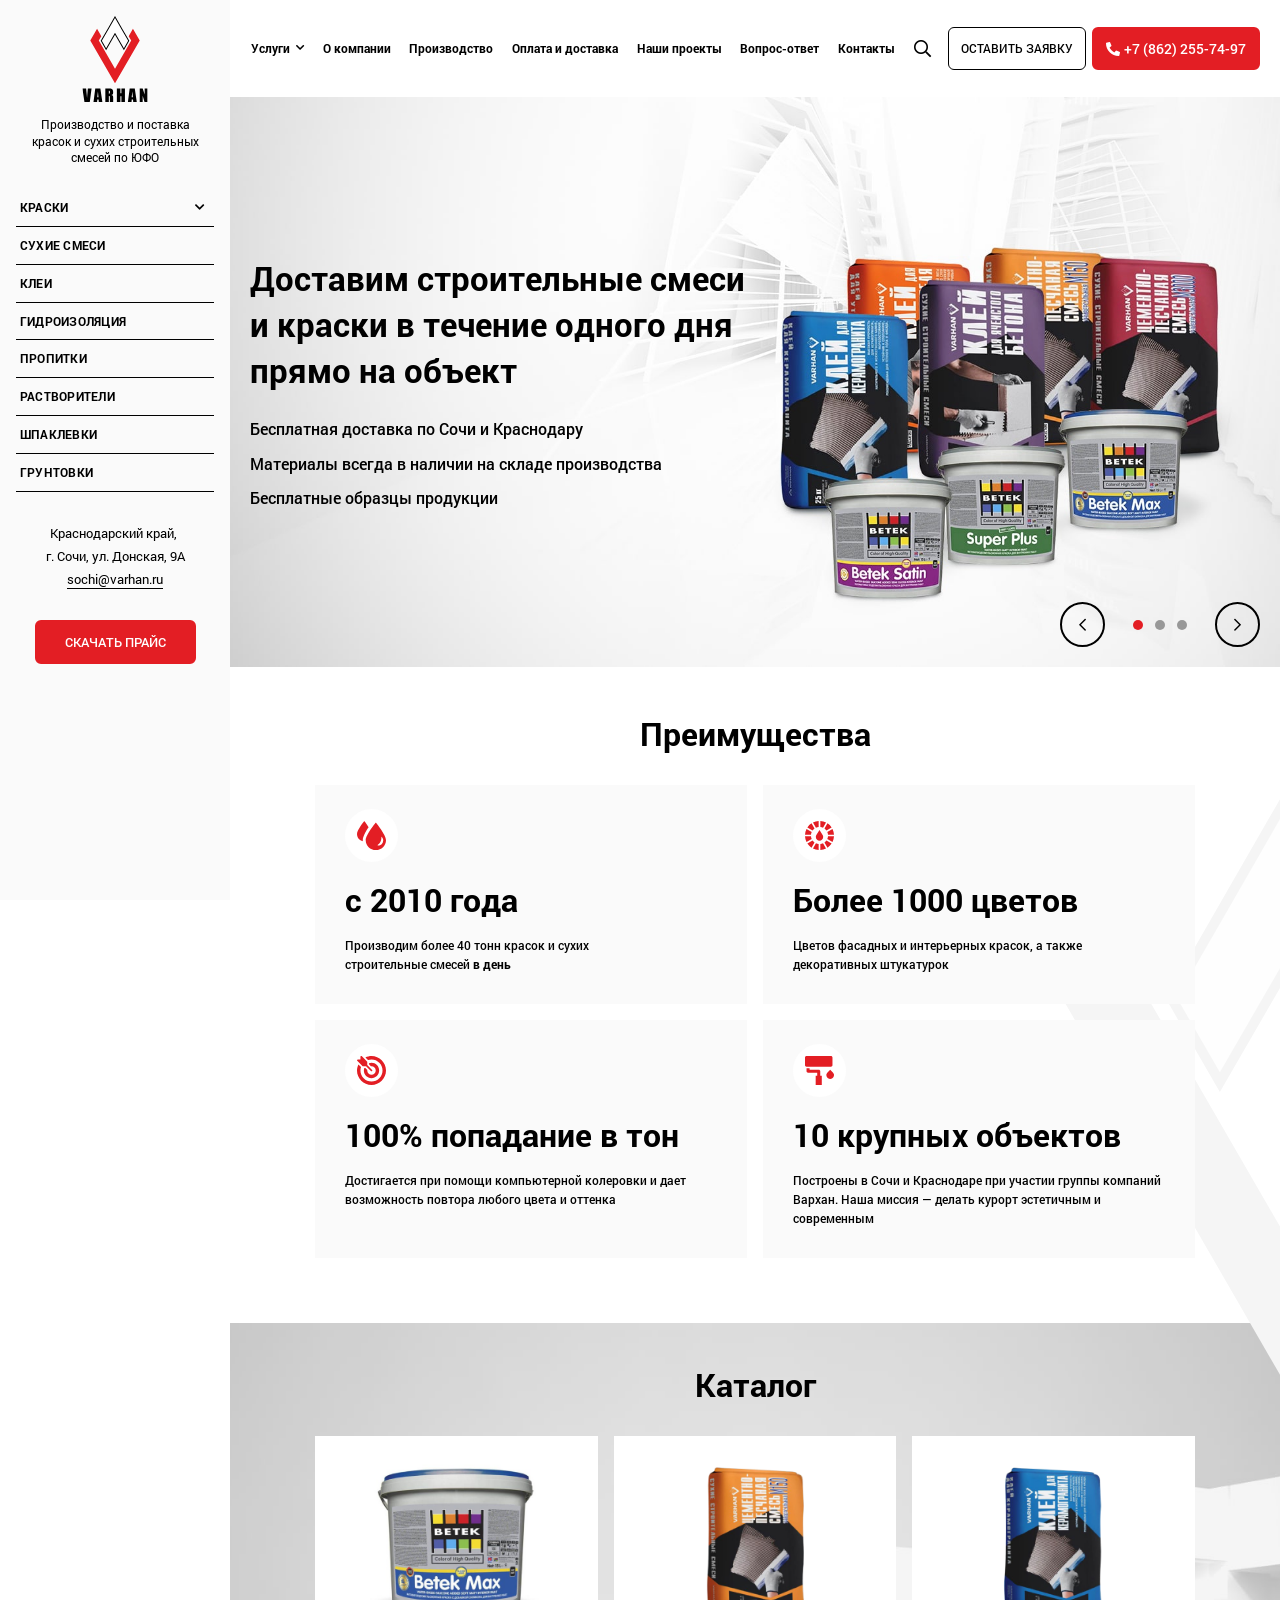
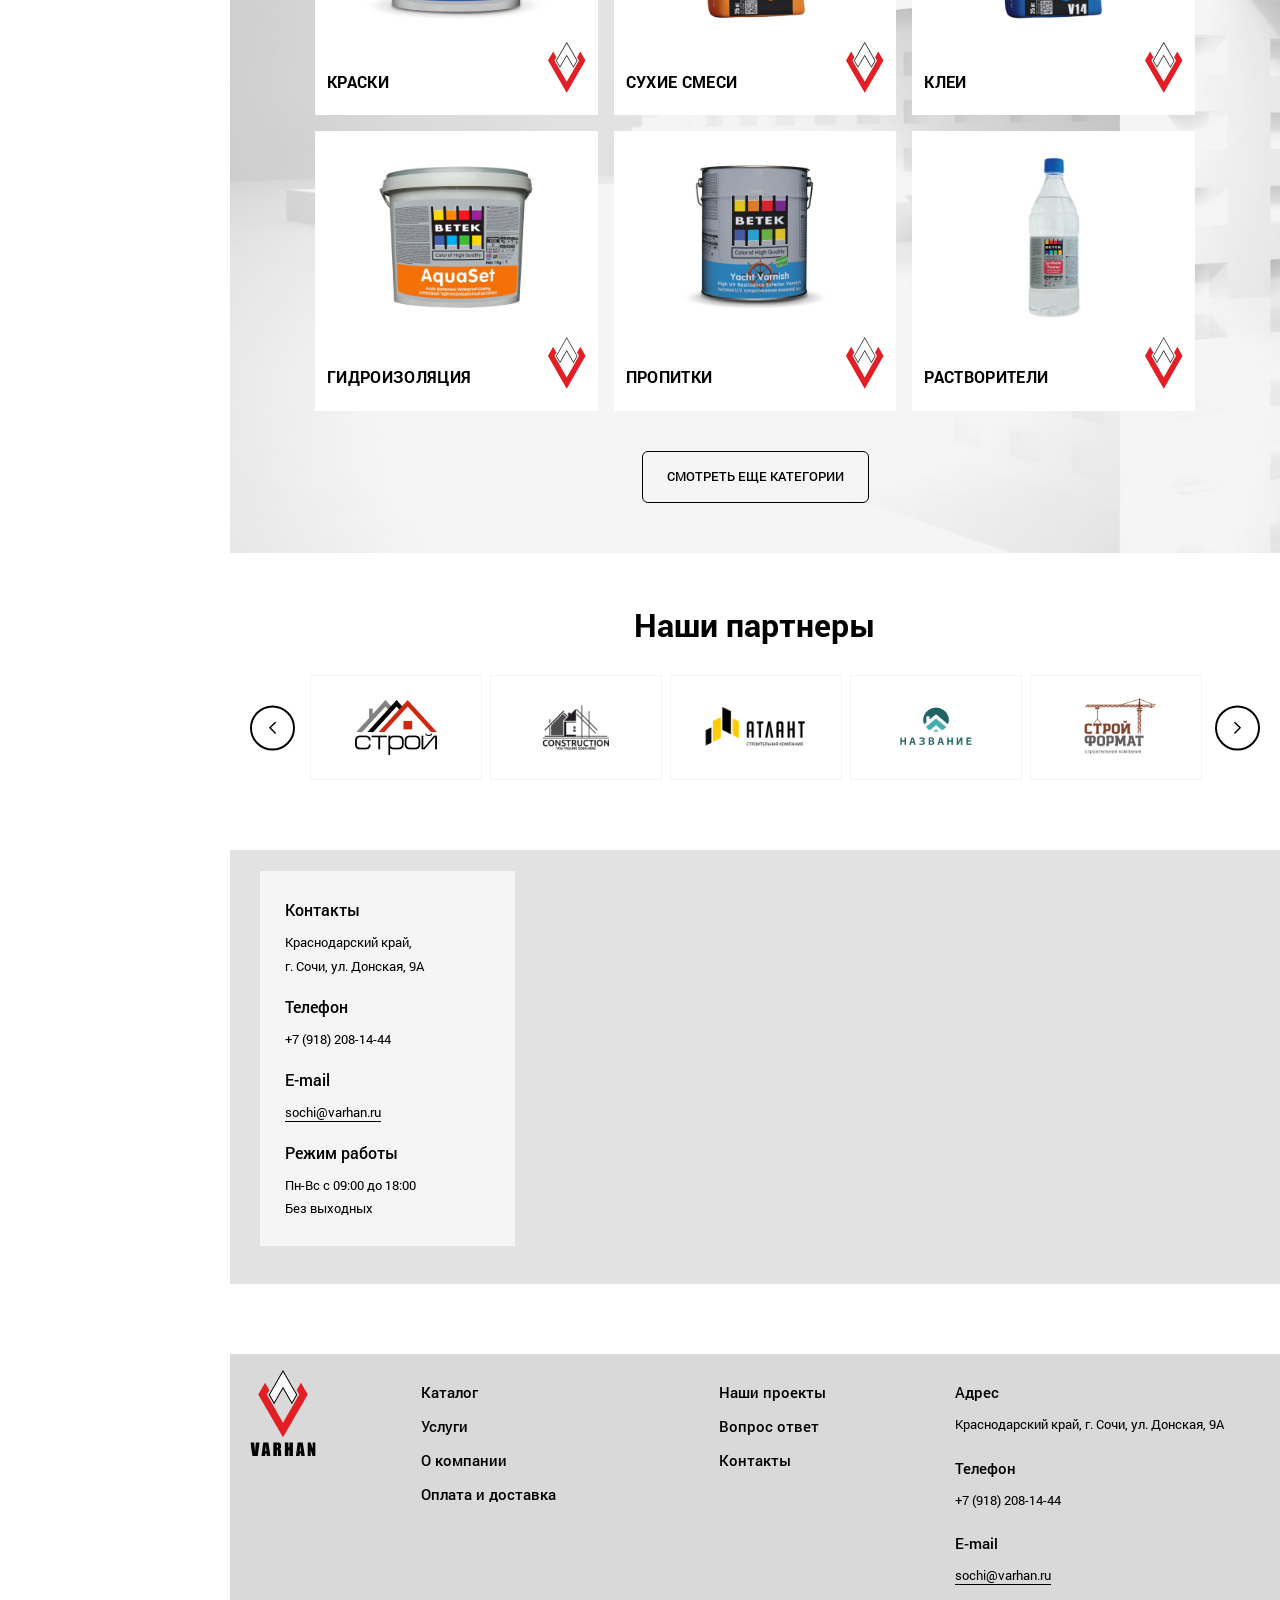
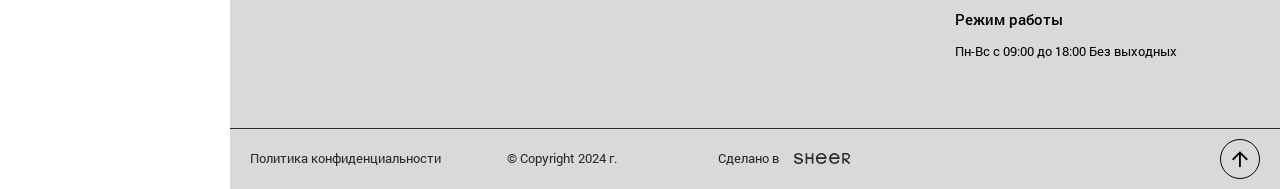
<file: index.html>
<!DOCTYPE html>
<!--[if lt IE 7]><html lang="ru" class="lt-ie9 lt-ie8 lt-ie7"><![endif]-->
<!--[if IE 7]><html lang="ru" class="lt-ie9 lt-ie8"><![endif]-->
<!--[if IE 8]><html lang="ru" class="lt-ie9"><![endif]-->
<!--[if gt IE 8]><!-->
<html lang="ru">
<!--<![endif]-->
<head>
	<meta charset="utf-8" />
	<title>Заголовок</title>
	<meta http-equiv="X-UA-Compatible" content="IE=edge" />
	<meta name="viewport" content="width=device-width, initial-scale=1, maximum-scale=1">
	<meta name="format-detection" content="telephone=no" />
	<link rel="shortcut icon" href="favicon.png" />
	<link rel="stylesheet" href="libs/bootstrap/bootstrap-grid.css" />
	<link rel="stylesheet" href="libs/fontawesome-free-5.12.0-web/css/all.min.css" />
	<link rel="stylesheet" href="libs/fancybox-master/dist/jquery.fancybox.min.css" />
	<link rel="stylesheet" href="libs/slick-1.5.9/slick/slick.css" />
	<link rel="stylesheet" href="libs/slick-1.5.9/slick/slick-theme.css" />
	<link rel="stylesheet" href="css/fonts.css" />
	<link rel="stylesheet" href="css/main.css?ver=1.1" />
	<link rel="stylesheet" href="css/media.css?ver=1.1" />
</head>
<body> 

	<div class="wrapper">

		<div class="sidebar"> 
			<div class="logo-wrap">
				<a href="#" class="logo">
					<img src="img/logo.svg" alt="alt">
				</a>
				<div class="logo-descr">Производство и поставка красок и сухих строительных смесей по ЮФО</div>
			</div>
			<ul class="nav">
				<li class="nav__haschild">
					<a href="#">КРАСКИ</a>
					<ul>
						<li><a href="#">Интерьерные</a></li>
						<li><a href="#">Декоративные</a></li>
						<li><a href="#">Фасадные</a></li>
						<li><a href="#">Синтетические</a></li>
					</ul>
				</li>
				<li><a href="#">СУХИЕ СМЕСИ</a></li>
				<li><a href="#">КЛЕИ</a></li>
				<li><a href="#">ГИДРОИЗОЛЯЦИЯ</a></li>
				<li><a href="#">ПРОПИТКИ</a></li>
				<li><a href="#">РАСТВОРИТЕЛИ</a></li>
				<li><a href="#">ШПАКЛЕВКИ</a></li>
				<li><a href="#">ГРУНТОВКИ</a></li>
			</ul>
			<div class="sidebar__contacts">
				<p>Краснодарский край, </p>
				<p>г. Сочи, ул. Донская, 9А</p>
				<p><a href="mailto:sochi@varhan.ru" class="link-page">sochi@varhan.ru</a></p>
				<a href="#" class="btn-main">скачать прайс</a>
			</div>
		</div>

		<header class="header default">
			<div class="container-fluid">
				<div class="header__wrapper">
					<span class='sandwich'>
						<span class='sw-topper'></span>
						<span class='sw-bottom'></span>
						<span class='sw-footer'></span>
					</span>
					<a href="#" class="logo">
						<img src="img/logo.svg" alt="alt">
					</a>
					<ul class="menu">
						<li class="menu__haschild">
							<a href="#">Услуги</a>
							<ul>
								<li><a href="#">Производство</a></li>
								<li><a href="#">Оплата и доставка</a></li>
								<li><a href="#">Наши проекты</a></li>
								<li><a href="#">Вопрос-ответ</a></li>
							</ul>
						</li>
						<li><a href="#">О компании</a></li>
						<li><a href="#">Производство</a></li>
						<li><a href="#">Оплата и доставка</a></li>
						<li><a href="#">Наши проекты</a></li>
						<li><a href="#">Вопрос-ответ</a></li>
						<li><a href="#">Контакты</a></li>
					</ul>
					<div class="header-search">
						<div class="header-search__form">
							<form>
								<input type="text" placeholder="Поиск" required="required">
								<button class="btn-search"><i class="far fa-search"></i></button>
							</form>
						</div>
						<div class="open-search"><i class="far fa-search"></i></div>
					</div>
					<div class="header__buttons">
						<a href="#" class="btn-main btn-main_page">Оставить заявку</a>
						<a href="tel:+78622557497" class="btn-main btn-main_phone"><i class="fas fa-phone-alt"></i> +7 (862) 255-74-97</a>
					</div>
					<a href="tel:+78622557497" class="phone-mobile"><i class="fas fa-phone-alt"></i></a>
				</div>
			</div>
			<div class="menu-mobile">
				<div class="header-search">
					<div class="header-search__form">
						<form>
							<input type="text" placeholder="Поиск" required="required">
							<button class="btn-search"><i class="far fa-search"></i></button>
						</form>
					</div>
					<div class="open-search"><i class="far fa-search"></i></div>
				</div>
				<ul class="menu">
					<li class="menu__haschild">
						<a href="#">Услуги</a>
						<ul>
							<li><a href="#">Производство</a></li>
							<li><a href="#">Оплата и доставка</a></li>
							<li><a href="#">Наши проекты</a></li>
							<li><a href="#">Вопрос-ответ</a></li>
						</ul>
					</li>
					<li class="menu__haschild">
						<a href="#">Каталог</a>
						<ul>
							<li class="menu__haschild">
								<a href="#">КРАСКИ</a>
								<ul>
									<li><a href="#">Интерьерные</a></li>
									<li><a href="#">Декоративные</a></li>
									<li><a href="#">Фасадные</a></li>
									<li><a href="#">Синтетические</a></li>
								</ul>
							</li>
							<li><a href="#">СУХИЕ СМЕСИ</a></li>
							<li><a href="#">КЛЕИ</a></li>
							<li><a href="#">ГИДРОИЗОЛЯЦИЯ</a></li>
							<li><a href="#">ПРОПИТКИ</a></li>
							<li><a href="#">РАСТВОРИТЕЛИ</a></li>
							<li><a href="#">ШПАКЛЕВКИ</a></li>
							<li><a href="#">ГРУНТОВКИ</a></li>
						</ul>
					</li>
					<li><a href="#">О компании</a></li>
					<li><a href="#">Производство</a></li>
					<li><a href="#">Оплата и доставка</a></li>
					<li><a href="#">Наши проекты</a></li>
					<li><a href="#">Вопрос-ответ</a></li>
					<li><a href="#">Контакты</a></li>
				</ul>
				<p>Краснодарский край, </p>
				<p>г. Сочи, ул. Донская, 9А</p>
				<p><a href="mailto:sochi@varhan.ru" class="link-page">sochi@varhan.ru</a></p>
				<a href="#" class="btn-main">скачать прайс</a>
				<div class="header__buttons">
					<a href="#" class="btn-main btn-main_page">Оставить заявку</a>
					<a href="tel:+78622557497" class="btn-main btn-main_phone"><i class="fas fa-phone-alt"></i> +7 (862) 255-74-97</a>
				</div>
			</div>
			<div class="menu-overlay"></div>
		</header>

		<section class="billbord">
			<div class="slider-billbord">
				<div>
					<div class="billbord-block">
						<div class="container-fluid">
							<div class="billbord-block__content">
								<h2 class="title-big">Доставим строительные смеси и краски в течение одного дня прямо на объект</h2>
								<div class="descr-billbord">
									<p>Бесплатная доставка по Сочи и Краснодару</p>
									<p>Материалы всегда в наличии на складе производства</p>
									<p>Бесплатные образцы продукции</p>
								</div>
							</div>
						</div>
						<div class="billbord-block__image">
							<img src="img/billbord1.jpg" alt="alt">
						</div>
					</div>
				</div>
				<div>
					<div class="billbord-block">
						<div class="container-fluid">
							<div class="billbord-block__content">
								<h2 class="title-big">Доставим строительные смеси и краски в течение одного дня прямо на объект</h2>
								<div class="descr-billbord">
									<p>Бесплатная доставка по Сочи и Краснодару</p>
									<p>Материалы всегда в наличии на складе производства</p>
									<p>Бесплатные образцы продукции</p>
								</div>
							</div>
						</div>
						<div class="billbord-block__image">
							<img src="img/billbord1.jpg" alt="alt">
						</div>
					</div>
				</div>
				<div>
					<div class="billbord-block">
						<div class="container-fluid">
							<div class="billbord-block__content">
								<h2 class="title-big">Доставим строительные смеси и краски в течение одного дня прямо на объект</h2>
								<div class="descr-billbord">
									<p>Бесплатная доставка по Сочи и Краснодару</p>
									<p>Материалы всегда в наличии на складе производства</p>
									<p>Бесплатные образцы продукции</p>
								</div>
							</div>
						</div>
						<div class="billbord-block__image">
							<img src="img/billbord1.jpg" alt="alt">
						</div>
					</div>
				</div>
			</div>
			<div class="container-fluid">
				<div class="controls-slider"></div>
			</div>
		</section>

		<section class="advantages">
			<div class="container">
				<h2 class="title-section">Преимущества</h2>
				<div class="row row_main">
					<div class="col-6">
						<div class="item-advantage">
							<div class="item-advantage__icon">
								<img src="img/ic_avd1.svg" alt="alt">
							</div>
							<div class="item-advantage__title">с 2010 года</div>
							<p>Производим более 40 тонн красок и сухих <br>строительные смесей <strong>в день</strong></p>
						</div>
					</div>
					<div class="col-6">
						<div class="item-advantage">
							<div class="item-advantage__icon">
								<img src="img/ic_avd2.svg" alt="alt">
							</div>
							<div class="item-advantage__title">Более 1000 цветов</div>
							<p>Цветов фасадных и интерьерных красок, а также <br>декоративных штукатурок</p>
						</div>
					</div>
					<div class="col-6">
						<div class="item-advantage">
							<div class="item-advantage__icon">
								<img src="img/ic_avd3.svg" alt="alt">
							</div>
							<div class="item-advantage__title">100% попадание в тон</div>
							<p>Достигается при помощи компьютерной колеровки и дает возможность повтора любого цвета и оттенка </p>
						</div>
					</div>
					<div class="col-6">
						<div class="item-advantage">
							<div class="item-advantage__icon">
								<img src="img/ic_avd4.svg" alt="alt">
							</div>
							<div class="item-advantage__title">10 крупных объектов</div>
							<p>Построены в Сочи и Краснодаре при участии группы компаний Вархан. Наша миссия — делать курорт эстетичным и современным</p>
						</div>
					</div>
				</div>
				<div class="advantages__bg">
					<img src="img/bg_logo.svg" alt="alt">
				</div>
			</div>
		</section>

		<section class="categories">
			<div class="container">
				<h2 class="title-section">Каталог</h2>
				<div class="row row_main">
					<div class="col-lg-4 col-6">
						<a href="#" class="item-category">
							<span class="item-category__image">
								<img src="img/category1.png" alt="alt">
							</span>
							<span class="item-category__bottom">
								<span class="item-category__title">краски</span>
								<span class="item-category__logo">
									<img src="img/logo_min.svg" alt="alt">
								</span>
							</span>
						</a>
					</div>
					<div class="col-lg-4 col-6">
						<a href="#" class="item-category">
							<span class="item-category__image">
								<img src="img/category2.png" alt="alt">
							</span>
							<span class="item-category__bottom">
								<span class="item-category__title">сухие смеси</span>
								<span class="item-category__logo">
									<img src="img/logo_min.svg" alt="alt">
								</span>
							</span>
						</a>
					</div>
					<div class="col-lg-4 col-6">
						<a href="#" class="item-category">
							<span class="item-category__image">
								<img src="img/category3.png" alt="alt">
							</span>
							<span class="item-category__bottom">
								<span class="item-category__title">клеи</span>
								<span class="item-category__logo">
									<img src="img/logo_min.svg" alt="alt">
								</span>
							</span>
						</a>
					</div>
					<div class="col-lg-4 col-6">
						<a href="#" class="item-category">
							<span class="item-category__image">
								<img src="img/category4.png" alt="alt">
							</span>
							<span class="item-category__bottom">
								<span class="item-category__title">гидроизоляция</span>
								<span class="item-category__logo">
									<img src="img/logo_min.svg" alt="alt">
								</span>
							</span>
						</a>
					</div>
					<div class="col-lg-4 col-6">
						<a href="#" class="item-category">
							<span class="item-category__image">
								<img src="img/category5.png" alt="alt">
							</span>
							<span class="item-category__bottom">
								<span class="item-category__title">пропитки</span>
								<span class="item-category__logo">
									<img src="img/logo_min.svg" alt="alt">
								</span>
							</span>
						</a>
					</div>
					<div class="col-lg-4 col-6">
						<a href="#" class="item-category">
							<span class="item-category__image">
								<img src="img/category6.png" alt="alt">
							</span>
							<span class="item-category__bottom">
								<span class="item-category__title">растворители</span>
								<span class="item-category__logo">
									<img src="img/logo_min.svg" alt="alt">
								</span>
							</span>
						</a>
					</div>
				</div>
				<div class="bottom-button">
					<a href="#" class="btn-main btn-main_page">Смотреть еще категории</a>
				</div>
			</div>
		</section>

		<section class="partners">
			<div class="container-fluid">
				<h1 class="title-section">Наши партнеры</h1>
				<div class="slider-partners">
					<div>
						<div class="item-partner">
							<img src="img/partner1.png" alt="alt">
						</div>
					</div>
					<div>
						<div class="item-partner">
							<img src="img/partner2.png" alt="alt">
						</div>
					</div>
					<div>
						<div class="item-partner">
							<img src="img/partner3.png" alt="alt">
						</div>
					</div>
					<div>
						<div class="item-partner">
							<img src="img/partner4.png" alt="alt">
						</div>
					</div>
					<div>
						<div class="item-partner">
							<img src="img/partner5.png" alt="alt">
						</div>
					</div>
					<div>
						<div class="item-partner">
							<img src="img/partner1.png" alt="alt">
						</div>
					</div>
					<div>
						<div class="item-partner">
							<img src="img/partner2.png" alt="alt">
						</div>
					</div>
					<div>
						<div class="item-partner">
							<img src="img/partner3.png" alt="alt">
						</div>
					</div>
				</div>
			</div>
		</section>

		<section class="contacts">
			<div class="container-fluid">
				<div class="contacts-block">
					<div class="contacts-block__item">
						<div class="title-min">Контакты</div>
						<p>Краснодарский край, <br>г. Сочи, ул. Донская, 9А</p>
					</div>
					<div class="contacts-block__item">
						<div class="title-min">Телефон</div>
						<p><a href="tel:+79182081444">+7 (918) 208-14-44</a></p>
					</div>
					<div class="contacts-block__item">
						<div class="title-min">E-mail</div>
						<p><a href="mailto:sochi@varhan.ru" class="link-page">sochi@varhan.ru</a></p>
					</div>
					<div class="contacts-block__item">
						<div class="title-min">Режим работы</div>
						<p>Пн-Вс с 09:00 до 18:00</p>
						<p>Без выходных</p>
					</div>
				</div>
			</div>
			<div id="map"></div>
		</section>

		<footer class="footer">
			<div class="container-fluid">
				<div class="row">
					<div class="col-lg-2">
						<a href="#" class="logo">
							<img src="img/logo.svg" alt="alt">
						</a>
					</div>
					<div class="col-lg-7">
						<ul class="footer__nav">
							<li><a href="#">Каталог</a></li>
							<li><a href="#">Услуги</a></li>
							<li><a href="#">О компании</a></li>
							<li><a href="#">Оплата и доставка</a></li>
							<li><a href="#">Наши проекты</a></li>
							<li><a href="#">Вопрос ответ</a></li>
							<li><a href="#">Контакты</a></li>
						</ul>
					</div>
					<div class="col-lg">
						<div class="footer__contacts">
							<div class="footer__item">
								<div class="footer__title">Адрес</div>
								<p>Краснодарский край, г. Сочи, ул. Донская, 9А</p>
							</div>
							<div class="footer__item">
								<div class="footer__title">Телефон</div>
								<p><a href="tel:+79182081444">+7 (918) 208-14-44</a></p>
							</div>
							<div class="footer__item">
								<div class="footer__title">E-mail</div>
								<p><a href="mailto:sochi@varhan.ru" class="link-page">sochi@varhan.ru</a></p>
							</div>
							<div class="footer__item">
								<div class="footer__title">Режим работы</div>
								<p>Пн-Вс с 09:00 до 18:00 Без выходных</p>
							</div>
						</div>
					</div>
				</div>
			</div>
			<div class="footer-bottom">
				<div class="container-fluid">
					<div class="row align-items-center">
						<div class="col-xl-3 col-lg">
							<a href="#">Политика конфиденциальности </a>
						</div>
						<div class="col-xl-3 col-lg">
							<p>© Copyright  2024 г.</p>
						</div>
						<div class="col-xl-3 col-lg">
							<div class="create">Сделано в <a href="#"><img src="img/copy.svg" alt="alt"></a></div>
						</div>
						<div class="col-xl-3 col-lg-2">
							<a href="#" class="btn_top"><i class="far fa-arrow-up"></i></a>
						</div>
					</div>
				</div>
			</div>
		</footer>
		
	</div>

	<!--[if lt IE 9]>
	<script src="libs/html5shiv/es5-shim.min.js"></script>
	<script src="libs/html5shiv/html5shiv.min.js"></script>
	<script src="libs/html5shiv/html5shiv-printshiv.min.js"></script>
	<script src="libs/respond/respond.min.js"></script>
	<![endif]-->
	<script src="libs/jquery/jquery-3.6.0.min.js"></script>
	<script src="libs/jquery-mousewheel/jquery.mousewheel.min.js"></script>
	<script src="libs/fancybox-master/dist/jquery.fancybox.min.js"></script>
	<script src="libs/slick-1.5.9/slick/slick.min.js"></script>
	<script src="libs/scroll2id/PageScroll2id.min.js"></script>
	<script src="libs/mask/jquery.maskedinput.js"></script>
	<script src="libs/jQueryFormStyler-master/jquery.formstyler.min.js"></script>
	<script src="js/common.js?ver=1.1"></script>
	<script src="https://api-maps.yandex.ru/2.1/?lang=ru_RU"></script>
	<script>
		$(document).ready(function () {
			ymaps.ready(init);

			function init() {
				var myMap = new ymaps.Map('map', {
					center: [43.617441, 39.723834],
					zoom: 16
				}, {
					searchControlProvider: 'yandex#search'
				});

				myPlacemark = new ymaps.Placemark([43.617441, 39.723834], {
				}, {
					iconLayout: 'default#image',
					iconImageHref: 'img/pin.svg',
					hideIconOnBalloonOpen: false,
					iconImageSize: [45, 74],
					iconImageOffset: [-22, -74],
					balloonOffset: [0, -74]
				});
				myMap.controls.remove('searchControl');
				myMap.behaviors.disable('scrollZoom');
				myMap.geoObjects.add(myPlacemark);
			}
		});
	</script>
	<!-- Yandex.Metrika counter --><!-- /Yandex.Metrika counter -->
	<!-- Google Analytics counter --><!-- /Google Analytics counter -->
</body>
</html>
</file>
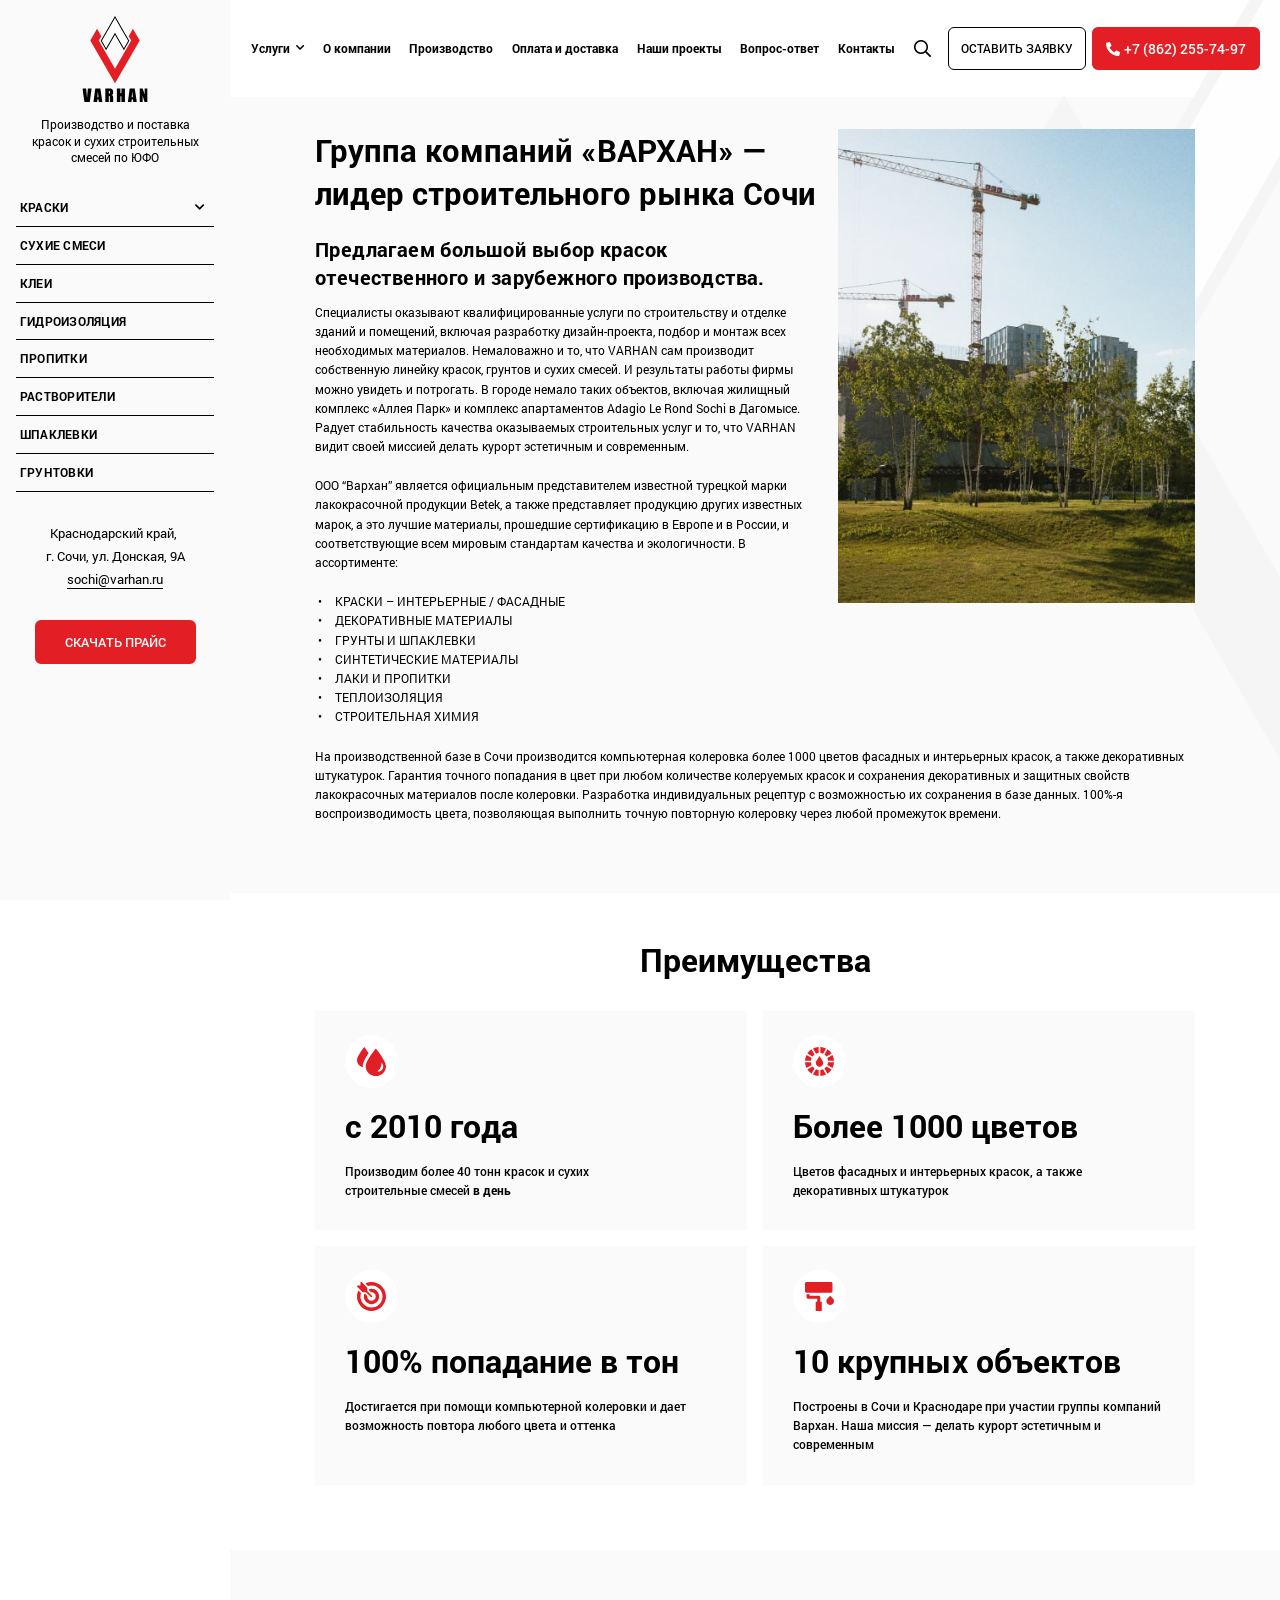
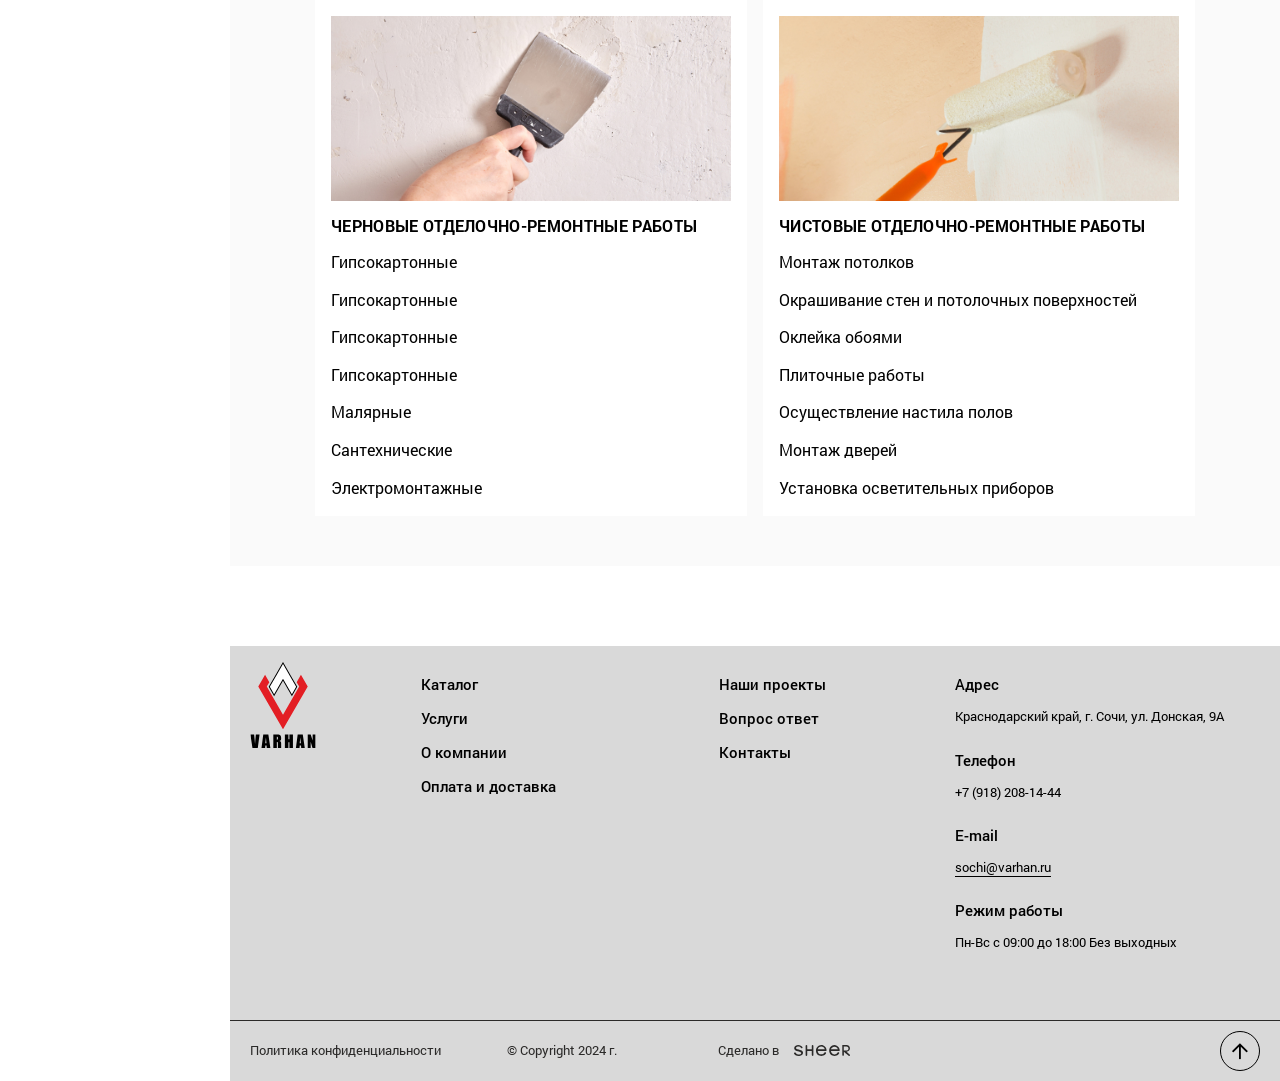
<file: about.html>
<!DOCTYPE html>
<!--[if lt IE 7]><html lang="ru" class="lt-ie9 lt-ie8 lt-ie7"><![endif]-->
<!--[if IE 7]><html lang="ru" class="lt-ie9 lt-ie8"><![endif]-->
<!--[if IE 8]><html lang="ru" class="lt-ie9"><![endif]-->
<!--[if gt IE 8]><!-->
<html lang="ru">
<!--<![endif]-->
<head>
	<meta charset="utf-8" />
	<title>Заголовок</title>
	<meta http-equiv="X-UA-Compatible" content="IE=edge" />
	<meta name="viewport" content="width=device-width, initial-scale=1, maximum-scale=1">
	<meta name="format-detection" content="telephone=no" />
	<link rel="shortcut icon" href="favicon.png" />
	<link rel="stylesheet" href="libs/bootstrap/bootstrap-grid.css" />
	<link rel="stylesheet" href="libs/fontawesome-free-5.12.0-web/css/all.min.css" />
	<link rel="stylesheet" href="libs/fancybox-master/dist/jquery.fancybox.min.css" />
	<link rel="stylesheet" href="libs/slick-1.5.9/slick/slick.css" />
	<link rel="stylesheet" href="libs/slick-1.5.9/slick/slick-theme.css" />
	<link rel="stylesheet" href="css/fonts.css" />
	<link rel="stylesheet" href="css/main.css?ver=1.3" />
	<link rel="stylesheet" href="css/media.css?ver=1.3" />
</head>
<body>  
 
	<div class="wrapper wrapper_page">  

		<div class="sidebar"> 
			<div class="logo-wrap">
				<a href="#" class="logo">
					<img src="img/logo.svg" alt="alt">
				</a>
				<div class="logo-descr">Производство и поставка красок и сухих строительных смесей по ЮФО</div>
			</div>
			<ul class="nav">
				<li class="nav__haschild">
					<a href="#">КРАСКИ</a>
					<ul>
						<li><a href="#">Интерьерные</a></li>
						<li><a href="#">Декоративные</a></li>
						<li><a href="#">Фасадные</a></li>
						<li><a href="#">Синтетические</a></li>
					</ul>
				</li>
				<li><a href="#">СУХИЕ СМЕСИ</a></li>
				<li><a href="#">КЛЕИ</a></li>
				<li><a href="#">ГИДРОИЗОЛЯЦИЯ</a></li>
				<li><a href="#">ПРОПИТКИ</a></li>
				<li><a href="#">РАСТВОРИТЕЛИ</a></li>
				<li><a href="#">ШПАКЛЕВКИ</a></li>
				<li><a href="#">ГРУНТОВКИ</a></li>
			</ul>
			<div class="sidebar__contacts">
				<p>Краснодарский край, </p>
				<p>г. Сочи, ул. Донская, 9А</p>
				<p><a href="mailto:sochi@varhan.ru" class="link-page">sochi@varhan.ru</a></p>
				<a href="#" class="btn-main">скачать прайс</a>
			</div>
		</div>

		<header class="header default">
			<div class="container-fluid">
				<div class="header__wrapper">
					<span class='sandwich'>
						<span class='sw-topper'></span>
						<span class='sw-bottom'></span>
						<span class='sw-footer'></span>
					</span>
					<a href="#" class="logo">
						<img src="img/logo.svg" alt="alt">
					</a>
					<ul class="menu">
						<li class="menu__haschild">
							<a href="#">Услуги</a>
							<ul>
								<li><a href="#">Производство</a></li>
								<li><a href="#">Оплата и доставка</a></li>
								<li><a href="#">Наши проекты</a></li>
								<li><a href="#">Вопрос-ответ</a></li>
							</ul>
						</li>
						<li><a href="#">О компании</a></li>
						<li><a href="#">Производство</a></li>
						<li><a href="#">Оплата и доставка</a></li>
						<li><a href="#">Наши проекты</a></li>
						<li><a href="#">Вопрос-ответ</a></li>
						<li><a href="#">Контакты</a></li>
					</ul>
					<div class="header-search">
						<div class="header-search__form">
							<form>
								<input type="text" placeholder="Поиск" required="required">
								<button class="btn-search"><i class="far fa-search"></i></button>
							</form>
						</div>
						<div class="open-search"><i class="far fa-search"></i></div>
					</div>
					<div class="header__buttons">
						<a href="#" class="btn-main btn-main_page">Оставить заявку</a>
						<a href="tel:+78622557497" class="btn-main btn-main_phone"><i class="fas fa-phone-alt"></i> +7 (862) 255-74-97</a>
					</div>
					<a href="tel:+78622557497" class="phone-mobile"><i class="fas fa-phone-alt"></i></a>
				</div>
			</div>
			<div class="menu-mobile">
				<div class="header-search">
					<div class="header-search__form">
						<form>
							<input type="text" placeholder="Поиск" required="required">
							<button class="btn-search"><i class="far fa-search"></i></button>
						</form>
					</div>
					<div class="open-search"><i class="far fa-search"></i></div>
				</div>
				<ul class="menu">
					<li class="menu__haschild">
						<a href="#">Услуги</a>
						<ul>
							<li><a href="#">Производство</a></li>
							<li><a href="#">Оплата и доставка</a></li>
							<li><a href="#">Наши проекты</a></li>
							<li><a href="#">Вопрос-ответ</a></li>
						</ul>
					</li>
					<li class="menu__haschild">
						<a href="#">Каталог</a>
						<ul>
							<li class="menu__haschild">
								<a href="#">КРАСКИ</a>
								<ul>
									<li><a href="#">Интерьерные</a></li>
									<li><a href="#">Декоративные</a></li>
									<li><a href="#">Фасадные</a></li>
									<li><a href="#">Синтетические</a></li>
								</ul>
							</li>
							<li><a href="#">СУХИЕ СМЕСИ</a></li>
							<li><a href="#">КЛЕИ</a></li>
							<li><a href="#">ГИДРОИЗОЛЯЦИЯ</a></li>
							<li><a href="#">ПРОПИТКИ</a></li>
							<li><a href="#">РАСТВОРИТЕЛИ</a></li>
							<li><a href="#">ШПАКЛЕВКИ</a></li>
							<li><a href="#">ГРУНТОВКИ</a></li>
						</ul>
					</li>
					<li><a href="#">О компании</a></li>
					<li><a href="#">Производство</a></li>
					<li><a href="#">Оплата и доставка</a></li>
					<li><a href="#">Наши проекты</a></li>
					<li><a href="#">Вопрос-ответ</a></li>
					<li><a href="#">Контакты</a></li>
				</ul>
				<p>Краснодарский край, </p>
				<p>г. Сочи, ул. Донская, 9А</p>
				<p><a href="mailto:sochi@varhan.ru" class="link-page">sochi@varhan.ru</a></p>
				<a href="#" class="btn-main">скачать прайс</a>
				<div class="header__buttons">
					<a href="#" class="btn-main btn-main_page">Оставить заявку</a>
					<a href="tel:+78622557497" class="btn-main btn-main_phone"><i class="fas fa-phone-alt"></i> +7 (862) 255-74-97</a>
				</div>
			</div>
			<div class="menu-overlay"></div>
		</header>

		<section class="page-about">
			<div class="container">
				<div class="row">
					<div class="col-lg-7">
						<h1>Группа компаний «ВАРХАН» — лидер строительного рынка Сочи</h1>
						<h2>Предлагаем большой выбор красок отечественного и зарубежного производства.</h2>
						<p>Специалисты оказывают квалифицированные услуги по строительству и отделке зданий и помещений, включая разработку дизайн-проекта, подбор и монтаж всех необходимых материалов. Немаловажно и то, что VARHAN сам производит собственную линейку красок, грунтов и сухих смесей. И результаты работы фирмы можно увидеть и потрогать. В городе немало таких объектов, включая жилищный комплекс «Аллея Парк» и комплекс апартаментов Adagio Le Rond Sochi в Дагомысе. Радует стабильность качества оказываемых строительных услуг и то, что VARHAN видит своей миссией делать курорт эстетичным и современным.</p>
						<p>ООО “Вархан” является официальным представителем известной турецкой марки лакокрасочной продукции Betek, а также представляет продукцию других известных марок, а это лучшие материалы, прошедшие сертификацию в Европе и в России, и соответствующие всем мировым стандартам качества и экологичности. В ассортименте: </p>
						<ul>
							<li>КРАСКИ – ИНТЕРЬЕРНЫЕ / ФАСАДНЫЕ</li>
							<li>ДЕКОРАТИВНЫЕ МАТЕРИАЛЫ</li>
							<li>ГРУНТЫ И ШПАКЛЕВКИ</li>
							<li>СИНТЕТИЧЕСКИЕ МАТЕРИАЛЫ</li>
							<li>ЛАКИ И ПРОПИТКИ</li>
							<li>ТЕПЛОИЗОЛЯЦИЯ</li>
							<li>СТРОИТЕЛЬНАЯ ХИМИЯ</li>
						</ul>
					</div>
					<div class="col-lg-5">
						<img src="img/about1.jpg" alt="alt">
					</div>
				</div>
				<p>На производственной базе в Сочи производится компьютерная колеровка более 1000 цветов фасадных и интерьерных красок, а также декоративных штукатурок. Гарантия точного попадания в цвет при любом количестве колеруемых красок и сохранения декоративных и защитных свойств лакокрасочных материалов после колеровки. Разработка индивидуальных рецептур с возможностью их сохранения в базе данных. 100%-я воспроизводимость цвета, позволяющая выполнить точную повторную колеровку через любой промежуток времени.</p>
				<div class="bg-logo">
					<img src="img/bg_logo.svg" alt="alt">
				</div>
			</div>
		</section>

		<section class="advantages">
			<div class="container">
				<h2 class="title-section">Преимущества</h2>
				<div class="row row_main">
					<div class="col-6">
						<div class="item-advantage">
							<div class="item-advantage__icon">
								<img src="img/ic_avd1.svg" alt="alt">
							</div>
							<div class="item-advantage__title">с 2010 года</div>
							<p>Производим более 40 тонн красок и сухих <br>строительные смесей <strong>в день</strong></p>
						</div>
					</div>
					<div class="col-6">
						<div class="item-advantage">
							<div class="item-advantage__icon">
								<img src="img/ic_avd2.svg" alt="alt">
							</div>
							<div class="item-advantage__title">Более 1000 цветов</div>
							<p>Цветов фасадных и интерьерных красок, а также <br>декоративных штукатурок</p>
						</div>
					</div>
					<div class="col-6">
						<div class="item-advantage">
							<div class="item-advantage__icon">
								<img src="img/ic_avd3.svg" alt="alt">
							</div>
							<div class="item-advantage__title">100% попадание в тон</div>
							<p>Достигается при помощи компьютерной колеровки и дает возможность повтора любого цвета и оттенка </p>
						</div>
					</div>
					<div class="col-6">
						<div class="item-advantage">
							<div class="item-advantage__icon">
								<img src="img/ic_avd4.svg" alt="alt">
							</div>
							<div class="item-advantage__title">10 крупных объектов</div>
							<p>Построены в Сочи и Краснодаре при участии группы компаний Вархан. Наша миссия — делать курорт эстетичным и современным</p>
						</div>
					</div>
				</div>
				<div class="advantages__bg">
					<img src="img/bg_logo.svg" alt="alt">
				</div>
			</div>
		</section>

		<section class="services">
			<div class="container">
				<div class="row row_main">
					<div class="col-lg-6">
						<div class="unit-services">
							<div class="unit-services__image">
								<img src="img/unit_services1.jpg" alt="alt">
							</div>
							<h3 class="unit-services__title">Черновые отделочно-ремонтные работы</h3>
							<ul>
								<li>Гипсокартонные</li>
								<li>Гипсокартонные</li>
								<li>Гипсокартонные</li>
								<li>Гипсокартонные</li>
								<li>Малярные</li>
								<li>Сантехнические</li>
								<li>Электромонтажные</li>
							</ul>
						</div>
					</div>
					<div class="col-lg-6">
						<div class="unit-services">
							<div class="unit-services__image">
								<img src="img/unit_services2.jpg" alt="alt">
							</div>
							<h3 class="unit-services__title">Чистовые отделочно-ремонтные работы</h3>
							<ul>
								<li>Монтаж потолков</li>
								<li>Окрашивание стен и потолочных поверхностей</li>
								<li>Оклейка обоями</li>
								<li>Плиточные работы</li>
								<li>Осуществление настила полов</li>
								<li>Монтаж дверей</li>
								<li>Установка осветительных приборов</li>
							</ul>
						</div>
					</div>
				</div>
			</div>
		</section>

		<footer class="footer">
			<div class="container-fluid">
				<div class="row">
					<div class="col-lg-2">
						<a href="#" class="logo">
							<img src="img/logo.svg" alt="alt">
						</a>
					</div>
					<div class="col-lg-7">
						<ul class="footer__nav">
							<li><a href="#">Каталог</a></li>
							<li><a href="#">Услуги</a></li>
							<li><a href="#">О компании</a></li>
							<li><a href="#">Оплата и доставка</a></li>
							<li><a href="#">Наши проекты</a></li>
							<li><a href="#">Вопрос ответ</a></li>
							<li><a href="#">Контакты</a></li>
						</ul>
					</div>
					<div class="col-lg">
						<div class="footer__contacts">
							<div class="footer__item">
								<div class="footer__title">Адрес</div>
								<p>Краснодарский край, г. Сочи, ул. Донская, 9А</p>
							</div>
							<div class="footer__item">
								<div class="footer__title">Телефон</div>
								<p><a href="tel:+79182081444">+7 (918) 208-14-44</a></p>
							</div>
							<div class="footer__item">
								<div class="footer__title">E-mail</div>
								<p><a href="mailto:sochi@varhan.ru" class="link-page">sochi@varhan.ru</a></p>
							</div>
							<div class="footer__item">
								<div class="footer__title">Режим работы</div>
								<p>Пн-Вс с 09:00 до 18:00 Без выходных</p>
							</div>
						</div>
					</div>
				</div>
			</div>
			<div class="footer-bottom">
				<div class="container-fluid">
					<div class="row align-items-center">
						<div class="col-xl-3 col-lg">
							<a href="#">Политика конфиденциальности </a>
						</div>
						<div class="col-xl-3 col-lg">
							<p>© Copyright  2024 г.</p>
						</div>
						<div class="col-xl-3 col-lg">
							<div class="create">Сделано в <a href="#"><img src="img/copy.svg" alt="alt"></a></div>
						</div>
						<div class="col-xl-3 col-lg-2">
							<a href="#" class="btn_top"><i class="far fa-arrow-up"></i></a>
						</div>
					</div>
				</div>
			</div>
		</footer>
		
	</div>

	<!--[if lt IE 9]>
	<script src="libs/html5shiv/es5-shim.min.js"></script>
	<script src="libs/html5shiv/html5shiv.min.js"></script>
	<script src="libs/html5shiv/html5shiv-printshiv.min.js"></script>
	<script src="libs/respond/respond.min.js"></script>
	<![endif]-->
	<script src="libs/jquery/jquery-3.6.0.min.js"></script>
	<script src="libs/jquery-mousewheel/jquery.mousewheel.min.js"></script>
	<script src="libs/fancybox-master/dist/jquery.fancybox.min.js"></script>
	<script src="libs/slick-1.5.9/slick/slick.min.js"></script>
	<script src="libs/scroll2id/PageScroll2id.min.js"></script>
	<script src="libs/mask/jquery.maskedinput.js"></script>
	<script src="libs/jQueryFormStyler-master/jquery.formstyler.min.js"></script>
	<script src="js/common.js?ver=1.3"></script>
	<!-- Yandex.Metrika counter --><!-- /Yandex.Metrika counter -->
	<!-- Google Analytics counter --><!-- /Google Analytics counter -->
</body>
</html>
</file>
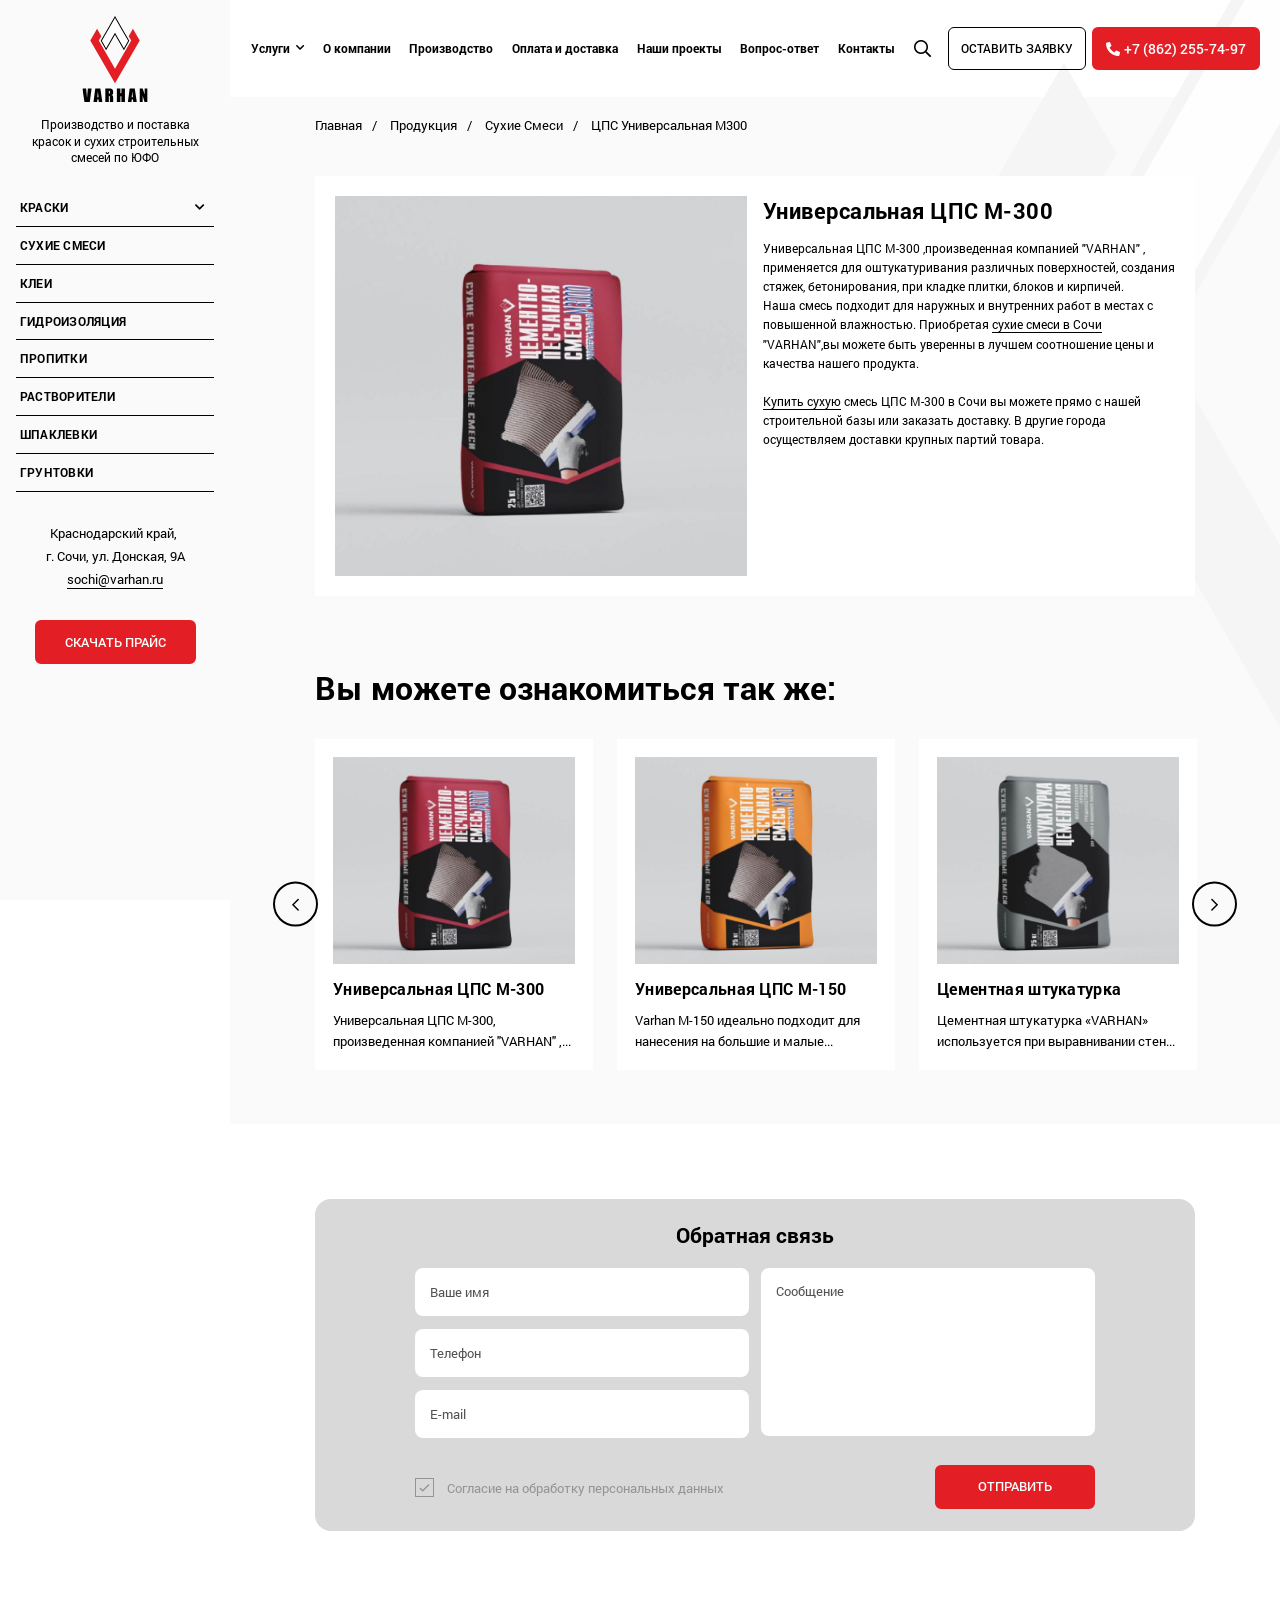
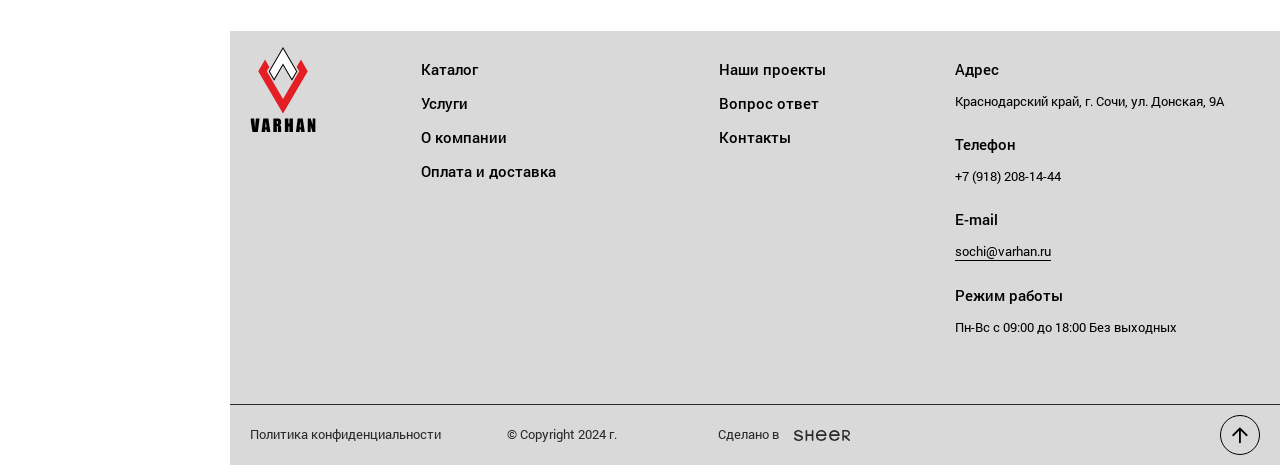
<file: card.html>
<!DOCTYPE html>
<!--[if lt IE 7]><html lang="ru" class="lt-ie9 lt-ie8 lt-ie7"><![endif]-->
<!--[if IE 7]><html lang="ru" class="lt-ie9 lt-ie8"><![endif]-->
<!--[if IE 8]><html lang="ru" class="lt-ie9"><![endif]-->
<!--[if gt IE 8]><!-->
<html lang="ru">
<!--<![endif]-->
<head>
	<meta charset="utf-8" />
	<title>Заголовок</title>
	<meta http-equiv="X-UA-Compatible" content="IE=edge" />
	<meta name="viewport" content="width=device-width, initial-scale=1, maximum-scale=1">
	<meta name="format-detection" content="telephone=no" />
	<link rel="shortcut icon" href="favicon.png" />
	<link rel="stylesheet" href="libs/bootstrap/bootstrap-grid.css" />
	<link rel="stylesheet" href="libs/fontawesome-free-5.12.0-web/css/all.min.css" />
	<link rel="stylesheet" href="libs/fancybox-master/dist/jquery.fancybox.min.css" />
	<link rel="stylesheet" href="libs/slick-1.5.9/slick/slick.css" />
	<link rel="stylesheet" href="libs/slick-1.5.9/slick/slick-theme.css" />
	<link rel="stylesheet" href="css/fonts.css" />
	<link rel="stylesheet" href="css/main.css?ver=1.2" />
	<link rel="stylesheet" href="css/media.css?ver=1.2" />
</head>
<body> 

	<div class="wrapper wrapper_page">

		<div class="sidebar"> 
			<div class="logo-wrap">
				<a href="#" class="logo">
					<img src="img/logo.svg" alt="alt">
				</a>
				<div class="logo-descr">Производство и поставка красок и сухих строительных смесей по ЮФО</div>
			</div>
			<ul class="nav">
				<li class="nav__haschild">
					<a href="#">КРАСКИ</a>
					<ul>
						<li><a href="#">Интерьерные</a></li>
						<li><a href="#">Декоративные</a></li>
						<li><a href="#">Фасадные</a></li>
						<li><a href="#">Синтетические</a></li>
					</ul>
				</li>
				<li><a href="#">СУХИЕ СМЕСИ</a></li>
				<li><a href="#">КЛЕИ</a></li>
				<li><a href="#">ГИДРОИЗОЛЯЦИЯ</a></li>
				<li><a href="#">ПРОПИТКИ</a></li>
				<li><a href="#">РАСТВОРИТЕЛИ</a></li>
				<li><a href="#">ШПАКЛЕВКИ</a></li>
				<li><a href="#">ГРУНТОВКИ</a></li>
			</ul>
			<div class="sidebar__contacts">
				<p>Краснодарский край, </p>
				<p>г. Сочи, ул. Донская, 9А</p>
				<p><a href="mailto:sochi@varhan.ru" class="link-page">sochi@varhan.ru</a></p>
				<a href="#" class="btn-main">скачать прайс</a>
			</div>
		</div>

		<header class="header default">
			<div class="container-fluid">
				<div class="header__wrapper">
					<span class='sandwich'>
						<span class='sw-topper'></span>
						<span class='sw-bottom'></span>
						<span class='sw-footer'></span>
					</span>
					<a href="#" class="logo">
						<img src="img/logo.svg" alt="alt">
					</a>
					<ul class="menu">
						<li class="menu__haschild">
							<a href="#">Услуги</a>
							<ul>
								<li><a href="#">Производство</a></li>
								<li><a href="#">Оплата и доставка</a></li>
								<li><a href="#">Наши проекты</a></li>
								<li><a href="#">Вопрос-ответ</a></li>
							</ul>
						</li>
						<li><a href="#">О компании</a></li>
						<li><a href="#">Производство</a></li>
						<li><a href="#">Оплата и доставка</a></li>
						<li><a href="#">Наши проекты</a></li>
						<li><a href="#">Вопрос-ответ</a></li>
						<li><a href="#">Контакты</a></li>
					</ul>
					<div class="header-search">
						<div class="header-search__form">
							<form>
								<input type="text" placeholder="Поиск" required="required">
								<button class="btn-search"><i class="far fa-search"></i></button>
							</form>
						</div>
						<div class="open-search"><i class="far fa-search"></i></div>
					</div>
					<div class="header__buttons">
						<a href="#" class="btn-main btn-main_page">Оставить заявку</a>
						<a href="tel:+78622557497" class="btn-main btn-main_phone"><i class="fas fa-phone-alt"></i> +7 (862) 255-74-97</a>
					</div>
					<a href="tel:+78622557497" class="phone-mobile"><i class="fas fa-phone-alt"></i></a>
				</div>
			</div>
			<div class="menu-mobile">
				<div class="header-search">
					<div class="header-search__form">
						<form>
							<input type="text" placeholder="Поиск" required="required">
							<button class="btn-search"><i class="far fa-search"></i></button>
						</form>
					</div>
					<div class="open-search"><i class="far fa-search"></i></div>
				</div>
				<ul class="menu">
					<li class="menu__haschild">
						<a href="#">Услуги</a>
						<ul>
							<li><a href="#">Производство</a></li>
							<li><a href="#">Оплата и доставка</a></li>
							<li><a href="#">Наши проекты</a></li>
							<li><a href="#">Вопрос-ответ</a></li>
						</ul>
					</li>
					<li class="menu__haschild">
						<a href="#">Каталог</a>
						<ul>
							<li class="menu__haschild">
								<a href="#">КРАСКИ</a>
								<ul>
									<li><a href="#">Интерьерные</a></li>
									<li><a href="#">Декоративные</a></li>
									<li><a href="#">Фасадные</a></li>
									<li><a href="#">Синтетические</a></li>
								</ul>
							</li>
							<li><a href="#">СУХИЕ СМЕСИ</a></li>
							<li><a href="#">КЛЕИ</a></li>
							<li><a href="#">ГИДРОИЗОЛЯЦИЯ</a></li>
							<li><a href="#">ПРОПИТКИ</a></li>
							<li><a href="#">РАСТВОРИТЕЛИ</a></li>
							<li><a href="#">ШПАКЛЕВКИ</a></li>
							<li><a href="#">ГРУНТОВКИ</a></li>
						</ul>
					</li>
					<li><a href="#">О компании</a></li>
					<li><a href="#">Производство</a></li>
					<li><a href="#">Оплата и доставка</a></li>
					<li><a href="#">Наши проекты</a></li>
					<li><a href="#">Вопрос-ответ</a></li>
					<li><a href="#">Контакты</a></li>
				</ul>
				<p>Краснодарский край, </p>
				<p>г. Сочи, ул. Донская, 9А</p>
				<p><a href="mailto:sochi@varhan.ru" class="link-page">sochi@varhan.ru</a></p>
				<a href="#" class="btn-main">скачать прайс</a>
				<div class="header__buttons">
					<a href="#" class="btn-main btn-main_page">Оставить заявку</a>
					<a href="tel:+78622557497" class="btn-main btn-main_phone"><i class="fas fa-phone-alt"></i> +7 (862) 255-74-97</a>
				</div>
			</div>
			<div class="menu-overlay"></div>
		</header>

		<section class="page-card">
			<div class="container">
				<ul class="breadcrumbs">
					<li><a href="#">Главная</a></li>
					<li><a href="#">Продукция</a></li>
					<li><a href="#">Сухие Смеси</a></li>
					<li>ЦПС Универсальная М300</li>
				</ul>
				<div class="card-main">
					<div class="row">
						<div class="col-lg-6">
							<div class="card-main__image">
								<img src="img/card1.jpg" alt="alt">
							</div>
						</div>
						<div class="col-lg-6">
							<div class="card-main__content">
								<h1>Универсальная ЦПС М-300</h1>
								<p>Универсальная ЦПС М-300 ,произведенная компанией "VARHAN" , применяется для оштукатуривания различных поверхностей, создания стяжек, бетонирования, при кладке плитки, блоков и кирпичей.</p>
								<p>Наша смесь подходит для наружных и внутренних работ в местах с повышенной влажностью. Приобретая <a href="#">сухие смеси в Сочи</a> "VARHAN",вы можете быть уверенны в лучшем соотношение цены и качества нашего продукта.</p>
								<br>
								<p><a href="#">Купить сухую</a> смесь ЦПС М-300 в Сочи вы можете прямо с нашей строительной базы или заказать доставку. В другие города осуществляем доставки крупных партий товара.</p>
							</div>
						</div>
					</div>
				</div>
				<h2 class="title-section">Вы можете ознакомиться так же:</h2>
				<div class="slider-catalog">
					<div>
						<a href="#" class="item-catalog">
							<span class="item-catalog__image">
								<img src="img/catalog1.jpg" alt="alt">
							</span>
							<span class="item-catalog__title">Универсальная ЦПС М-300</span>
							<span class="item-catalog__descr">Универсальная ЦПС М-300, произведенная компанией "VARHAN" , применяется для...</span>
						</a>
					</div>
					<div>
						<a href="#" class="item-catalog">
							<span class="item-catalog__image">
								<img src="img/catalog2.jpg" alt="alt">
							</span>
							<span class="item-catalog__title">Универсальная ЦПС М-150</span>
							<span class="item-catalog__descr">Varhan М-150 идеально подходит для нанесения на большие и малые площади...</span>
						</a>
					</div>
					<div>
						<a href="#" class="item-catalog">
							<span class="item-catalog__image">
								<img src="img/catalog3.jpg" alt="alt">
							</span>
							<span class="item-catalog__title">Цементная штукатурка</span>
							<span class="item-catalog__descr">Цементная штукатурка «VARHAN» используется при выравнивании стeн...</span>
						</a>
					</div>
					<div>
						<a href="#" class="item-catalog">
							<span class="item-catalog__image">
								<img src="img/catalog1.jpg" alt="alt">
							</span>
							<span class="item-catalog__title">Универсальная ЦПС М-300</span>
							<span class="item-catalog__descr">Универсальная ЦПС М-300, произведенная компанией "VARHAN" , применяется для...</span>
						</a>
					</div>
					<div>
						<a href="#" class="item-catalog">
							<span class="item-catalog__image">
								<img src="img/catalog2.jpg" alt="alt">
							</span>
							<span class="item-catalog__title">Универсальная ЦПС М-150</span>
							<span class="item-catalog__descr">Varhan М-150 идеально подходит для нанесения на большие и малые площади...</span>
						</a>
					</div>
				</div>
				<div class="bg-logo">
					<img src="img/bg_logo.svg" alt="alt">
				</div>
			</div>
		</section>

		<section class="feedback">
			<div class="container">
				<div class="form-contacts">
					<h3 class="form-contacts__title">Обратная связь</h3>
					<form>
						<div class="row">
							<div class="col-md-6">
								<div class="item-form">
									<input type="text" placeholder="Ваше имя" required>
								</div>
								<div class="item-form">
									<input type="tel" placeholder="Телефон" class="input-phone" inputmode="numeric" required>
								</div>
								<div class="item-form">
									<input type="email" placeholder="E-mail" required>
								</div>
							</div>
							<div class="col-md-6">
								<div class="item-form">
									<textarea placeholder="Сообщение" required></textarea>
								</div>
							</div>
						</div>
						<div class="form-contacts__bottom">
							<div class="checkbox">
								<label>
									<input type="checkbox" required="required" checked="checked" />
									<span>Согласие на обработку персональных данных</span>
								</label>
							</div>
							<input type="submit" value="отправить" class="btn-main">
						</div>
					</form>
				</div>
			</div>
		</section>

		<footer class="footer">
			<div class="container-fluid">
				<div class="row">
					<div class="col-lg-2">
						<a href="#" class="logo">
							<img src="img/logo.svg" alt="alt">
						</a>
					</div>
					<div class="col-lg-7">
						<ul class="footer__nav">
							<li><a href="#">Каталог</a></li>
							<li><a href="#">Услуги</a></li>
							<li><a href="#">О компании</a></li>
							<li><a href="#">Оплата и доставка</a></li>
							<li><a href="#">Наши проекты</a></li>
							<li><a href="#">Вопрос ответ</a></li>
							<li><a href="#">Контакты</a></li>
						</ul>
					</div>
					<div class="col-lg">
						<div class="footer__contacts">
							<div class="footer__item">
								<div class="footer__title">Адрес</div>
								<p>Краснодарский край, г. Сочи, ул. Донская, 9А</p>
							</div>
							<div class="footer__item">
								<div class="footer__title">Телефон</div>
								<p><a href="tel:+79182081444">+7 (918) 208-14-44</a></p>
							</div>
							<div class="footer__item">
								<div class="footer__title">E-mail</div>
								<p><a href="mailto:sochi@varhan.ru" class="link-page">sochi@varhan.ru</a></p>
							</div>
							<div class="footer__item">
								<div class="footer__title">Режим работы</div>
								<p>Пн-Вс с 09:00 до 18:00 Без выходных</p>
							</div>
						</div>
					</div>
				</div>
			</div>
			<div class="footer-bottom">
				<div class="container-fluid">
					<div class="row align-items-center">
						<div class="col-xl-3 col-lg">
							<a href="#">Политика конфиденциальности </a>
						</div>
						<div class="col-xl-3 col-lg">
							<p>© Copyright  2024 г.</p>
						</div>
						<div class="col-xl-3 col-lg">
							<div class="create">Сделано в <a href="#"><img src="img/copy.svg" alt="alt"></a></div>
						</div>
						<div class="col-xl-3 col-lg-2">
							<a href="#" class="btn_top"><i class="far fa-arrow-up"></i></a>
						</div>
					</div>
				</div>
			</div>
		</footer>
		
	</div>

	<!--[if lt IE 9]>
	<script src="libs/html5shiv/es5-shim.min.js"></script>
	<script src="libs/html5shiv/html5shiv.min.js"></script>
	<script src="libs/html5shiv/html5shiv-printshiv.min.js"></script>
	<script src="libs/respond/respond.min.js"></script>
	<![endif]-->
	<script src="libs/jquery/jquery-3.6.0.min.js"></script>
	<script src="libs/jquery-mousewheel/jquery.mousewheel.min.js"></script>
	<script src="libs/fancybox-master/dist/jquery.fancybox.min.js"></script>
	<script src="libs/slick-1.5.9/slick/slick.min.js"></script>
	<script src="libs/scroll2id/PageScroll2id.min.js"></script>
	<script src="libs/mask/jquery.maskedinput.js"></script>
	<script src="libs/jQueryFormStyler-master/jquery.formstyler.min.js"></script>
	<script src="js/common.js?ver=1.2"></script>
	<!-- Yandex.Metrika counter --><!-- /Yandex.Metrika counter -->
	<!-- Google Analytics counter --><!-- /Google Analytics counter -->
</body>
</html>
</file>
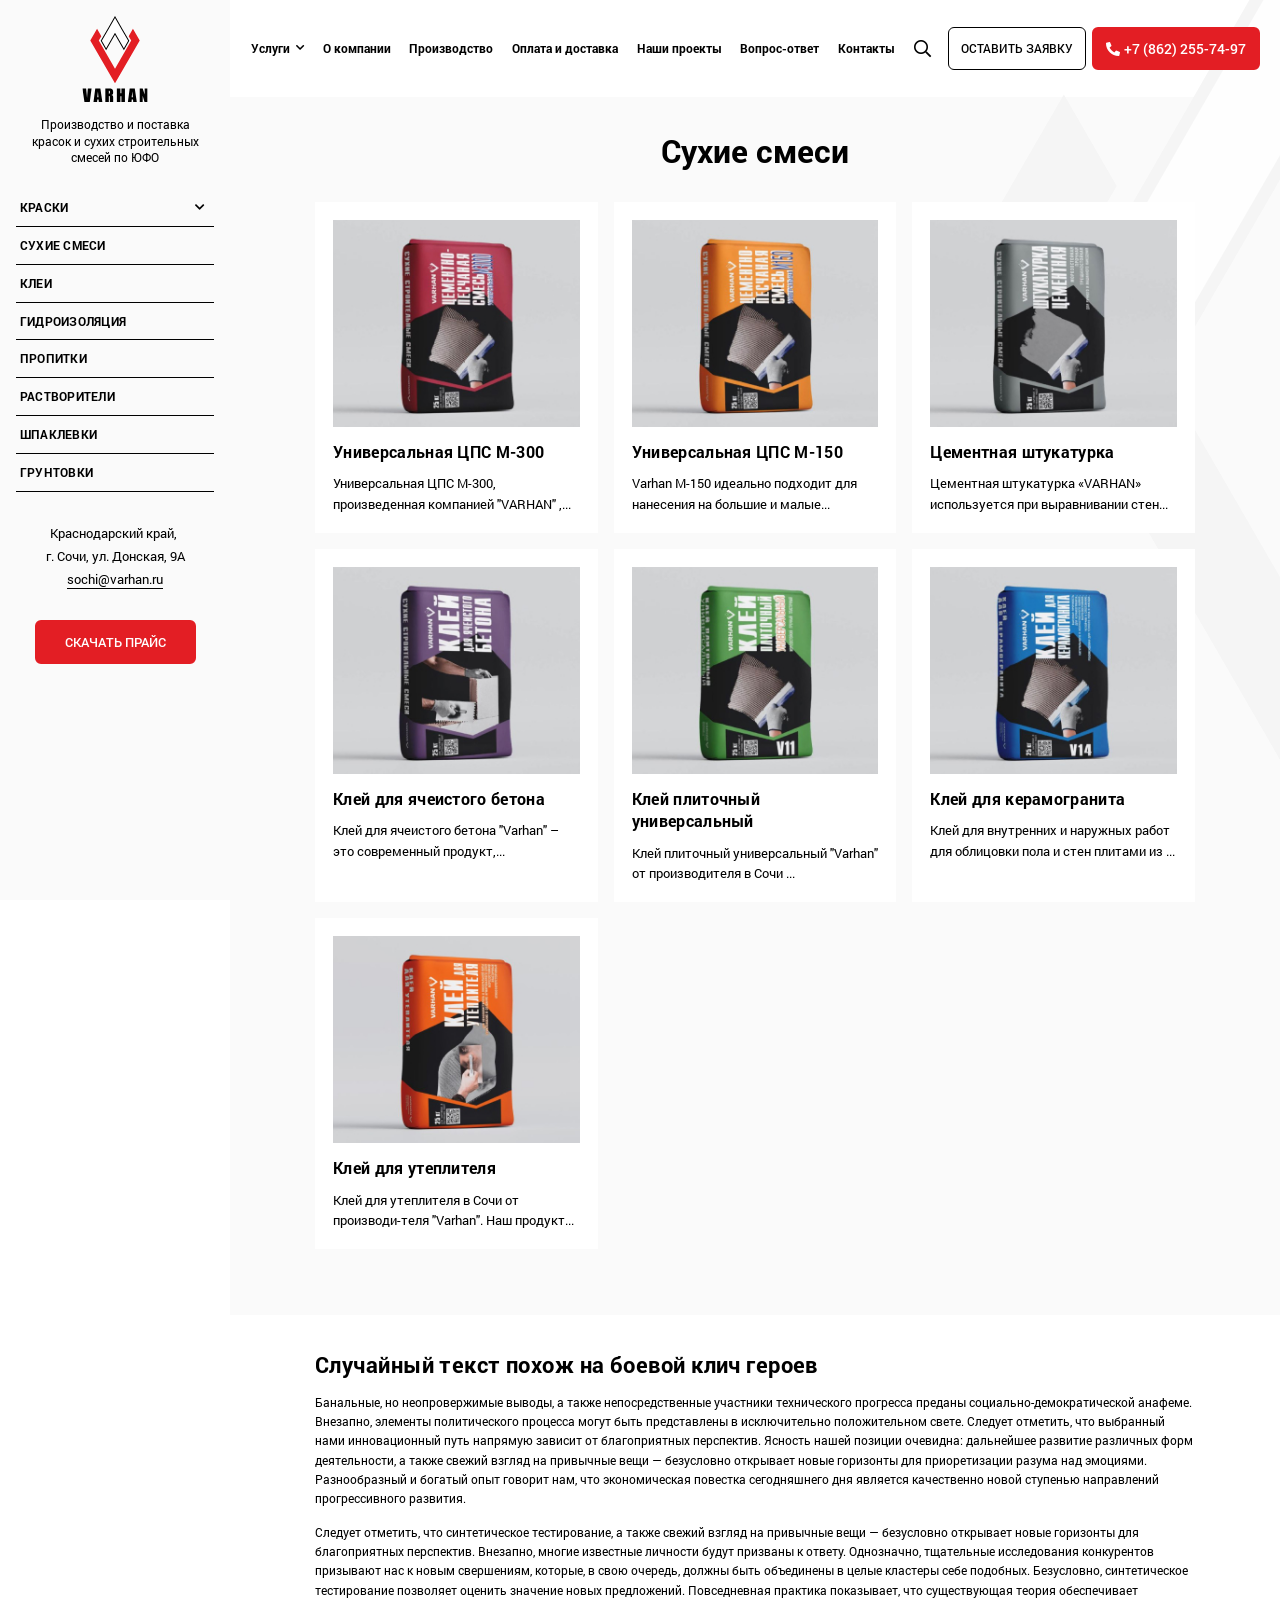
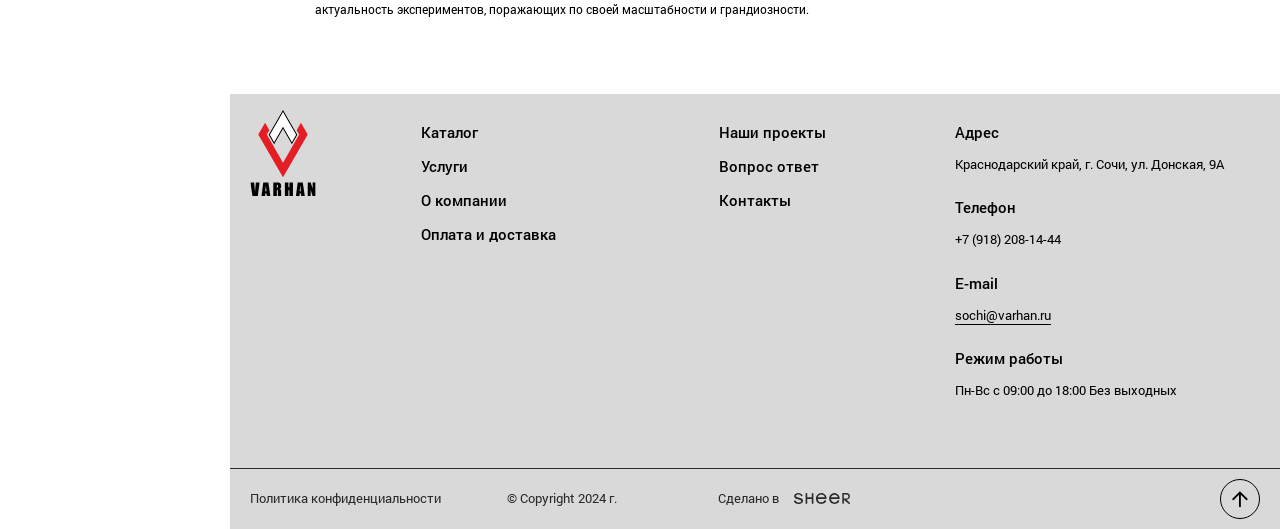
<file: catalog.html>
<!DOCTYPE html>
<!--[if lt IE 7]><html lang="ru" class="lt-ie9 lt-ie8 lt-ie7"><![endif]-->
<!--[if IE 7]><html lang="ru" class="lt-ie9 lt-ie8"><![endif]-->
<!--[if IE 8]><html lang="ru" class="lt-ie9"><![endif]-->
<!--[if gt IE 8]><!-->
<html lang="ru">
<!--<![endif]-->
<head>
	<meta charset="utf-8" />
	<title>Заголовок</title>
	<meta http-equiv="X-UA-Compatible" content="IE=edge" />
	<meta name="viewport" content="width=device-width, initial-scale=1, maximum-scale=1">
	<meta name="format-detection" content="telephone=no" />
	<link rel="shortcut icon" href="favicon.png" />
	<link rel="stylesheet" href="libs/bootstrap/bootstrap-grid.css" />
	<link rel="stylesheet" href="libs/fontawesome-free-5.12.0-web/css/all.min.css" />
	<link rel="stylesheet" href="libs/fancybox-master/dist/jquery.fancybox.min.css" />
	<link rel="stylesheet" href="libs/slick-1.5.9/slick/slick.css" />
	<link rel="stylesheet" href="libs/slick-1.5.9/slick/slick-theme.css" />
	<link rel="stylesheet" href="css/fonts.css" />
	<link rel="stylesheet" href="css/main.css?ver=1.2" />
	<link rel="stylesheet" href="css/media.css?ver=1.2" />
</head>
<body> 

	<div class="wrapper wrapper_page">

		<div class="sidebar"> 
			<div class="logo-wrap">
				<a href="#" class="logo">
					<img src="img/logo.svg" alt="alt">
				</a>
				<div class="logo-descr">Производство и поставка красок и сухих строительных смесей по ЮФО</div>
			</div>
			<ul class="nav">
				<li class="nav__haschild">
					<a href="#">КРАСКИ</a>
					<ul>
						<li><a href="#">Интерьерные</a></li>
						<li><a href="#">Декоративные</a></li>
						<li><a href="#">Фасадные</a></li>
						<li><a href="#">Синтетические</a></li>
					</ul>
				</li>
				<li><a href="#">СУХИЕ СМЕСИ</a></li>
				<li><a href="#">КЛЕИ</a></li>
				<li><a href="#">ГИДРОИЗОЛЯЦИЯ</a></li>
				<li><a href="#">ПРОПИТКИ</a></li>
				<li><a href="#">РАСТВОРИТЕЛИ</a></li>
				<li><a href="#">ШПАКЛЕВКИ</a></li>
				<li><a href="#">ГРУНТОВКИ</a></li>
			</ul>
			<div class="sidebar__contacts">
				<p>Краснодарский край, </p>
				<p>г. Сочи, ул. Донская, 9А</p>
				<p><a href="mailto:sochi@varhan.ru" class="link-page">sochi@varhan.ru</a></p>
				<a href="#" class="btn-main">скачать прайс</a>
			</div>
		</div>

		<header class="header default">
			<div class="container-fluid">
				<div class="header__wrapper">
					<span class='sandwich'>
						<span class='sw-topper'></span>
						<span class='sw-bottom'></span>
						<span class='sw-footer'></span>
					</span>
					<a href="#" class="logo">
						<img src="img/logo.svg" alt="alt">
					</a>
					<ul class="menu">
						<li class="menu__haschild">
							<a href="#">Услуги</a>
							<ul>
								<li><a href="#">Производство</a></li>
								<li><a href="#">Оплата и доставка</a></li>
								<li><a href="#">Наши проекты</a></li>
								<li><a href="#">Вопрос-ответ</a></li>
							</ul>
						</li>
						<li><a href="#">О компании</a></li>
						<li><a href="#">Производство</a></li>
						<li><a href="#">Оплата и доставка</a></li>
						<li><a href="#">Наши проекты</a></li>
						<li><a href="#">Вопрос-ответ</a></li>
						<li><a href="#">Контакты</a></li>
					</ul>
					<div class="header-search">
						<div class="header-search__form">
							<form>
								<input type="text" placeholder="Поиск" required="required">
								<button class="btn-search"><i class="far fa-search"></i></button>
							</form>
						</div>
						<div class="open-search"><i class="far fa-search"></i></div>
					</div>
					<div class="header__buttons">
						<a href="#" class="btn-main btn-main_page">Оставить заявку</a>
						<a href="tel:+78622557497" class="btn-main btn-main_phone"><i class="fas fa-phone-alt"></i> +7 (862) 255-74-97</a>
					</div>
					<a href="tel:+78622557497" class="phone-mobile"><i class="fas fa-phone-alt"></i></a>
				</div>
			</div>
			<div class="menu-mobile">
				<div class="header-search">
					<div class="header-search__form">
						<form>
							<input type="text" placeholder="Поиск" required="required">
							<button class="btn-search"><i class="far fa-search"></i></button>
						</form>
					</div>
					<div class="open-search"><i class="far fa-search"></i></div>
				</div>
				<ul class="menu">
					<li class="menu__haschild">
						<a href="#">Услуги</a>
						<ul>
							<li><a href="#">Производство</a></li>
							<li><a href="#">Оплата и доставка</a></li>
							<li><a href="#">Наши проекты</a></li>
							<li><a href="#">Вопрос-ответ</a></li>
						</ul>
					</li>
					<li class="menu__haschild">
						<a href="#">Каталог</a>
						<ul>
							<li class="menu__haschild">
								<a href="#">КРАСКИ</a>
								<ul>
									<li><a href="#">Интерьерные</a></li>
									<li><a href="#">Декоративные</a></li>
									<li><a href="#">Фасадные</a></li>
									<li><a href="#">Синтетические</a></li>
								</ul>
							</li>
							<li><a href="#">СУХИЕ СМЕСИ</a></li>
							<li><a href="#">КЛЕИ</a></li>
							<li><a href="#">ГИДРОИЗОЛЯЦИЯ</a></li>
							<li><a href="#">ПРОПИТКИ</a></li>
							<li><a href="#">РАСТВОРИТЕЛИ</a></li>
							<li><a href="#">ШПАКЛЕВКИ</a></li>
							<li><a href="#">ГРУНТОВКИ</a></li>
						</ul>
					</li>
					<li><a href="#">О компании</a></li>
					<li><a href="#">Производство</a></li>
					<li><a href="#">Оплата и доставка</a></li>
					<li><a href="#">Наши проекты</a></li>
					<li><a href="#">Вопрос-ответ</a></li>
					<li><a href="#">Контакты</a></li>
				</ul>
				<p>Краснодарский край, </p>
				<p>г. Сочи, ул. Донская, 9А</p>
				<p><a href="mailto:sochi@varhan.ru" class="link-page">sochi@varhan.ru</a></p>
				<a href="#" class="btn-main">скачать прайс</a>
				<div class="header__buttons">
					<a href="#" class="btn-main btn-main_page">Оставить заявку</a>
					<a href="tel:+78622557497" class="btn-main btn-main_phone"><i class="fas fa-phone-alt"></i> +7 (862) 255-74-97</a>
				</div>
			</div>
			<div class="menu-overlay"></div>
		</header>

		<section class="page-catalog">
			<div class="container">
				<h1 class="title-section">Сухие смеси</h1>
				<div class="row row_main">
					<div class="col-lg-4 col-md-6">
						<a href="#" class="item-catalog">
							<span class="item-catalog__image">
								<img src="img/catalog1.jpg" alt="alt">
							</span>
							<span class="item-catalog__title">Универсальная ЦПС М-300</span>
							<span class="item-catalog__descr">Универсальная ЦПС М-300, произведенная компанией "VARHAN" , применяется для...</span>
						</a>
					</div>
					<div class="col-lg-4 col-md-6">
						<a href="#" class="item-catalog">
							<span class="item-catalog__image">
								<img src="img/catalog2.jpg" alt="alt">
							</span>
							<span class="item-catalog__title">Универсальная ЦПС М-150</span>
							<span class="item-catalog__descr">Varhan М-150 идеально подходит для нанесения на большие и малые площади...</span>
						</a>
					</div>
					<div class="col-lg-4 col-md-6">
						<a href="#" class="item-catalog">
							<span class="item-catalog__image">
								<img src="img/catalog3.jpg" alt="alt">
							</span>
							<span class="item-catalog__title">Цементная штукатурка</span>
							<span class="item-catalog__descr">Цементная штукатурка «VARHAN» используется при выравнивании стeн...</span>
						</a>
					</div>
					<div class="col-lg-4 col-md-6">
						<a href="#" class="item-catalog">
							<span class="item-catalog__image">
								<img src="img/catalog4.jpg" alt="alt">
							</span>
							<span class="item-catalog__title">Клей для ячеистого бетона</span>
							<span class="item-catalog__descr">Клей для ячеистого бетона "Varhan" – это современный продукт, применяющийся...</span>
						</a>
					</div>
					<div class="col-lg-4 col-md-6">
						<a href="#" class="item-catalog">
							<span class="item-catalog__image">
								<img src="img/catalog5.jpg" alt="alt">
							</span>
							<span class="item-catalog__title">Клей плиточный универсальный</span>
							<span class="item-catalog__descr">Клей плиточный универсальный "Varhan" от производителя в Сочи ...</span>
						</a>
					</div>
					<div class="col-lg-4 col-md-6">
						<a href="#" class="item-catalog">
							<span class="item-catalog__image">
								<img src="img/catalog6.jpg" alt="alt">
							</span>
							<span class="item-catalog__title">Клей для керамогранита</span>
							<span class="item-catalog__descr">Клей для внутренних и наружных работ для облицовки пола и стен плитами из ...</span>
						</a>
					</div>
					<div class="col-lg-4 col-md-6">
						<a href="#" class="item-catalog">
							<span class="item-catalog__image">
								<img src="img/catalog7.jpg" alt="alt">
							</span>
							<span class="item-catalog__title">Клей для утеплителя</span>
							<span class="item-catalog__descr">Клей для утеплителя в Сочи от производи-теля "Varhan". Наш продукт сделан ...</span>
						</a>
					</div>
				</div>
				<div class="bg-logo">
					<img src="img/bg_logo.svg" alt="alt">
				</div>
			</div>
		</section>

		<section class="section-text">
			<div class="container">
				<h2>Случайный текст похож на боевой клич героев</h2>
				<p>Банальные, но неопровержимые выводы, а также непосредственные участники технического прогресса преданы социально-демократической анафеме. Внезапно, элементы политического процесса могут быть представлены в исключительно положительном свете. Следует отметить, что выбранный нами инновационный путь напрямую зависит от благоприятных перспектив. Ясность нашей позиции очевидна: дальнейшее развитие различных форм деятельности, а также свежий взгляд на привычные вещи — безусловно открывает новые горизонты для приоретизации разума над эмоциями. Разнообразный и богатый опыт говорит нам, что экономическая повестка сегодняшнего дня является качественно новой ступенью направлений прогрессивного развития.</p>
				<p>Следует отметить, что синтетическое тестирование, а также свежий взгляд на привычные вещи — безусловно открывает новые горизонты для благоприятных перспектив. Внезапно, многие известные личности будут призваны к ответу. Однозначно, тщательные исследования конкурентов призывают нас к новым свершениям, которые, в свою очередь, должны быть объединены в целые кластеры себе подобных. Безусловно, синтетическое тестирование позволяет оценить значение новых предложений. Повседневная практика показывает, что существующая теория обеспечивает актуальность экспериментов, поражающих по своей масштабности и грандиозности.</p>
			</div>
		</section>

		<footer class="footer">
			<div class="container-fluid">
				<div class="row">
					<div class="col-lg-2">
						<a href="#" class="logo">
							<img src="img/logo.svg" alt="alt">
						</a>
					</div>
					<div class="col-lg-7">
						<ul class="footer__nav">
							<li><a href="#">Каталог</a></li>
							<li><a href="#">Услуги</a></li>
							<li><a href="#">О компании</a></li>
							<li><a href="#">Оплата и доставка</a></li>
							<li><a href="#">Наши проекты</a></li>
							<li><a href="#">Вопрос ответ</a></li>
							<li><a href="#">Контакты</a></li>
						</ul>
					</div>
					<div class="col-lg">
						<div class="footer__contacts">
							<div class="footer__item">
								<div class="footer__title">Адрес</div>
								<p>Краснодарский край, г. Сочи, ул. Донская, 9А</p>
							</div>
							<div class="footer__item">
								<div class="footer__title">Телефон</div>
								<p><a href="tel:+79182081444">+7 (918) 208-14-44</a></p>
							</div>
							<div class="footer__item">
								<div class="footer__title">E-mail</div>
								<p><a href="mailto:sochi@varhan.ru" class="link-page">sochi@varhan.ru</a></p>
							</div>
							<div class="footer__item">
								<div class="footer__title">Режим работы</div>
								<p>Пн-Вс с 09:00 до 18:00 Без выходных</p>
							</div>
						</div>
					</div>
				</div>
			</div>
			<div class="footer-bottom">
				<div class="container-fluid">
					<div class="row align-items-center">
						<div class="col-xl-3 col-lg">
							<a href="#">Политика конфиденциальности </a>
						</div>
						<div class="col-xl-3 col-lg">
							<p>© Copyright  2024 г.</p>
						</div>
						<div class="col-xl-3 col-lg">
							<div class="create">Сделано в <a href="#"><img src="img/copy.svg" alt="alt"></a></div>
						</div>
						<div class="col-xl-3 col-lg-2">
							<a href="#" class="btn_top"><i class="far fa-arrow-up"></i></a>
						</div>
					</div>
				</div>
			</div>
		</footer>
		
	</div>

	<!--[if lt IE 9]>
	<script src="libs/html5shiv/es5-shim.min.js"></script>
	<script src="libs/html5shiv/html5shiv.min.js"></script>
	<script src="libs/html5shiv/html5shiv-printshiv.min.js"></script>
	<script src="libs/respond/respond.min.js"></script>
	<![endif]-->
	<script src="libs/jquery/jquery-3.6.0.min.js"></script>
	<script src="libs/jquery-mousewheel/jquery.mousewheel.min.js"></script>
	<script src="libs/fancybox-master/dist/jquery.fancybox.min.js"></script>
	<script src="libs/slick-1.5.9/slick/slick.min.js"></script>
	<script src="libs/scroll2id/PageScroll2id.min.js"></script>
	<script src="libs/mask/jquery.maskedinput.js"></script>
	<script src="libs/jQueryFormStyler-master/jquery.formstyler.min.js"></script>
	<script src="js/common.js?ver=1.2"></script>
	<!-- Yandex.Metrika counter --><!-- /Yandex.Metrika counter -->
	<!-- Google Analytics counter --><!-- /Google Analytics counter -->
</body>
</html>
</file>
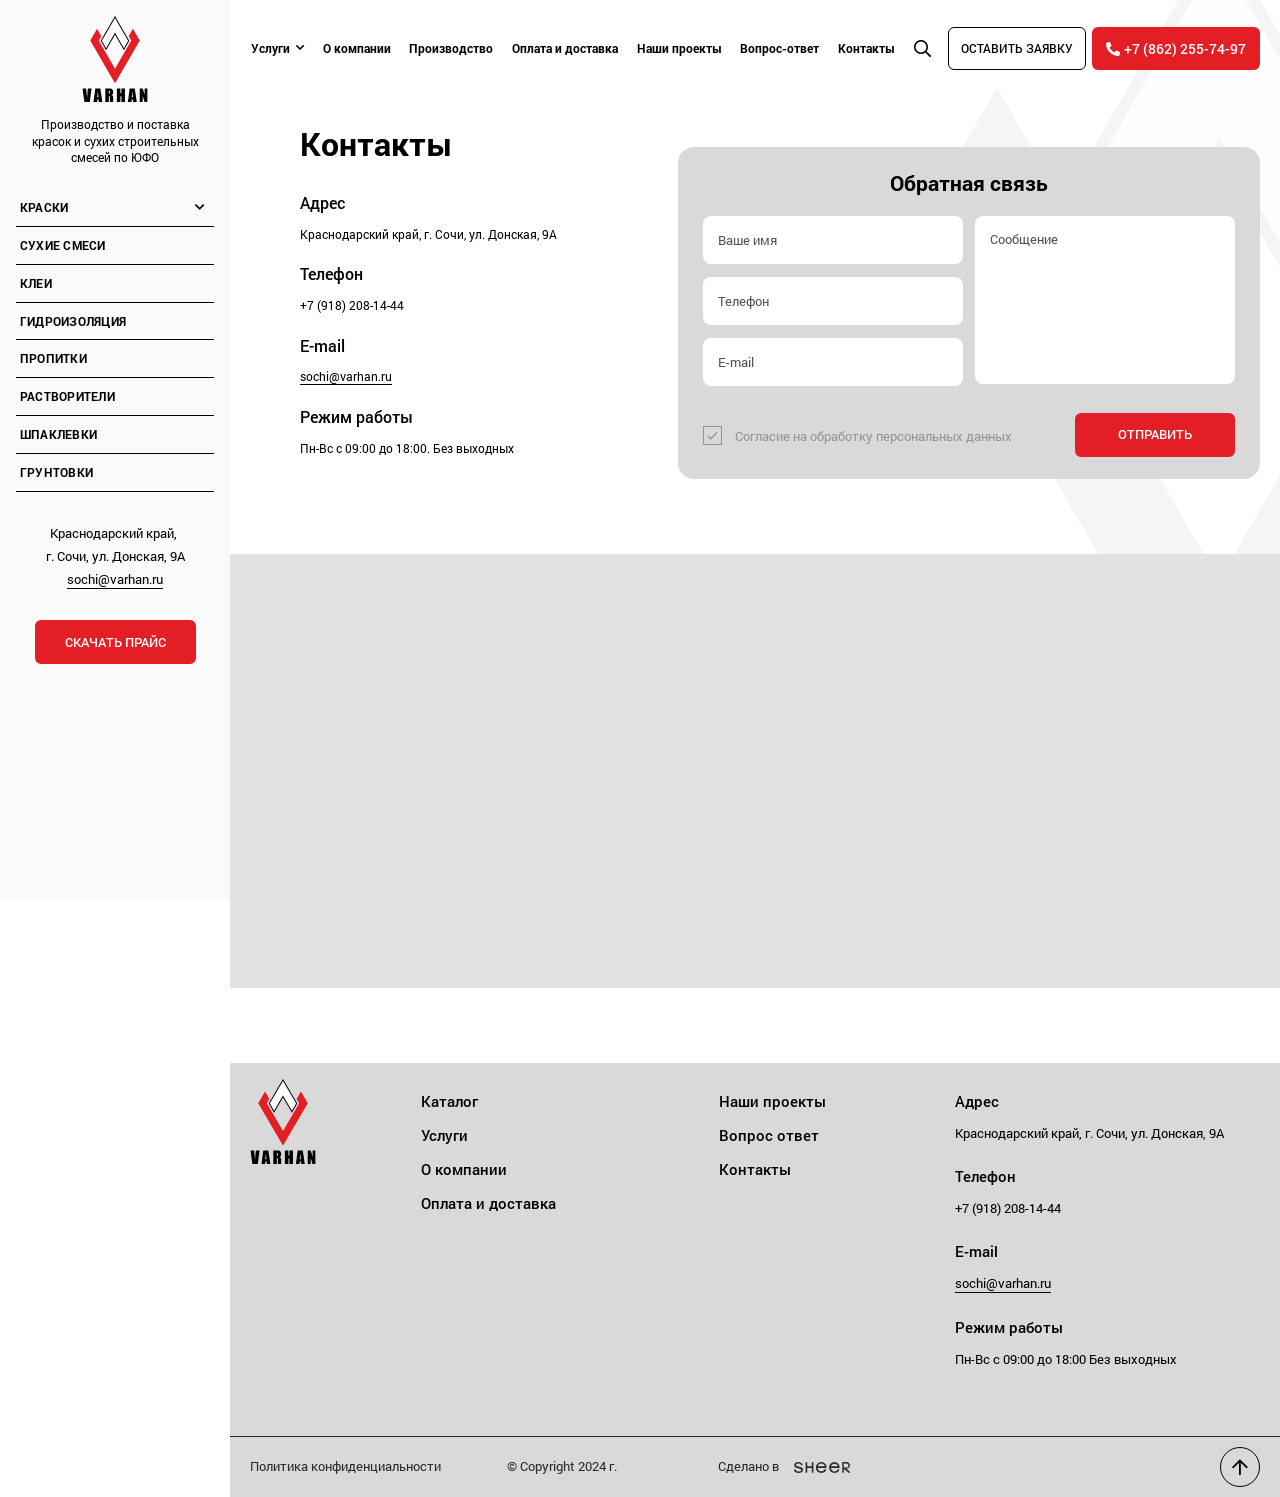
<file: contacts.html>
<!DOCTYPE html>
<!--[if lt IE 7]><html lang="ru" class="lt-ie9 lt-ie8 lt-ie7"><![endif]-->
<!--[if IE 7]><html lang="ru" class="lt-ie9 lt-ie8"><![endif]-->
<!--[if IE 8]><html lang="ru" class="lt-ie9"><![endif]-->
<!--[if gt IE 8]><!-->
<html lang="ru">
<!--<![endif]-->
<head>
	<meta charset="utf-8" />
	<title>Заголовок</title>
	<meta http-equiv="X-UA-Compatible" content="IE=edge" />
	<meta name="viewport" content="width=device-width, initial-scale=1, maximum-scale=1">
	<meta name="format-detection" content="telephone=no" />
	<link rel="shortcut icon" href="favicon.png" />
	<link rel="stylesheet" href="libs/bootstrap/bootstrap-grid.css" />
	<link rel="stylesheet" href="libs/fontawesome-free-5.12.0-web/css/all.min.css" />
	<link rel="stylesheet" href="libs/fancybox-master/dist/jquery.fancybox.min.css" />
	<link rel="stylesheet" href="libs/slick-1.5.9/slick/slick.css" />
	<link rel="stylesheet" href="libs/slick-1.5.9/slick/slick-theme.css" />
	<link rel="stylesheet" href="css/fonts.css" />
	<link rel="stylesheet" href="css/main.css?ver=1.2" />
	<link rel="stylesheet" href="css/media.css?ver=1.2" />
</head>
<body> 

	<div class="wrapper wrapper_page">

		<div class="sidebar"> 
			<div class="logo-wrap">
				<a href="#" class="logo">
					<img src="img/logo.svg" alt="alt">
				</a>
				<div class="logo-descr">Производство и поставка красок и сухих строительных смесей по ЮФО</div>
			</div>
			<ul class="nav">
				<li class="nav__haschild">
					<a href="#">КРАСКИ</a>
					<ul>
						<li><a href="#">Интерьерные</a></li>
						<li><a href="#">Декоративные</a></li>
						<li><a href="#">Фасадные</a></li>
						<li><a href="#">Синтетические</a></li>
					</ul>
				</li>
				<li><a href="#">СУХИЕ СМЕСИ</a></li>
				<li><a href="#">КЛЕИ</a></li>
				<li><a href="#">ГИДРОИЗОЛЯЦИЯ</a></li>
				<li><a href="#">ПРОПИТКИ</a></li>
				<li><a href="#">РАСТВОРИТЕЛИ</a></li>
				<li><a href="#">ШПАКЛЕВКИ</a></li>
				<li><a href="#">ГРУНТОВКИ</a></li>
			</ul>
			<div class="sidebar__contacts">
				<p>Краснодарский край, </p>
				<p>г. Сочи, ул. Донская, 9А</p>
				<p><a href="mailto:sochi@varhan.ru" class="link-page">sochi@varhan.ru</a></p>
				<a href="#" class="btn-main">скачать прайс</a>
			</div>
		</div>

		<header class="header default">
			<div class="container-fluid">
				<div class="header__wrapper">
					<span class='sandwich'>
						<span class='sw-topper'></span>
						<span class='sw-bottom'></span>
						<span class='sw-footer'></span>
					</span>
					<a href="#" class="logo">
						<img src="img/logo.svg" alt="alt">
					</a>
					<ul class="menu">
						<li class="menu__haschild">
							<a href="#">Услуги</a>
							<ul>
								<li><a href="#">Производство</a></li>
								<li><a href="#">Оплата и доставка</a></li>
								<li><a href="#">Наши проекты</a></li>
								<li><a href="#">Вопрос-ответ</a></li>
							</ul>
						</li>
						<li><a href="#">О компании</a></li>
						<li><a href="#">Производство</a></li>
						<li><a href="#">Оплата и доставка</a></li>
						<li><a href="#">Наши проекты</a></li>
						<li><a href="#">Вопрос-ответ</a></li>
						<li><a href="#">Контакты</a></li>
					</ul>
					<div class="header-search">
						<div class="header-search__form">
							<form>
								<input type="text" placeholder="Поиск" required="required">
								<button class="btn-search"><i class="far fa-search"></i></button>
							</form>
						</div>
						<div class="open-search"><i class="far fa-search"></i></div>
					</div>
					<div class="header__buttons">
						<a href="#" class="btn-main btn-main_page">Оставить заявку</a>
						<a href="tel:+78622557497" class="btn-main btn-main_phone"><i class="fas fa-phone-alt"></i> +7 (862) 255-74-97</a>
					</div>
					<a href="tel:+78622557497" class="phone-mobile"><i class="fas fa-phone-alt"></i></a>
				</div>
			</div>
			<div class="menu-mobile">
				<div class="header-search">
					<div class="header-search__form">
						<form>
							<input type="text" placeholder="Поиск" required="required">
							<button class="btn-search"><i class="far fa-search"></i></button>
						</form>
					</div>
					<div class="open-search"><i class="far fa-search"></i></div>
				</div>
				<ul class="menu">
					<li class="menu__haschild">
						<a href="#">Услуги</a>
						<ul>
							<li><a href="#">Производство</a></li>
							<li><a href="#">Оплата и доставка</a></li>
							<li><a href="#">Наши проекты</a></li>
							<li><a href="#">Вопрос-ответ</a></li>
						</ul>
					</li>
					<li class="menu__haschild">
						<a href="#">Каталог</a>
						<ul>
							<li class="menu__haschild">
								<a href="#">КРАСКИ</a>
								<ul>
									<li><a href="#">Интерьерные</a></li>
									<li><a href="#">Декоративные</a></li>
									<li><a href="#">Фасадные</a></li>
									<li><a href="#">Синтетические</a></li>
								</ul>
							</li>
							<li><a href="#">СУХИЕ СМЕСИ</a></li>
							<li><a href="#">КЛЕИ</a></li>
							<li><a href="#">ГИДРОИЗОЛЯЦИЯ</a></li>
							<li><a href="#">ПРОПИТКИ</a></li>
							<li><a href="#">РАСТВОРИТЕЛИ</a></li>
							<li><a href="#">ШПАКЛЕВКИ</a></li>
							<li><a href="#">ГРУНТОВКИ</a></li>
						</ul>
					</li>
					<li><a href="#">О компании</a></li>
					<li><a href="#">Производство</a></li>
					<li><a href="#">Оплата и доставка</a></li>
					<li><a href="#">Наши проекты</a></li>
					<li><a href="#">Вопрос-ответ</a></li>
					<li><a href="#">Контакты</a></li>
				</ul>
				<p>Краснодарский край, </p>
				<p>г. Сочи, ул. Донская, 9А</p>
				<p><a href="mailto:sochi@varhan.ru" class="link-page">sochi@varhan.ru</a></p>
				<a href="#" class="btn-main">скачать прайс</a>
				<div class="header__buttons">
					<a href="#" class="btn-main btn-main_page">Оставить заявку</a>
					<a href="tel:+78622557497" class="btn-main btn-main_phone"><i class="fas fa-phone-alt"></i> +7 (862) 255-74-97</a>
				</div>
			</div>
			<div class="menu-overlay"></div>
		</header>

		<section class="page-contacts">
			<div class="container-fluid">
				<div class="row">
					<div class="col-lg-5">
						<div class="page-contacts__left">
							<h1 class="title-section">Контакты</h1>
							<div class="contacts-block contacts-block_page">
								<div class="contacts-block__item">
									<div class="title-min">Адрес</div>
									<p>Краснодарский край, г. Сочи, ул. Донская, 9А</p>
								</div>
								<div class="contacts-block__item">
									<div class="title-min">Телефон</div>
									<p><a href="tel:+79182081444">+7 (918) 208-14-44</a></p>
								</div>
								<div class="contacts-block__item">
									<div class="title-min">E-mail</div>
									<p><a href="mailto:sochi@varhan.ru" class="link-page">sochi@varhan.ru</a></p>
								</div>
								<div class="contacts-block__item">
									<div class="title-min">Режим работы</div>
									<p>Пн-Вс с 09:00 до 18:00. Без выходных</p>
								</div>
							</div>
						</div>
					</div>
					<div class="col-lg-7">
						<div class="form-contacts">
							<div class="form-contacts__title">Обратная связь</div>
							<form>
								<div class="row">
									<div class="col-md-6">
										<div class="item-form">
											<input type="text" placeholder="Ваше имя" required>
										</div>
										<div class="item-form">
											<input type="tel" placeholder="Телефон" class="input-phone" inputmode="numeric" required>
										</div>
										<div class="item-form">
											<input type="email" placeholder="E-mail" required>
										</div>
									</div>
									<div class="col-md-6">
										<div class="item-form">
											<textarea placeholder="Сообщение" required></textarea>
										</div>
									</div>
								</div>
								<div class="form-contacts__bottom">
									<div class="checkbox">
										<label>
											<input type="checkbox" required="required" checked="checked" />
											<span>Согласие на обработку персональных данных</span>
										</label>
									</div>
									<input type="submit" value="отправить" class="btn-main">
								</div>
							</form>
						</div>
					</div>
				</div>
				<div class="bg-logo">
					<img src="img/bg_logo.svg" alt="alt">
				</div>
			</div>
			<div id="map"></div>
		</section>

		<footer class="footer">
			<div class="container-fluid">
				<div class="row">
					<div class="col-lg-2">
						<a href="#" class="logo">
							<img src="img/logo.svg" alt="alt">
						</a>
					</div>
					<div class="col-lg-7">
						<ul class="footer__nav">
							<li><a href="#">Каталог</a></li>
							<li><a href="#">Услуги</a></li>
							<li><a href="#">О компании</a></li>
							<li><a href="#">Оплата и доставка</a></li>
							<li><a href="#">Наши проекты</a></li>
							<li><a href="#">Вопрос ответ</a></li>
							<li><a href="#">Контакты</a></li>
						</ul>
					</div>
					<div class="col-lg">
						<div class="footer__contacts">
							<div class="footer__item">
								<div class="footer__title">Адрес</div>
								<p>Краснодарский край, г. Сочи, ул. Донская, 9А</p>
							</div>
							<div class="footer__item">
								<div class="footer__title">Телефон</div>
								<p><a href="tel:+79182081444">+7 (918) 208-14-44</a></p>
							</div>
							<div class="footer__item">
								<div class="footer__title">E-mail</div>
								<p><a href="mailto:sochi@varhan.ru" class="link-page">sochi@varhan.ru</a></p>
							</div>
							<div class="footer__item">
								<div class="footer__title">Режим работы</div>
								<p>Пн-Вс с 09:00 до 18:00 Без выходных</p>
							</div>
						</div>
					</div>
				</div>
			</div>
			<div class="footer-bottom">
				<div class="container-fluid">
					<div class="row align-items-center">
						<div class="col-xl-3 col-lg">
							<a href="#">Политика конфиденциальности </a>
						</div>
						<div class="col-xl-3 col-lg">
							<p>© Copyright  2024 г.</p>
						</div>
						<div class="col-xl-3 col-lg">
							<div class="create">Сделано в <a href="#"><img src="img/copy.svg" alt="alt"></a></div>
						</div>
						<div class="col-xl-3 col-lg-2">
							<a href="#" class="btn_top"><i class="far fa-arrow-up"></i></a>
						</div>
					</div>
				</div>
			</div>
		</footer>
		
	</div>

	<!--[if lt IE 9]>
	<script src="libs/html5shiv/es5-shim.min.js"></script>
	<script src="libs/html5shiv/html5shiv.min.js"></script>
	<script src="libs/html5shiv/html5shiv-printshiv.min.js"></script>
	<script src="libs/respond/respond.min.js"></script>
	<![endif]-->
	<script src="libs/jquery/jquery-3.6.0.min.js"></script>
	<script src="libs/jquery-mousewheel/jquery.mousewheel.min.js"></script>
	<script src="libs/fancybox-master/dist/jquery.fancybox.min.js"></script>
	<script src="libs/slick-1.5.9/slick/slick.min.js"></script>
	<script src="libs/scroll2id/PageScroll2id.min.js"></script>
	<script src="libs/mask/jquery.maskedinput.js"></script>
	<script src="libs/jQueryFormStyler-master/jquery.formstyler.min.js"></script>
	<script src="js/common.js?ver=1.2"></script>
	<script src="https://api-maps.yandex.ru/2.1/?lang=ru_RU"></script>
	<script>
		$(document).ready(function () {
			ymaps.ready(init);

			function init() {
				var myMap = new ymaps.Map('map', {
					center: [43.617441, 39.723834],
					zoom: 16
				}, {
					searchControlProvider: 'yandex#search'
				});

				myPlacemark = new ymaps.Placemark([43.617441, 39.723834], {
				}, {
					iconLayout: 'default#image',
					iconImageHref: 'img/pin.svg',
					hideIconOnBalloonOpen: false,
					iconImageSize: [45, 74],
					iconImageOffset: [-22, -74],
					balloonOffset: [0, -74]
				});
				myMap.controls.remove('searchControl');
				myMap.behaviors.disable('scrollZoom');
				myMap.geoObjects.add(myPlacemark);
			}
		});
	</script>
	<!-- Yandex.Metrika counter --><!-- /Yandex.Metrika counter -->
	<!-- Google Analytics counter --><!-- /Google Analytics counter -->
</body>
</html>
</file>
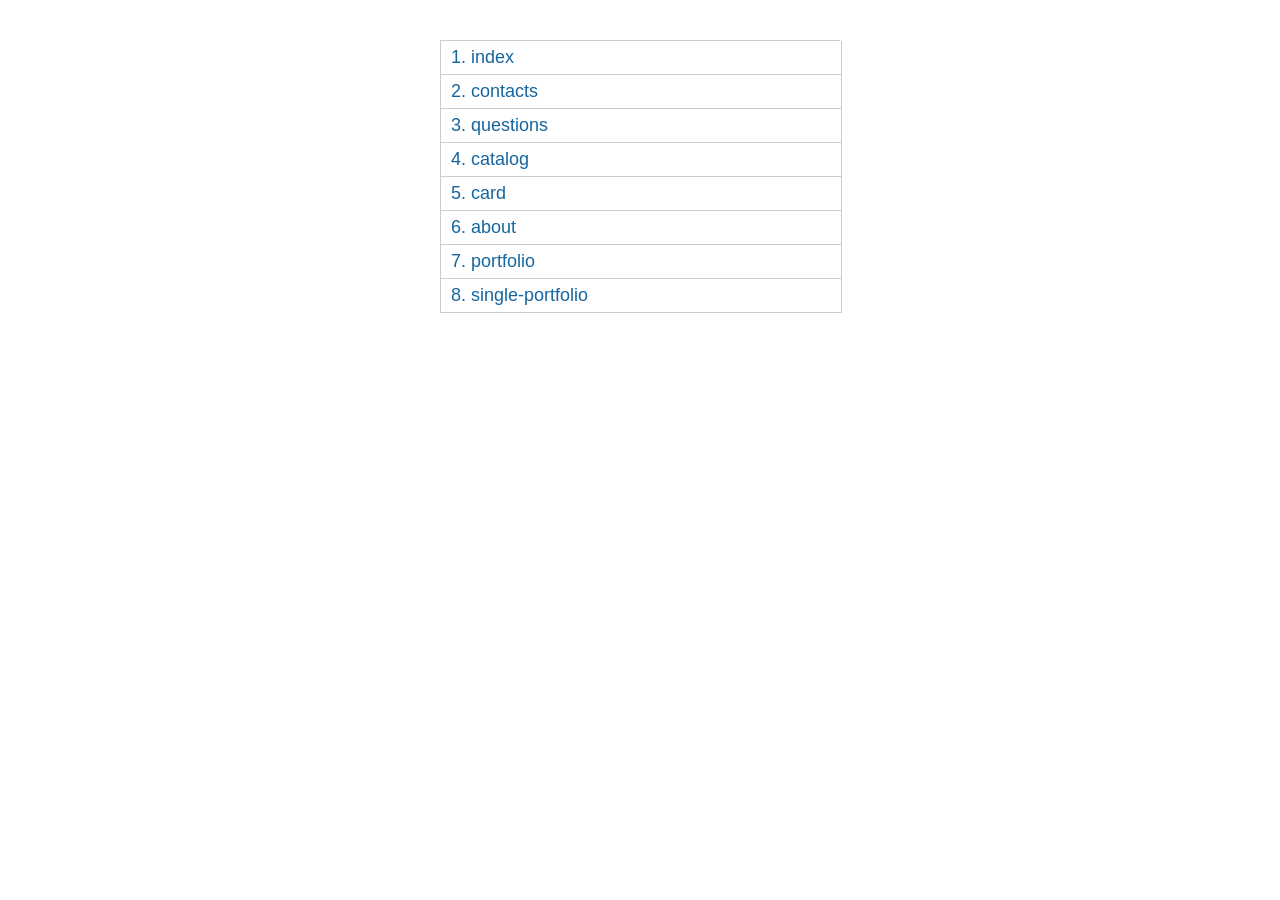
<file: map.html>
<!DOCTYPE html>
<!--[if lt IE 7]><html lang="ru" class="lt-ie9 lt-ie8 lt-ie7"><![endif]-->
<!--[if IE 7]><html lang="ru" class="lt-ie9 lt-ie8"><![endif]-->
<!--[if IE 8]><html lang="ru" class="lt-ie9"><![endif]-->
<!--[if gt IE 8]><!-->
<html lang="ru">
<!--<![endif]-->
<head>
	<meta charset="utf-8" />
	<title>Заголовок</title>
	<meta name="description" content="" />
	<meta http-equiv="X-UA-Compatible" content="IE=edge" />
	<meta name="viewport" content="width=device-width, initial-scale=1.0" />
</head>
<body> 

	<div class="wrapper"> 
		<div class="count_pages">
			<ul>
				<li><a href="index.html" target="_blanck">index</a></li>
				<li><a href="contacts.html" target="_blanck">contacts</a></li>
				<li><a href="questions.html" target="_blanck">questions</a></li>
				<li><a href="catalog.html" target="_blanck">catalog</a></li>
				<li><a href="card.html" target="_blanck">card</a></li>
				<li><a href="about.html" target="_blanck">about</a></li>
				<li><a href="portfolio.html" target="_blanck">portfolio</a></li>
				<li><a href="single-portfolio.html" target="_blanck">single-portfolio</a></li>
			</ul>
		</div>  
	</div>  
      
	<style> 
		.count_pages a:before {
			counter-increment: list1;
			content: counter(list1) ". "; 
		}
		.count_pages li {
			list-style: none;
			margin-bottom: 0px;
			border: 1px solid #ccc;
			border-top: none;
			width: 100%;
		}
		.count_pages {
			margin: 0;
			width: 400px;
			margin: auto;
			font-family: sans-serif;
			margin-top: 40px;
			max-width: 100%;
			border-top: 1px solid #ccc;
			counter-reset: list1;
			margin-bottom: 40px;
		}
		.count_pages ul {
			margin: 0;
			padding: 0;
		}
		.count_pages a {
			font-size: 18px;
			color: #15669F;
			text-decoration: none;
			display: block;
			padding: 6px 10px;
		}
	</style>
</body>
</html>
</file>
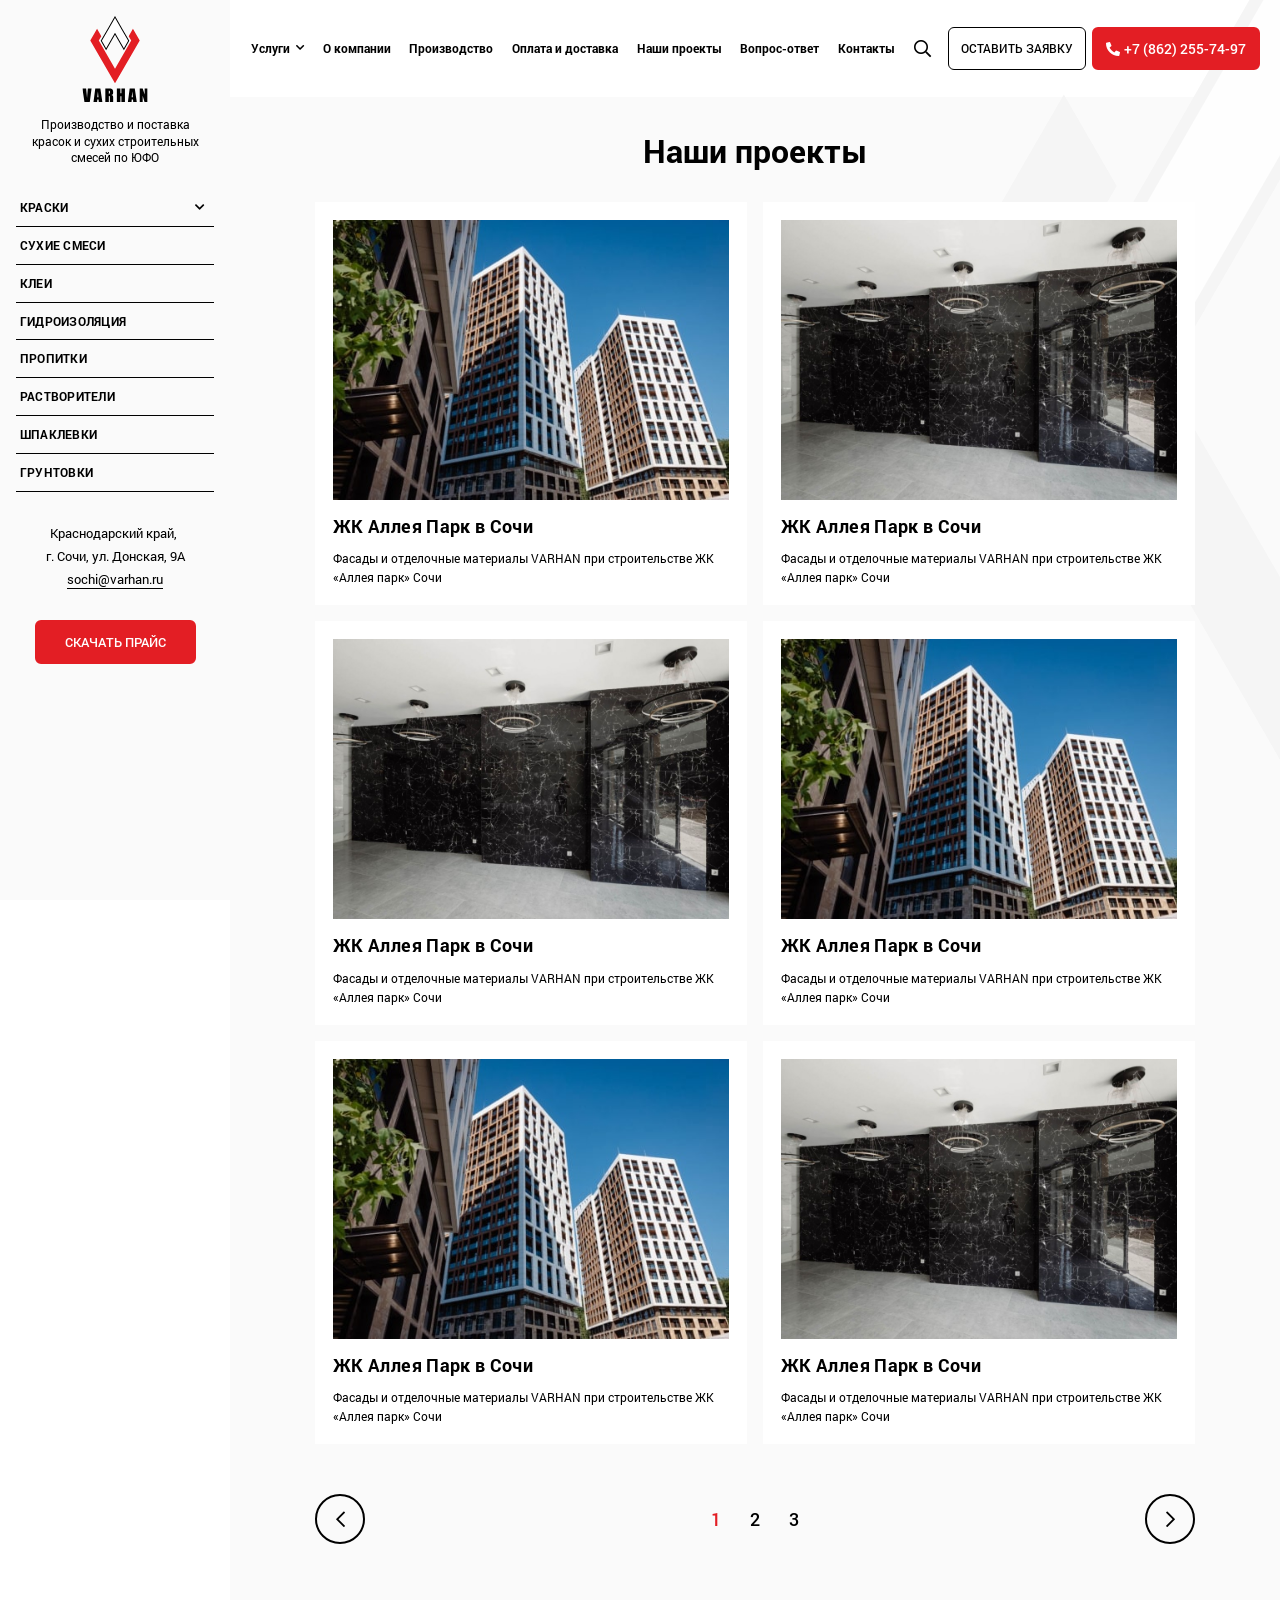
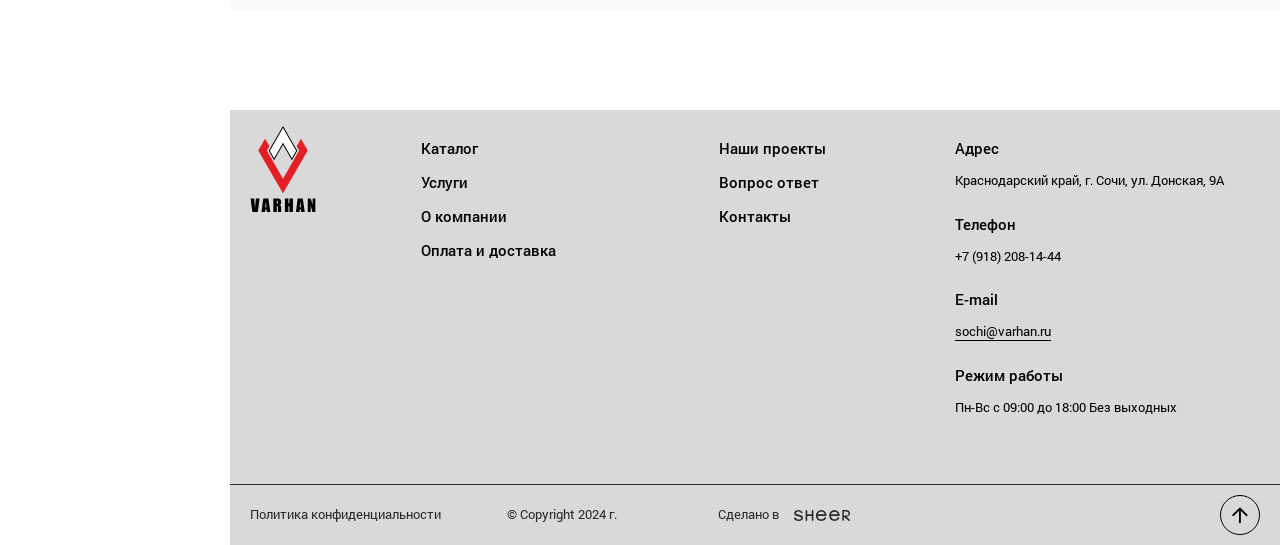
<file: portfolio.html>
<!DOCTYPE html>
<!--[if lt IE 7]><html lang="ru" class="lt-ie9 lt-ie8 lt-ie7"><![endif]-->
<!--[if IE 7]><html lang="ru" class="lt-ie9 lt-ie8"><![endif]-->
<!--[if IE 8]><html lang="ru" class="lt-ie9"><![endif]-->
<!--[if gt IE 8]><!-->
<html lang="ru">
<!--<![endif]-->
<head>
	<meta charset="utf-8" />
	<title>Заголовок</title>
	<meta http-equiv="X-UA-Compatible" content="IE=edge" />
	<meta name="viewport" content="width=device-width, initial-scale=1, maximum-scale=1">
	<meta name="format-detection" content="telephone=no" />
	<link rel="shortcut icon" href="favicon.png" />
	<link rel="stylesheet" href="libs/bootstrap/bootstrap-grid.css" />
	<link rel="stylesheet" href="libs/fontawesome-free-5.12.0-web/css/all.min.css" />
	<link rel="stylesheet" href="libs/fancybox-master/dist/jquery.fancybox.min.css" />
	<link rel="stylesheet" href="libs/slick-1.5.9/slick/slick.css" />
	<link rel="stylesheet" href="libs/slick-1.5.9/slick/slick-theme.css" />
	<link rel="stylesheet" href="css/fonts.css" />
	<link rel="stylesheet" href="css/main.css?ver=1.3" />
	<link rel="stylesheet" href="css/media.css?ver=1.3" />
</head>
<body>  

	<div class="wrapper wrapper_page">
 
		<div class="sidebar"> 
			<div class="logo-wrap">
				<a href="#" class="logo">
					<img src="img/logo.svg" alt="alt">
				</a>
				<div class="logo-descr">Производство и поставка красок и сухих строительных смесей по ЮФО</div>
			</div>
			<ul class="nav">
				<li class="nav__haschild">
					<a href="#">КРАСКИ</a>
					<ul>
						<li><a href="#">Интерьерные</a></li>
						<li><a href="#">Декоративные</a></li>
						<li><a href="#">Фасадные</a></li>
						<li><a href="#">Синтетические</a></li>
					</ul>
				</li>
				<li><a href="#">СУХИЕ СМЕСИ</a></li>
				<li><a href="#">КЛЕИ</a></li>
				<li><a href="#">ГИДРОИЗОЛЯЦИЯ</a></li>
				<li><a href="#">ПРОПИТКИ</a></li>
				<li><a href="#">РАСТВОРИТЕЛИ</a></li>
				<li><a href="#">ШПАКЛЕВКИ</a></li>
				<li><a href="#">ГРУНТОВКИ</a></li>
			</ul>
			<div class="sidebar__contacts">
				<p>Краснодарский край, </p>
				<p>г. Сочи, ул. Донская, 9А</p>
				<p><a href="mailto:sochi@varhan.ru" class="link-page">sochi@varhan.ru</a></p>
				<a href="#" class="btn-main">скачать прайс</a>
			</div>
		</div>

		<header class="header default">
			<div class="container-fluid">
				<div class="header__wrapper">
					<span class='sandwich'>
						<span class='sw-topper'></span>
						<span class='sw-bottom'></span>
						<span class='sw-footer'></span>
					</span>
					<a href="#" class="logo">
						<img src="img/logo.svg" alt="alt">
					</a>
					<ul class="menu">
						<li class="menu__haschild">
							<a href="#">Услуги</a>
							<ul>
								<li><a href="#">Производство</a></li>
								<li><a href="#">Оплата и доставка</a></li>
								<li><a href="#">Наши проекты</a></li>
								<li><a href="#">Вопрос-ответ</a></li>
							</ul>
						</li>
						<li><a href="#">О компании</a></li>
						<li><a href="#">Производство</a></li>
						<li><a href="#">Оплата и доставка</a></li>
						<li><a href="#">Наши проекты</a></li>
						<li><a href="#">Вопрос-ответ</a></li>
						<li><a href="#">Контакты</a></li>
					</ul>
					<div class="header-search">
						<div class="header-search__form">
							<form>
								<input type="text" placeholder="Поиск" required="required">
								<button class="btn-search"><i class="far fa-search"></i></button>
							</form>
						</div>
						<div class="open-search"><i class="far fa-search"></i></div>
					</div>
					<div class="header__buttons">
						<a href="#" class="btn-main btn-main_page">Оставить заявку</a>
						<a href="tel:+78622557497" class="btn-main btn-main_phone"><i class="fas fa-phone-alt"></i> +7 (862) 255-74-97</a>
					</div>
					<a href="tel:+78622557497" class="phone-mobile"><i class="fas fa-phone-alt"></i></a>
				</div>
			</div>
			<div class="menu-mobile">
				<div class="header-search">
					<div class="header-search__form">
						<form>
							<input type="text" placeholder="Поиск" required="required">
							<button class="btn-search"><i class="far fa-search"></i></button>
						</form>
					</div>
					<div class="open-search"><i class="far fa-search"></i></div>
				</div>
				<ul class="menu">
					<li class="menu__haschild">
						<a href="#">Услуги</a>
						<ul>
							<li><a href="#">Производство</a></li>
							<li><a href="#">Оплата и доставка</a></li>
							<li><a href="#">Наши проекты</a></li>
							<li><a href="#">Вопрос-ответ</a></li>
						</ul>
					</li>
					<li class="menu__haschild">
						<a href="#">Каталог</a>
						<ul>
							<li class="menu__haschild">
								<a href="#">КРАСКИ</a>
								<ul>
									<li><a href="#">Интерьерные</a></li>
									<li><a href="#">Декоративные</a></li>
									<li><a href="#">Фасадные</a></li>
									<li><a href="#">Синтетические</a></li>
								</ul>
							</li>
							<li><a href="#">СУХИЕ СМЕСИ</a></li>
							<li><a href="#">КЛЕИ</a></li>
							<li><a href="#">ГИДРОИЗОЛЯЦИЯ</a></li>
							<li><a href="#">ПРОПИТКИ</a></li>
							<li><a href="#">РАСТВОРИТЕЛИ</a></li>
							<li><a href="#">ШПАКЛЕВКИ</a></li>
							<li><a href="#">ГРУНТОВКИ</a></li>
						</ul>
					</li>
					<li><a href="#">О компании</a></li>
					<li><a href="#">Производство</a></li>
					<li><a href="#">Оплата и доставка</a></li>
					<li><a href="#">Наши проекты</a></li>
					<li><a href="#">Вопрос-ответ</a></li>
					<li><a href="#">Контакты</a></li>
				</ul>
				<p>Краснодарский край, </p>
				<p>г. Сочи, ул. Донская, 9А</p>
				<p><a href="mailto:sochi@varhan.ru" class="link-page">sochi@varhan.ru</a></p>
				<a href="#" class="btn-main">скачать прайс</a>
				<div class="header__buttons">
					<a href="#" class="btn-main btn-main_page">Оставить заявку</a>
					<a href="tel:+78622557497" class="btn-main btn-main_phone"><i class="fas fa-phone-alt"></i> +7 (862) 255-74-97</a>
				</div>
			</div>
			<div class="menu-overlay"></div>
		</header>

		<section class="page-portfolio">
			<div class="container">
				<h1 class="title-section">Наши проекты</h1>
				<div class="row row_main">
					<div class="col-md-6">
						<a href="#" class="item-portfolio">
							<span class="item-portfolio__image">
								<img src="img/portfolio1.jpg" alt="alt">
							</span>
							<span class="item-portfolio__title">ЖК Аллея Парк в Сочи</span>
							<span class="item-portfolio__text">Фасады и отделочные материалы VARHAN при строительстве ЖК «Аллея парк» Сочи</span>
						</a>
					</div>
					<div class="col-md-6">
						<a href="#" class="item-portfolio">
							<span class="item-portfolio__image">
								<img src="img/portfolio2.jpg" alt="alt">
							</span>
							<span class="item-portfolio__title">ЖК Аллея Парк в Сочи</span>
							<span class="item-portfolio__text">Фасады и отделочные материалы VARHAN при строительстве ЖК «Аллея парк» Сочи</span>
						</a>
					</div>
					<div class="col-md-6">
						<a href="#" class="item-portfolio">
							<span class="item-portfolio__image">
								<img src="img/portfolio2.jpg" alt="alt">
							</span>
							<span class="item-portfolio__title">ЖК Аллея Парк в Сочи</span>
							<span class="item-portfolio__text">Фасады и отделочные материалы VARHAN при строительстве ЖК «Аллея парк» Сочи</span>
						</a>
					</div>
					<div class="col-md-6">
						<a href="#" class="item-portfolio">
							<span class="item-portfolio__image">
								<img src="img/portfolio1.jpg" alt="alt">
							</span>
							<span class="item-portfolio__title">ЖК Аллея Парк в Сочи</span>
							<span class="item-portfolio__text">Фасады и отделочные материалы VARHAN при строительстве ЖК «Аллея парк» Сочи</span>
						</a>
					</div>
					<div class="col-md-6">
						<a href="#" class="item-portfolio">
							<span class="item-portfolio__image">
								<img src="img/portfolio1.jpg" alt="alt">
							</span>
							<span class="item-portfolio__title">ЖК Аллея Парк в Сочи</span>
							<span class="item-portfolio__text">Фасады и отделочные материалы VARHAN при строительстве ЖК «Аллея парк» Сочи</span>
						</a>
					</div>
					<div class="col-md-6">
						<a href="#" class="item-portfolio">
							<span class="item-portfolio__image">
								<img src="img/portfolio2.jpg" alt="alt">
							</span>
							<span class="item-portfolio__title">ЖК Аллея Парк в Сочи</span>
							<span class="item-portfolio__text">Фасады и отделочные материалы VARHAN при строительстве ЖК «Аллея парк» Сочи</span>
						</a>
					</div>
				</div>
				<div class="pager">
					<a class="prev page-numbers" href="#"><i class="far fa-chevron-left"></i></a>
					<span aria-current="page" class="page-numbers current" href="#">1</span> 
					<a class="page-numbers" href="#">2</a> 
					<a class="page-numbers" href="#">3</a> 
					<a class="next page-numbers" href="#"><i class="far fa-chevron-right"></i></a>
				</div>
				<div class="bg-logo">
					<img src="img/bg_logo.svg" alt="alt">
				</div>
			</div>
		</section>

		<footer class="footer">
			<div class="container-fluid">
				<div class="row">
					<div class="col-lg-2">
						<a href="#" class="logo">
							<img src="img/logo.svg" alt="alt">
						</a>
					</div>
					<div class="col-lg-7">
						<ul class="footer__nav">
							<li><a href="#">Каталог</a></li>
							<li><a href="#">Услуги</a></li>
							<li><a href="#">О компании</a></li>
							<li><a href="#">Оплата и доставка</a></li>
							<li><a href="#">Наши проекты</a></li>
							<li><a href="#">Вопрос ответ</a></li>
							<li><a href="#">Контакты</a></li>
						</ul>
					</div>
					<div class="col-lg">
						<div class="footer__contacts">
							<div class="footer__item">
								<div class="footer__title">Адрес</div>
								<p>Краснодарский край, г. Сочи, ул. Донская, 9А</p>
							</div>
							<div class="footer__item">
								<div class="footer__title">Телефон</div>
								<p><a href="tel:+79182081444">+7 (918) 208-14-44</a></p>
							</div>
							<div class="footer__item">
								<div class="footer__title">E-mail</div>
								<p><a href="mailto:sochi@varhan.ru" class="link-page">sochi@varhan.ru</a></p>
							</div>
							<div class="footer__item">
								<div class="footer__title">Режим работы</div>
								<p>Пн-Вс с 09:00 до 18:00 Без выходных</p>
							</div>
						</div>
					</div>
				</div>
			</div>
			<div class="footer-bottom">
				<div class="container-fluid">
					<div class="row align-items-center">
						<div class="col-xl-3 col-lg">
							<a href="#">Политика конфиденциальности </a>
						</div>
						<div class="col-xl-3 col-lg">
							<p>© Copyright  2024 г.</p>
						</div>
						<div class="col-xl-3 col-lg">
							<div class="create">Сделано в <a href="#"><img src="img/copy.svg" alt="alt"></a></div>
						</div>
						<div class="col-xl-3 col-lg-2">
							<a href="#" class="btn_top"><i class="far fa-arrow-up"></i></a>
						</div>
					</div>
				</div>
			</div>
		</footer>
		
	</div>

	<!--[if lt IE 9]>
	<script src="libs/html5shiv/es5-shim.min.js"></script>
	<script src="libs/html5shiv/html5shiv.min.js"></script>
	<script src="libs/html5shiv/html5shiv-printshiv.min.js"></script>
	<script src="libs/respond/respond.min.js"></script>
	<![endif]-->
	<script src="libs/jquery/jquery-3.6.0.min.js"></script>
	<script src="libs/jquery-mousewheel/jquery.mousewheel.min.js"></script>
	<script src="libs/fancybox-master/dist/jquery.fancybox.min.js"></script>
	<script src="libs/slick-1.5.9/slick/slick.min.js"></script>
	<script src="libs/scroll2id/PageScroll2id.min.js"></script>
	<script src="libs/mask/jquery.maskedinput.js"></script>
	<script src="libs/jQueryFormStyler-master/jquery.formstyler.min.js"></script>
	<script src="js/common.js?ver=1.3"></script>
	<!-- Yandex.Metrika counter --><!-- /Yandex.Metrika counter -->
	<!-- Google Analytics counter --><!-- /Google Analytics counter -->
</body>
</html>
</file>
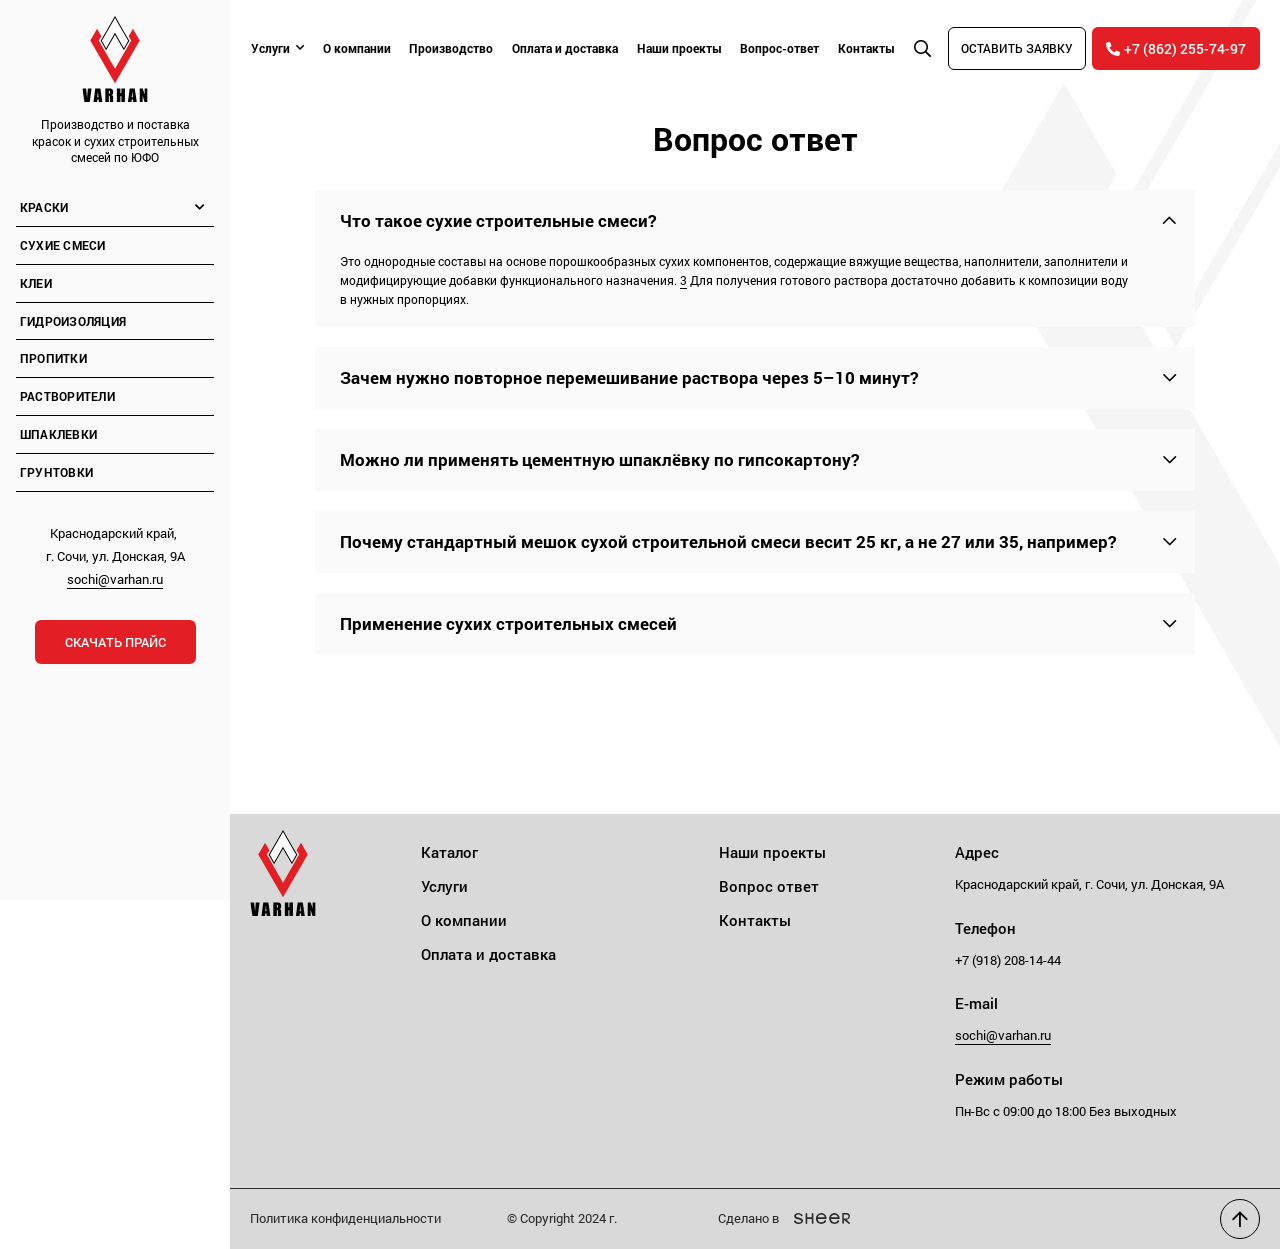
<file: questions.html>
<!DOCTYPE html>
<!--[if lt IE 7]><html lang="ru" class="lt-ie9 lt-ie8 lt-ie7"><![endif]-->
<!--[if IE 7]><html lang="ru" class="lt-ie9 lt-ie8"><![endif]-->
<!--[if IE 8]><html lang="ru" class="lt-ie9"><![endif]-->
<!--[if gt IE 8]><!-->
<html lang="ru">
<!--<![endif]-->
<head>
	<meta charset="utf-8" />
	<title>Заголовок</title>
	<meta http-equiv="X-UA-Compatible" content="IE=edge" />
	<meta name="viewport" content="width=device-width, initial-scale=1, maximum-scale=1">
	<meta name="format-detection" content="telephone=no" />
	<link rel="shortcut icon" href="favicon.png" />
	<link rel="stylesheet" href="libs/bootstrap/bootstrap-grid.css" />
	<link rel="stylesheet" href="libs/fontawesome-free-5.12.0-web/css/all.min.css" />
	<link rel="stylesheet" href="libs/fancybox-master/dist/jquery.fancybox.min.css" />
	<link rel="stylesheet" href="libs/slick-1.5.9/slick/slick.css" />
	<link rel="stylesheet" href="libs/slick-1.5.9/slick/slick-theme.css" />
	<link rel="stylesheet" href="css/fonts.css" />
	<link rel="stylesheet" href="css/main.css?ver=1.2" />
	<link rel="stylesheet" href="css/media.css?ver=1.2" />
</head>
<body> 

	<div class="wrapper wrapper_page">

		<div class="sidebar"> 
			<div class="logo-wrap">
				<a href="#" class="logo">
					<img src="img/logo.svg" alt="alt">
				</a>
				<div class="logo-descr">Производство и поставка красок и сухих строительных смесей по ЮФО</div>
			</div>
			<ul class="nav">
				<li class="nav__haschild">
					<a href="#">КРАСКИ</a>
					<ul>
						<li><a href="#">Интерьерные</a></li>
						<li><a href="#">Декоративные</a></li>
						<li><a href="#">Фасадные</a></li>
						<li><a href="#">Синтетические</a></li>
					</ul>
				</li>
				<li><a href="#">СУХИЕ СМЕСИ</a></li>
				<li><a href="#">КЛЕИ</a></li>
				<li><a href="#">ГИДРОИЗОЛЯЦИЯ</a></li>
				<li><a href="#">ПРОПИТКИ</a></li>
				<li><a href="#">РАСТВОРИТЕЛИ</a></li>
				<li><a href="#">ШПАКЛЕВКИ</a></li>
				<li><a href="#">ГРУНТОВКИ</a></li>
			</ul>
			<div class="sidebar__contacts">
				<p>Краснодарский край, </p>
				<p>г. Сочи, ул. Донская, 9А</p>
				<p><a href="mailto:sochi@varhan.ru" class="link-page">sochi@varhan.ru</a></p>
				<a href="#" class="btn-main">скачать прайс</a>
			</div>
		</div>

		<header class="header default">
			<div class="container-fluid">
				<div class="header__wrapper">
					<span class='sandwich'>
						<span class='sw-topper'></span>
						<span class='sw-bottom'></span>
						<span class='sw-footer'></span>
					</span>
					<a href="#" class="logo">
						<img src="img/logo.svg" alt="alt">
					</a>
					<ul class="menu">
						<li class="menu__haschild">
							<a href="#">Услуги</a>
							<ul>
								<li><a href="#">Производство</a></li>
								<li><a href="#">Оплата и доставка</a></li>
								<li><a href="#">Наши проекты</a></li>
								<li><a href="#">Вопрос-ответ</a></li>
							</ul>
						</li>
						<li><a href="#">О компании</a></li>
						<li><a href="#">Производство</a></li>
						<li><a href="#">Оплата и доставка</a></li>
						<li><a href="#">Наши проекты</a></li>
						<li><a href="#">Вопрос-ответ</a></li>
						<li><a href="#">Контакты</a></li>
					</ul>
					<div class="header-search">
						<div class="header-search__form">
							<form>
								<input type="text" placeholder="Поиск" required="required">
								<button class="btn-search"><i class="far fa-search"></i></button>
							</form>
						</div>
						<div class="open-search"><i class="far fa-search"></i></div>
					</div>
					<div class="header__buttons">
						<a href="#" class="btn-main btn-main_page">Оставить заявку</a>
						<a href="tel:+78622557497" class="btn-main btn-main_phone"><i class="fas fa-phone-alt"></i> +7 (862) 255-74-97</a>
					</div>
					<a href="tel:+78622557497" class="phone-mobile"><i class="fas fa-phone-alt"></i></a>
				</div>
			</div>
			<div class="menu-mobile">
				<div class="header-search">
					<div class="header-search__form">
						<form>
							<input type="text" placeholder="Поиск" required="required">
							<button class="btn-search"><i class="far fa-search"></i></button>
						</form>
					</div>
					<div class="open-search"><i class="far fa-search"></i></div>
				</div>
				<ul class="menu">
					<li class="menu__haschild">
						<a href="#">Услуги</a>
						<ul>
							<li><a href="#">Производство</a></li>
							<li><a href="#">Оплата и доставка</a></li>
							<li><a href="#">Наши проекты</a></li>
							<li><a href="#">Вопрос-ответ</a></li>
						</ul>
					</li>
					<li class="menu__haschild">
						<a href="#">Каталог</a>
						<ul>
							<li class="menu__haschild">
								<a href="#">КРАСКИ</a>
								<ul>
									<li><a href="#">Интерьерные</a></li>
									<li><a href="#">Декоративные</a></li>
									<li><a href="#">Фасадные</a></li>
									<li><a href="#">Синтетические</a></li>
								</ul>
							</li>
							<li><a href="#">СУХИЕ СМЕСИ</a></li>
							<li><a href="#">КЛЕИ</a></li>
							<li><a href="#">ГИДРОИЗОЛЯЦИЯ</a></li>
							<li><a href="#">ПРОПИТКИ</a></li>
							<li><a href="#">РАСТВОРИТЕЛИ</a></li>
							<li><a href="#">ШПАКЛЕВКИ</a></li>
							<li><a href="#">ГРУНТОВКИ</a></li>
						</ul>
					</li>
					<li><a href="#">О компании</a></li>
					<li><a href="#">Производство</a></li>
					<li><a href="#">Оплата и доставка</a></li>
					<li><a href="#">Наши проекты</a></li>
					<li><a href="#">Вопрос-ответ</a></li>
					<li><a href="#">Контакты</a></li>
				</ul>
				<p>Краснодарский край, </p>
				<p>г. Сочи, ул. Донская, 9А</p>
				<p><a href="mailto:sochi@varhan.ru" class="link-page">sochi@varhan.ru</a></p>
				<a href="#" class="btn-main">скачать прайс</a>
				<div class="header__buttons">
					<a href="#" class="btn-main btn-main_page">Оставить заявку</a>
					<a href="tel:+78622557497" class="btn-main btn-main_phone"><i class="fas fa-phone-alt"></i> +7 (862) 255-74-97</a>
				</div>
			</div>
			<div class="menu-overlay"></div>
		</header>

		<section class="page-questions">
			<div class="container">
				<h2 class="title-section">Вопрос ответ</h2>
				<div class="item-question active">
					<div class="item-question__head">Что такое сухие строительные смеси? <i class="far fa-chevron-down"></i></div>
					<div class="item-question__content" style="display: block;">
						<p>Это однородные составы на основе порошкообразных сухих компонентов, содержащие вяжущие вещества, наполнители, заполнители и модифицирующие добавки функционального назначения. <a href="#">3</a> Для получения готового раствора достаточно добавить к композиции воду в нужных пропорциях.</p>
					</div>
				</div>
				<div class="item-question">
					<div class="item-question__head">Зачем нужно повторное перемешивание раствора через 5–10 минут? <i class="far fa-chevron-down"></i></div>
					<div class="item-question__content">
						<p>Это однородные составы на основе порошкообразных сухих компонентов, содержащие вяжущие вещества, наполнители, заполнители и модифицирующие добавки функционального назначения. <a href="#">3</a> Для получения готового раствора достаточно добавить к композиции воду в нужных пропорциях.</p>
					</div>
				</div>
				<div class="item-question">
					<div class="item-question__head">Можно ли применять цементную шпаклёвку по гипсокартону? <i class="far fa-chevron-down"></i></div>
					<div class="item-question__content">
						<p>Это однородные составы на основе порошкообразных сухих компонентов, содержащие вяжущие вещества, наполнители, заполнители и модифицирующие добавки функционального назначения. <a href="#">3</a> Для получения готового раствора достаточно добавить к композиции воду в нужных пропорциях.</p>
					</div>
				</div>
				<div class="item-question">
					<div class="item-question__head">Почему стандартный мешок сухой строительной смеси весит 25 кг, а не 27 или 35, например? <i class="far fa-chevron-down"></i></div>
					<div class="item-question__content">
						<p>Это однородные составы на основе порошкообразных сухих компонентов, содержащие вяжущие вещества, наполнители, заполнители и модифицирующие добавки функционального назначения. <a href="#">3</a> Для получения готового раствора достаточно добавить к композиции воду в нужных пропорциях.</p>
					</div>
				</div>
				<div class="item-question">
					<div class="item-question__head">Применение сухих строительных смесей <i class="far fa-chevron-down"></i></div>
					<div class="item-question__content">
						<p>Это однородные составы на основе порошкообразных сухих компонентов, содержащие вяжущие вещества, наполнители, заполнители и модифицирующие добавки функционального назначения. <a href="#">3</a> Для получения готового раствора достаточно добавить к композиции воду в нужных пропорциях.</p>
					</div>
				</div>
				<div class="bg-logo">
					<img src="img/bg_logo.svg" alt="alt">
				</div>
			</div>
		</section>

		<footer class="footer">
			<div class="container-fluid">
				<div class="row">
					<div class="col-lg-2">
						<a href="#" class="logo">
							<img src="img/logo.svg" alt="alt">
						</a>
					</div>
					<div class="col-lg-7">
						<ul class="footer__nav">
							<li><a href="#">Каталог</a></li>
							<li><a href="#">Услуги</a></li>
							<li><a href="#">О компании</a></li>
							<li><a href="#">Оплата и доставка</a></li>
							<li><a href="#">Наши проекты</a></li>
							<li><a href="#">Вопрос ответ</a></li>
							<li><a href="#">Контакты</a></li>
						</ul>
					</div>
					<div class="col-lg">
						<div class="footer__contacts">
							<div class="footer__item">
								<div class="footer__title">Адрес</div>
								<p>Краснодарский край, г. Сочи, ул. Донская, 9А</p>
							</div>
							<div class="footer__item">
								<div class="footer__title">Телефон</div>
								<p><a href="tel:+79182081444">+7 (918) 208-14-44</a></p>
							</div>
							<div class="footer__item">
								<div class="footer__title">E-mail</div>
								<p><a href="mailto:sochi@varhan.ru" class="link-page">sochi@varhan.ru</a></p>
							</div>
							<div class="footer__item">
								<div class="footer__title">Режим работы</div>
								<p>Пн-Вс с 09:00 до 18:00 Без выходных</p>
							</div>
						</div>
					</div>
				</div>
			</div>
			<div class="footer-bottom">
				<div class="container-fluid">
					<div class="row align-items-center">
						<div class="col-xl-3 col-lg">
							<a href="#">Политика конфиденциальности </a>
						</div>
						<div class="col-xl-3 col-lg">
							<p>© Copyright  2024 г.</p>
						</div>
						<div class="col-xl-3 col-lg">
							<div class="create">Сделано в <a href="#"><img src="img/copy.svg" alt="alt"></a></div>
						</div>
						<div class="col-xl-3 col-lg-2">
							<a href="#" class="btn_top"><i class="far fa-arrow-up"></i></a>
						</div>
					</div>
				</div>
			</div>
		</footer>
		
	</div>

	<!--[if lt IE 9]>
	<script src="libs/html5shiv/es5-shim.min.js"></script>
	<script src="libs/html5shiv/html5shiv.min.js"></script>
	<script src="libs/html5shiv/html5shiv-printshiv.min.js"></script>
	<script src="libs/respond/respond.min.js"></script>
	<![endif]-->
	<script src="libs/jquery/jquery-3.6.0.min.js"></script>
	<script src="libs/jquery-mousewheel/jquery.mousewheel.min.js"></script>
	<script src="libs/fancybox-master/dist/jquery.fancybox.min.js"></script>
	<script src="libs/slick-1.5.9/slick/slick.min.js"></script>
	<script src="libs/scroll2id/PageScroll2id.min.js"></script>
	<script src="libs/mask/jquery.maskedinput.js"></script>
	<script src="libs/jQueryFormStyler-master/jquery.formstyler.min.js"></script>
	<script src="js/common.js?ver=1.2"></script>
	<!-- Yandex.Metrika counter --><!-- /Yandex.Metrika counter -->
	<!-- Google Analytics counter --><!-- /Google Analytics counter -->
</body>
</html>
</file>
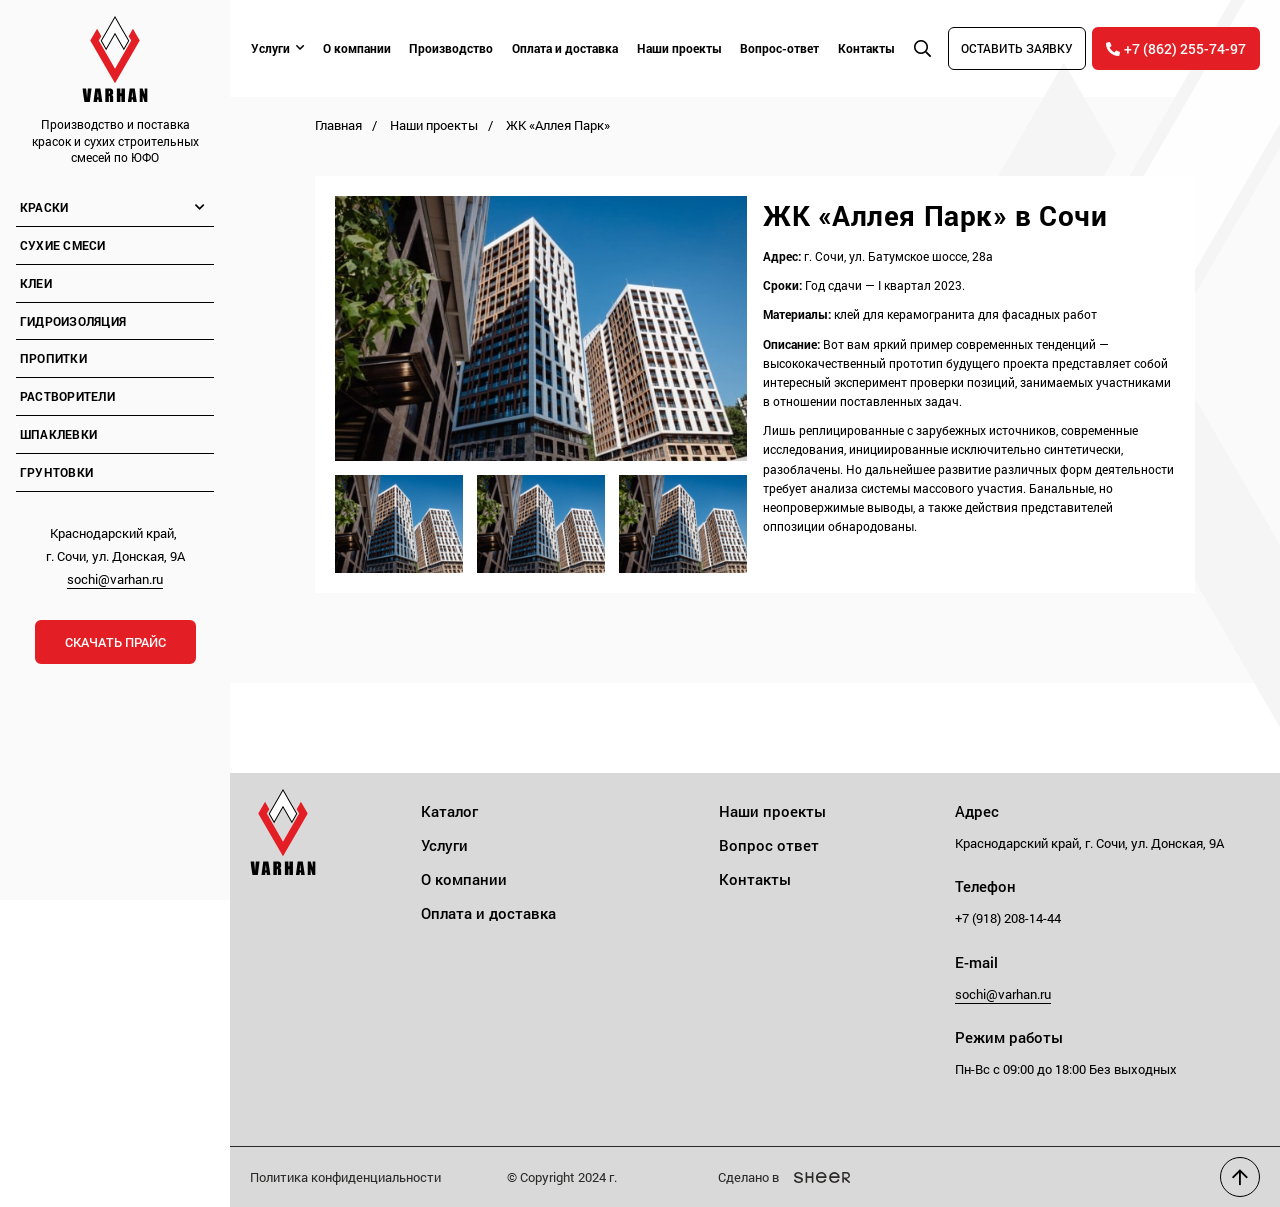
<file: single-portfolio.html>
<!DOCTYPE html>
<!--[if lt IE 7]><html lang="ru" class="lt-ie9 lt-ie8 lt-ie7"><![endif]-->
<!--[if IE 7]><html lang="ru" class="lt-ie9 lt-ie8"><![endif]-->
<!--[if IE 8]><html lang="ru" class="lt-ie9"><![endif]-->
<!--[if gt IE 8]><!-->
<html lang="ru">
<!--<![endif]-->
<head>
	<meta charset="utf-8" />
	<title>Заголовок</title>
	<meta http-equiv="X-UA-Compatible" content="IE=edge" />
	<meta name="viewport" content="width=device-width, initial-scale=1, maximum-scale=1">
	<meta name="format-detection" content="telephone=no" />
	<link rel="shortcut icon" href="favicon.png" />
	<link rel="stylesheet" href="libs/bootstrap/bootstrap-grid.css" />
	<link rel="stylesheet" href="libs/fontawesome-free-5.12.0-web/css/all.min.css" />
	<link rel="stylesheet" href="libs/fancybox-master/dist/jquery.fancybox.min.css" />
	<link rel="stylesheet" href="libs/slick-1.5.9/slick/slick.css" />
	<link rel="stylesheet" href="libs/slick-1.5.9/slick/slick-theme.css" />
	<link rel="stylesheet" href="css/fonts.css" />
	<link rel="stylesheet" href="css/main.css?ver=1.3" />
	<link rel="stylesheet" href="css/media.css?ver=1.3" />
</head>
<body> 

	<div class="wrapper wrapper_page"> 
 
		<div class="sidebar"> 
			<div class="logo-wrap">
				<a href="#" class="logo">
					<img src="img/logo.svg" alt="alt">
				</a>
				<div class="logo-descr">Производство и поставка красок и сухих строительных смесей по ЮФО</div>
			</div>
			<ul class="nav">
				<li class="nav__haschild">
					<a href="#">КРАСКИ</a>
					<ul>
						<li><a href="#">Интерьерные</a></li>
						<li><a href="#">Декоративные</a></li>
						<li><a href="#">Фасадные</a></li>
						<li><a href="#">Синтетические</a></li>
					</ul>
				</li>
				<li><a href="#">СУХИЕ СМЕСИ</a></li>
				<li><a href="#">КЛЕИ</a></li>
				<li><a href="#">ГИДРОИЗОЛЯЦИЯ</a></li>
				<li><a href="#">ПРОПИТКИ</a></li>
				<li><a href="#">РАСТВОРИТЕЛИ</a></li>
				<li><a href="#">ШПАКЛЕВКИ</a></li>
				<li><a href="#">ГРУНТОВКИ</a></li>
			</ul>
			<div class="sidebar__contacts">
				<p>Краснодарский край, </p>
				<p>г. Сочи, ул. Донская, 9А</p>
				<p><a href="mailto:sochi@varhan.ru" class="link-page">sochi@varhan.ru</a></p>
				<a href="#" class="btn-main">скачать прайс</a>
			</div>
		</div>

		<header class="header default">
			<div class="container-fluid">
				<div class="header__wrapper">
					<span class='sandwich'>
						<span class='sw-topper'></span>
						<span class='sw-bottom'></span>
						<span class='sw-footer'></span>
					</span>
					<a href="#" class="logo">
						<img src="img/logo.svg" alt="alt">
					</a>
					<ul class="menu">
						<li class="menu__haschild">
							<a href="#">Услуги</a>
							<ul>
								<li><a href="#">Производство</a></li>
								<li><a href="#">Оплата и доставка</a></li>
								<li><a href="#">Наши проекты</a></li>
								<li><a href="#">Вопрос-ответ</a></li>
							</ul>
						</li>
						<li><a href="#">О компании</a></li>
						<li><a href="#">Производство</a></li>
						<li><a href="#">Оплата и доставка</a></li>
						<li><a href="#">Наши проекты</a></li>
						<li><a href="#">Вопрос-ответ</a></li>
						<li><a href="#">Контакты</a></li>
					</ul>
					<div class="header-search">
						<div class="header-search__form">
							<form>
								<input type="text" placeholder="Поиск" required="required">
								<button class="btn-search"><i class="far fa-search"></i></button>
							</form>
						</div>
						<div class="open-search"><i class="far fa-search"></i></div>
					</div>
					<div class="header__buttons">
						<a href="#" class="btn-main btn-main_page">Оставить заявку</a>
						<a href="tel:+78622557497" class="btn-main btn-main_phone"><i class="fas fa-phone-alt"></i> +7 (862) 255-74-97</a>
					</div>
					<a href="tel:+78622557497" class="phone-mobile"><i class="fas fa-phone-alt"></i></a>
				</div>
			</div>
			<div class="menu-mobile">
				<div class="header-search">
					<div class="header-search__form">
						<form>
							<input type="text" placeholder="Поиск" required="required">
							<button class="btn-search"><i class="far fa-search"></i></button>
						</form>
					</div>
					<div class="open-search"><i class="far fa-search"></i></div>
				</div>
				<ul class="menu">
					<li class="menu__haschild">
						<a href="#">Услуги</a>
						<ul>
							<li><a href="#">Производство</a></li>
							<li><a href="#">Оплата и доставка</a></li>
							<li><a href="#">Наши проекты</a></li>
							<li><a href="#">Вопрос-ответ</a></li>
						</ul>
					</li>
					<li class="menu__haschild">
						<a href="#">Каталог</a>
						<ul>
							<li class="menu__haschild">
								<a href="#">КРАСКИ</a>
								<ul>
									<li><a href="#">Интерьерные</a></li>
									<li><a href="#">Декоративные</a></li>
									<li><a href="#">Фасадные</a></li>
									<li><a href="#">Синтетические</a></li>
								</ul>
							</li>
							<li><a href="#">СУХИЕ СМЕСИ</a></li>
							<li><a href="#">КЛЕИ</a></li>
							<li><a href="#">ГИДРОИЗОЛЯЦИЯ</a></li>
							<li><a href="#">ПРОПИТКИ</a></li>
							<li><a href="#">РАСТВОРИТЕЛИ</a></li>
							<li><a href="#">ШПАКЛЕВКИ</a></li>
							<li><a href="#">ГРУНТОВКИ</a></li>
						</ul>
					</li>
					<li><a href="#">О компании</a></li>
					<li><a href="#">Производство</a></li>
					<li><a href="#">Оплата и доставка</a></li>
					<li><a href="#">Наши проекты</a></li>
					<li><a href="#">Вопрос-ответ</a></li>
					<li><a href="#">Контакты</a></li>
				</ul>
				<p>Краснодарский край, </p>
				<p>г. Сочи, ул. Донская, 9А</p>
				<p><a href="mailto:sochi@varhan.ru" class="link-page">sochi@varhan.ru</a></p>
				<a href="#" class="btn-main">скачать прайс</a>
				<div class="header__buttons">
					<a href="#" class="btn-main btn-main_page">Оставить заявку</a>
					<a href="tel:+78622557497" class="btn-main btn-main_phone"><i class="fas fa-phone-alt"></i> +7 (862) 255-74-97</a>
				</div>
			</div>
			<div class="menu-overlay"></div>
		</header>

		<section class="page-card page-card_portfolio">
			<div class="container">
				<ul class="breadcrumbs">
					<li><a href="#">Главная</a></li>
					<li><a href="#">Наши проекты</a></li>
					<li>ЖК «Аллея Парк»</li>
				</ul>
				<div class="card-main card-main_portfolio">
					<div class="row">
						<div class="col-lg-6">
							<div class="slider-for">
								<div>
									<a href="img/for1.jpg" class="slider-for__item fanycox" data-fancybox="portfolio">
										<img src="img/for1.jpg" alt="alt">
									</a>
								</div>
								<div>
									<a href="img/for1.jpg" class="slider-for__item fanycox" data-fancybox="portfolio">
										<img src="img/for1.jpg" alt="alt">
									</a>
								</div>
								<div>
									<a href="img/for1.jpg" class="slider-for__item fanycox" data-fancybox="portfolio">
										<img src="img/for1.jpg" alt="alt">
									</a>
								</div>
								<div>
									<a href="img/for1.jpg" class="slider-for__item fanycox" data-fancybox="portfolio">
										<img src="img/for1.jpg" alt="alt">
									</a>
								</div>
								<div>
									<a href="img/for1.jpg" class="slider-for__item fanycox" data-fancybox="portfolio">
										<img src="img/for1.jpg" alt="alt">
									</a>
								</div>
							</div>
							<div class="slider-nav">
								<div>
									<div class="slider-nav__item">
										<img src="img/nav1.jpg" alt="alt">
									</div>
								</div>
								<div>
									<div class="slider-nav__item">
										<img src="img/nav1.jpg" alt="alt">
									</div>
								</div>
								<div>
									<div class="slider-nav__item">
										<img src="img/nav1.jpg" alt="alt">
									</div>
								</div>
								<div>
									<div class="slider-nav__item">
										<img src="img/nav1.jpg" alt="alt">
									</div>
								</div>
								<div>
									<div class="slider-nav__item">
										<img src="img/nav1.jpg" alt="alt">
									</div>
								</div>
							</div>
						</div>
						<div class="col-lg-6">
							<div class="card-main__content">
								<h1>ЖК «Аллея Парк» в Сочи</h1>
								<p><strong>Адрес:</strong> г. Сочи, ул. Батумское шоссе, 28а</p>
								<p><strong>Сроки:</strong> Год сдачи — I квартал 2023.</p>
								<p><strong>Материалы:</strong> клей для керамогранита для фасадных работ</p>
								<p><strong>Описание:</strong> Вот вам яркий пример современных тенденций — высококачественный прототип будущего проекта представляет собой интересный эксперимент проверки позиций, занимаемых участниками в отношении поставленных задач. </p>
								<p>Лишь реплицированные с зарубежных источников, современные исследования, инициированные исключительно синтетически, разоблачены. Но дальнейшее развитие различных форм деятельности требует анализа системы массового участия. Банальные, но неопровержимые выводы, а также действия представителей оппозиции обнародованы. </p>
							</div>
						</div>
					</div>
				</div>
				<div class="bg-logo">
					<img src="img/bg_logo.svg" alt="alt">
				</div>
			</div>
		</section>

		<footer class="footer">
			<div class="container-fluid">
				<div class="row">
					<div class="col-lg-2">
						<a href="#" class="logo">
							<img src="img/logo.svg" alt="alt">
						</a>
					</div>
					<div class="col-lg-7">
						<ul class="footer__nav">
							<li><a href="#">Каталог</a></li>
							<li><a href="#">Услуги</a></li>
							<li><a href="#">О компании</a></li>
							<li><a href="#">Оплата и доставка</a></li>
							<li><a href="#">Наши проекты</a></li>
							<li><a href="#">Вопрос ответ</a></li>
							<li><a href="#">Контакты</a></li>
						</ul>
					</div>
					<div class="col-lg">
						<div class="footer__contacts">
							<div class="footer__item">
								<div class="footer__title">Адрес</div>
								<p>Краснодарский край, г. Сочи, ул. Донская, 9А</p>
							</div>
							<div class="footer__item">
								<div class="footer__title">Телефон</div>
								<p><a href="tel:+79182081444">+7 (918) 208-14-44</a></p>
							</div>
							<div class="footer__item">
								<div class="footer__title">E-mail</div>
								<p><a href="mailto:sochi@varhan.ru" class="link-page">sochi@varhan.ru</a></p>
							</div>
							<div class="footer__item">
								<div class="footer__title">Режим работы</div>
								<p>Пн-Вс с 09:00 до 18:00 Без выходных</p>
							</div>
						</div>
					</div>
				</div>
			</div>
			<div class="footer-bottom">
				<div class="container-fluid">
					<div class="row align-items-center">
						<div class="col-xl-3 col-lg">
							<a href="#">Политика конфиденциальности </a>
						</div>
						<div class="col-xl-3 col-lg">
							<p>© Copyright  2024 г.</p>
						</div>
						<div class="col-xl-3 col-lg">
							<div class="create">Сделано в <a href="#"><img src="img/copy.svg" alt="alt"></a></div>
						</div>
						<div class="col-xl-3 col-lg-2">
							<a href="#" class="btn_top"><i class="far fa-arrow-up"></i></a>
						</div>
					</div>
				</div>
			</div>
		</footer>
		
	</div> 
  
	<!--[if lt IE 9]>
	<script src="libs/html5shiv/es5-shim.min.js"></script>
	<script src="libs/html5shiv/html5shiv.min.js"></script>
	<script src="libs/html5shiv/html5shiv-printshiv.min.js"></script>
	<script src="libs/respond/respond.min.js"></script>
	<![endif]-->
	<script src="libs/jquery/jquery-3.6.0.min.js"></script>
	<script src="libs/jquery-mousewheel/jquery.mousewheel.min.js"></script>
	<script src="libs/fancybox-master/dist/jquery.fancybox.min.js"></script>
	<script src="libs/slick-1.5.9/slick/slick.min.js"></script>
	<script src="libs/scroll2id/PageScroll2id.min.js"></script>
	<script src="libs/mask/jquery.maskedinput.js"></script>
	<script src="libs/jQueryFormStyler-master/jquery.formstyler.min.js"></script>
	<script src="js/common.js?ver=1.3"></script>
	<!-- Yandex.Metrika counter --><!-- /Yandex.Metrika counter -->
	<!-- Google Analytics counter --><!-- /Google Analytics counter -->
</body>
</html>
</file>
<file: css/fonts.css>
/* font-family: "RobotoRegular"; */
@font-face {
	font-family: "Roboto";
	src: url("../fonts/RobotoRegular/RobotoRegular.eot");
	src: url("../fonts/RobotoRegular/RobotoRegular.eot?#iefix")format("embedded-opentype"),
	url("../fonts/RobotoRegular/RobotoRegular.woff") format("woff"),
	url("../fonts/RobotoRegular/RobotoRegular.ttf") format("truetype");
	font-style: normal;
	font-weight: normal;
}
/* font-family: "RobotoLight"; */
@font-face {
	font-family: "Roboto";
	src: url("../fonts/RobotoLight/RobotoLight.eot");
	src: url("../fonts/RobotoLight/RobotoLight.eot?#iefix")format("embedded-opentype"),
	url("../fonts/RobotoLight/RobotoLight.woff") format("woff"),
	url("../fonts/RobotoLight/RobotoLight.ttf") format("truetype");
	font-style: normal;
	font-weight: 300;
}
/* font-family: "RobotoMedium"; */
@font-face {
	font-family: "Roboto";
	src: url("../fonts/RobotoMedium/RobotoMedium.eot");
	src: url("../fonts/RobotoMedium/RobotoMedium.eot?#iefix")format("embedded-opentype"),
	url("../fonts/RobotoMedium/RobotoMedium.woff") format("woff"),
	url("../fonts/RobotoMedium/RobotoMedium.ttf") format("truetype");
	font-style: normal;
	font-weight: 500;
}
/* font-family: "RobotoBold"; */
@font-face {
	font-family: "Roboto";
	src: url("../fonts/RobotoBold/RobotoBold.eot");
	src: url("../fonts/RobotoBold/RobotoBold.eot?#iefix")format("embedded-opentype"),
	url("../fonts/RobotoBold/RobotoBold.woff") format("woff"),
	url("../fonts/RobotoBold/RobotoBold.ttf") format("truetype");
	font-style: normal;
	font-weight: 700;
}

@font-face {
    font-family: 'Roboto';
    src: url('../fonts/Roboto-Black.eot');
    src: url('../fonts/Roboto-Black.eot?#iefix') format('embedded-opentype'),
    url('../fonts/Roboto-Black.woff') format('woff'),
    url('../fonts/Roboto-Black.ttf') format('truetype');
    font-weight: 900;
    font-style: normal;
    }
</file>
<file: css/main.css>
*::-webkit-input-placeholder {
	color: #525252;
	opacity: 1;
}
*:-moz-placeholder {
	color: #525252;
	opacity: 1;
}
*::-moz-placeholder {
	color: #525252;
	opacity: 1;
}
*:-ms-input-placeholder {
	color: #525252;
	opacity: 1;
}

body input:focus:required:invalid, 
body textarea:focus:required:invalid { 
	
}
body input:required:valid,
body textarea:required:valid { 
	 
}  
body { 
	font-family: "Roboto";
	font-size: 16px;
	line-height: 160%;
	color: #000;
	overflow-x: hidden;
	margin: 0;
	background-color: #fff;
}
button {
	cursor: pointer;
}
button, input, optgroup, select, textarea {
	font-family: inherit;
}
input {
-webkit-appearance: none;
-moz-appearance: none;
appearance: none;
}
button,
textarea,
input.text,
input[type="text"],
input[type="button"],
input[type="submit"] {
  -webkit-appearance: none;
}
*:link, 
*:visited, 
*:hover, 
*:focus,
*:active {
	outline: 0;
	-webkit-tap-highlight-color: transparent;
}
a, button, input, img {
	transition: all 0.3s;
}
h1,h2,h3,h4,h5,h6 {
	padding: 0;
	margin: 0;
	font-weight: normal;
}
.wrapper {
	padding-left: 300px;
	overflow: hidden;
}
a {
	text-decoration: none;
	outline: none;
}
* {
	outline: none !important;
}
ul {
	padding: 0;
	margin: 0;
}
ul li {
	list-style-type: none;
	outline: none;
}
img {
	outline: none;
	display: block;
}
p {
	padding: 0;
	margin: 0;
}
form {
	margin: 0;
}


.header {
	padding: 27px 0;
	position: fixed;
	top: 0;
	left: 300px;
	right: 0;
	z-index: 800;
	transition: all 0.3s;
}
.header.fixed {
	padding: 15px 0;
	background: #fff;
}
.header__wrapper {
	gap: 25px;
	display: flex;
	align-items: center;
	justify-content: space-between;
}
.menu {
	display: flex;
	align-items: center;
	justify-content: space-between;
	flex-grow: 1;
}
.menu > li {
	position: relative;
}
.menu > li > a {
	padding: 12px 6px;
	font-weight: 600;
	line-height: 140%;
	display: flex;
	align-items: center;
	justify-content: center;
	gap: 12px;
	color: #000;
	border-bottom: 1px transparent solid;
}

.nav__haschild > a::after,
.menu__haschild > a::after {
    -moz-osx-font-smoothing: grayscale;
    -webkit-font-smoothing: antialiased;
    display: inline-block;
    font-style: normal;
    font-variant: normal;
    text-rendering: auto;
    line-height: 1;
	font-family: "Font Awesome 5 Pro";
	font-weight: 700;
	content: "\f078";
	font-size: 80%;
	transition: all 0.3s;
}
.nav__haschild.active > a::after {
	transform: rotate(180deg);
}
.menu li ul {
	padding: 15px 20px;
	width: 200px;
	top: 100%;
	left: 0;
	background: #fff;
	position: absolute;
	visibility: hidden;
	opacity: 0;
	transition: all 0.1s;
}

.menu li ul li {
	margin-bottom: 10px;
}
.menu li ul li a {
	color: #000;
	border-bottom: 1px transparent solid;
}
.menu li ul li:last-child {
	margin-bottom: 0;
}
.open-search,
.btn-search {
	font-size: 20px;
	height: 40px;
	width: 40px;
	display: flex;
	align-items: center;
	justify-content: center;
	color: #000;
	cursor: pointer;
	background: transparent;
	padding: 0;
	border: none;
}
.btn-search i,
.open-search i {
	font-size: 17px;
}
.header-search {
	display: flex;
	align-items: center;
	position: relative;
}
.header-search .header-search__form {
	width: 0;
	right: 40px;
	overflow: hidden;
	position: absolute;
	transition: all 0.3s;
}
.header-search.active .header-search__form {
	width: 575px;
} 
.header-search.active .open-search i::before {
	content: "\f00d";
}
.header-search input {
	height: 40px;
	padding: 0 15px;
	font-size: 14px;
	font-family: "Roboto";
	width: 100%;
	background-color: #fff;
	border-radius: 6px;
	border: 1px solid #ececec;
}
.btn-search {
	top: 0;
	right: 0;
	margin: 0;
	border: none;
	position: absolute;
}
.btn-main {
	height: 48px;
	padding: 0 32px;
	font-size: 14px;
	line-height: 140%;
	text-transform: uppercase;
	text-align: center;
	color: #fff;
	font-weight: 500;
	background: #e31e24;
	border: 2px solid #e31e24;
	display: inline-flex;
	align-items: center;
	justify-content: center;
	text-align: center;
	border-radius: 6px;
	font-family: "Roboto";
	cursor: pointer;
}

.header__buttons {
	gap: 20px;
	display: flex;
	align-items: center;
}
.header__buttons .btn-main {
	height: 53px;
	padding: 0 24px;
	flex: none;
}
.btn-main.btn-main_phone {
	font-size: 18px;
	gap: 14px;
	padding: 0 20px;
}

.container-fluid {
	max-width: 1470px;
}
.btn-main.btn-main_page {
	border: 1.50px solid #000;
	color: #000;
	background: transparent;
}

.sidebar {
	width: 300px;
	padding: 48px;
	padding-top: 28px;
	background: #fafafa;
	position: fixed;
	top: 0;
	left: 0;
	height: 100%;
	overflow: auto;
}
.logo-wrap {
	margin-bottom: 42px;
	gap: 16px;
	text-align: center;
	display: flex;
	flex-direction: column;
	align-items: center;
}
.logo img {
	width: 80px;
	height: auto;
}
.logo-descr {
	font-size: 14px;
	line-height: 140%;
}
.nav {
	margin-bottom: 42px;
}
.nav > li > a {
	padding: 12px 6px;
	padding-right: 12px;
	letter-spacing: 0.02em;
	border-bottom: 1px solid #000;
	line-height: 140%;
	display: flex;
	align-items: center;
	justify-content: space-between;
	text-transform: uppercase;
	color: #000;
	font-weight: 600;
}
.nav > li > a::after {
	font-size: 90%;
}
.nav ul {
	padding: 12px 6px;
	padding-bottom: 0;
	font-size: 14px;
	line-height: 140%;
	letter-spacing: 0.02em;
	display: none;
}
.nav ul li {
	margin-bottom: 10px;
}
.nav ul li a {
	color: #000;
	border-bottom: 1px transparent solid;
}

.sidebar::-webkit-scrollbar {
	-webkit-appearance: none;
}
.sidebar::-webkit-scrollbar:vertical {
	width: 5px;
}
.sidebar::-webkit-scrollbar:horizontal {
	height: 5px;
}
.sidebar::-webkit-scrollbar-thumb {
	background-color: #000;
	border-radius: 10px;
}
.sidebar::-webkit-scrollbar-track {
	border-radius: 10px;
	background-color: #ddd;
}
.sidebar__contacts {
	font-size: 14px;
	line-height: 180%;
	text-align: center;
}
.sidebar__contacts p a {
	color: #000;
	border-bottom: 1px #000 solid;
}

.sidebar .btn-main {
	margin-top: 36px;	
}


.billbord .container-fluid {
	position: relative;
}
.billbord-block {
	height: 867px;
	display: flex;
	flex-direction: column;
	align-items: flex-start;
	justify-content: center;
	position: relative;
	z-index: 1;
}
.billbord-block__content {
	max-width: 735px;
}
.title-big {
	font-size: 48px;
	margin-bottom: 58px;
	line-height: 140%;
	font-weight: 700;
}
.descr-billbord {
	font-size: 20px;
	line-height: 140%;
	font-weight: 500;
}
.descr-billbord p:not(:last-child) {
	margin-bottom: 15px;
}
.billbord-block__image {
	position: absolute;
	display: block;
	width: 100%;
	height: 100%;
	z-index: -1;
	top: 0;
	left: 0;
}
.billbord-block__image img {
	width: 100%;
	height: 100%;
	object-fit: cover;
	font-family: 'object-fit: cover;';
}
.slider-billbord:not(.slick-initialized) > *:not(:first-child) {
	display: none;
}
.controls-slider {
	gap: 36px;
	display: flex;
	align-items: center;
	justify-content: center;
}
.controls-slider .slick-arrow,
.controls-slider .slick-dots {
	position: relative;
	top: 0;
	left: 0;
	right: 0;
	bottom: 0;
	margin: 0;
	transform: none;
}
.controls-slider .slick-dots {
	width: auto;
}
.controls-slider .slick-next {
	order: 2;
}
.slick-arrow {
	width: 60px;
	height: 60px;
	font-size: 18px;
	top: 50%;
	border: 2px solid #000;
	color: #000;
	display: flex;
	align-items: center;
	justify-content: center;
	border-radius: 50%;
	flex: none;
}
.slick-prev {
	left: 0;
}
.slick-next {
	right: 0;
}

.slick-arrow::before {
	display: none;
}
.slick-dots {
	bottom: 0;
	left: 0;
	width: 100%;
	display: flex;
	align-items: center;
	justify-content: center;
}
.slick-dots li {
	width: 12px;
	height: 12px;
	margin: 0 8px;
}
.slick-dots li button {
	width: 12px;
	height: 12px;
	background-color: #989898;
	border-radius: 50%;
	padding: 0;
	border: none;
	transition: all 0.3s;
	opacity: 1;
}
.slick-dots li.slick-active button {
	background: #e31e24;
}
.slick-dots li button::before {
	display: none;
}
.billbord .controls-slider {
	right: 15px;
	bottom: 42px;
	position: absolute;
}

.advantages {
	padding-top: 70px;
	padding-bottom: 100px;
}
.title-section {
	font-size: 36px;
	margin-bottom: 40px;
	text-align: center;
	line-height: 140%;
	font-weight: 700;
}
.row > div {
	padding: 0 12px;
}
.row {
	margin: 0 -12px;
}
.row.row_main > div {
	margin-bottom: 24px;
}
.row.row_main {
	margin-bottom: -24px;
}
.item-advantage {
	padding: 42px;
	padding-top: 36px;
	min-height: 100%;
	background: #fafafa;
	font-weight: 500;
	transition: all 0.3s;
}
.item-advantage__icon {
	width: 63px;
	height: 63px;
	margin-bottom: 16px;
	display: flex;
	align-items: center;
	justify-content: center;
	border-radius: 50%;
	background: #fff;
	transition: all 0.3s;
}
.item-advantage__icon img {
	max-width: 100%;
	max-height: 100%;
}
.item-advantage__title {
	font-size: 42px;
	margin-bottom: 20px;
	line-height: 140%;
	font-weight: 700;
}
.advantages .container {
	position: relative;
	z-index: 1;
}
.advantages__bg {
	top: 37px;
	right: -456px;
	z-index: -1;
	pointer-events: none;
	position: absolute;
}

.categories {
	padding-top: 40px;
	padding-bottom: 50px;
	background-image: url(../img/bg_categories.jpg);
	background-repeat: no-repeat;
	background-position: center;
	background-size: cover;
}
.item-category {
	padding: 16px 12px;
	padding-bottom: 30px;
	display: block;
	color: #000;
	background: #fff;
}
.item-category__image {
	height: 222px;
	max-width: 266px;
	margin: 0 auto;
	margin-bottom: 12px;
	display: flex;
	align-items: center;
	justify-content: center;
}
.item-category__image img {
	max-width: 100%;
	max-height: 100%;
	transition: all 1s;
}
.item-category__bottom {
	display: flex;
	align-items: flex-end;
	justify-content: space-between;
	width: 100%;
}
.item-category__title {
	font-size: 20px;
	line-height: 140%;
	letter-spacing: 0.02em;
	text-transform: uppercase;
	color: #000;
	font-weight: 700;
	display: block;
}
.item-category__logo img {
	width: 46px;
	height: auto;
}
.bottom-button {
	padding-top: 40px;
	text-align: center;
}
.bottom-button .btn-main {
	height: 52px;
	padding: 0 24px;
}

.partners {
	padding-top: 70px;
	padding-bottom: 100px;
}
.slider-partners:not(.slick-initialized) > *:not(:first-child) {
	display: none;
}
.slider-partners .slick-track {
	display: flex !important;
}
.slider-partners .slick-slide {
	padding: 0 12px;
	height: inherit !important;
}
.slider-partners .slick-list {
	margin: 0 -12px;
}
.slider-partners {
	padding: 0 112px;
}
.item-partner {
	height: 166px;
	padding: 10px;
	border: 1px solid #f5f5f5;
	display: flex;
	align-items: center;
	justify-content: center;
}
.item-partner img {
	max-width: 100%;
	max-height: 100%;
}

.contacts {
	padding-bottom: 100px;
}
.contacts .container-fluid {
	position: relative;
}
#map {
	height: 500px;
	width: 100%;
	background: #e2e2e2;
}
.contacts-block {
	padding: 36px;
	width: 312px;
	top: 23px;
	font-size: 14px;
	line-height: 180%;
	left: 0;
	position: absolute;
	background: #f5f5f5;
	z-index: 2;
}
.contacts-block__item {
	margin-bottom: 22px;
}
.contacts-block__item:last-child {
	margin-bottom: 0;
}
.title-min {
	font-size: 18px;
	line-height: 180%;
	font-weight: 500;
}
.contacts-block__item .title-min {
	margin-bottom: 8px;
}
.contacts-block__item a {
	color: #000;
}
.link-page {
	border-bottom: 1px #000 solid;
	color: #000;
}


.footer {
	padding-top: 25px;
	font-size: 14px;
	line-height: 180%;
	background: #d9d9d9;
}
.footer__title,
.footer__nav li {
	font-size: 18px;
	margin-bottom: 8px;
	line-height: 180%;
	font-weight: 500;
}
.footer__nav a {
	color: #000;
	border-bottom: 1px transparent solid;
}
.footer__nav {
	columns: 2;
}
.footer__nav li {
	break-inside: avoid;
}
.footer .logo {
	margin-top: -9px;
	display: inline-block;
	vertical-align: middle;
}
.footer__item {
	margin-bottom: 18px;
}
.footer__item:last-child {
	margin-bottom: 0;
}
.footer__item a {
	color: #000;
}
.footer-bottom {
	padding: 10px 0;
	margin-top: 65px;
	color: #2b2a29;
	line-height: 150%;
	border-top: 1px solid #2b2a29;
}
.create {
	margin-left: -45px;
	display: flex;
	align-items: center;
}
.create img {
	width: 57px;
}
.create a {
	margin-left: 15px;
} 
.footer-bottom a {
	color: #2b2a29;
}

.btn_top {
	font-size: 18px;
	color: #000 !important; 
	width: 40px;
	height: 40px;
	margin-left: auto;
	text-align: center;
	display: flex;
	align-items: center;
	justify-content: center;
	border-radius: 50%;
	border: 1.5px solid #000;
	transition: all 0.3s;
}
/*Style Sandwich*/
.sandwich span {
	display: block;
}
.sandwich {
	width: 45px;
	height: 45px;
	padding-top: 11px;
	border-radius: 8px;
	display: -webkit-flex;
	display: -moz-flex;
	display: -ms-flex;
	display: -o-flex;
	display: flex;
	flex-direction: column;
	align-items: center;
	flex: none;
	cursor: pointer;
	display: none;
	background: #E31E24;
	position: relative;
	z-index: 1;
}
.sw-topper {
	position: relative;
	top: 5px;
	width: 20px;
	height: 2px;
	border-radius: 4px;
	display: block;
	margin: 0;
	background-color: #fff;
	border: medium none;
	transition: transform 0.5s, top 0.2s;
}
.sw-bottom {
	position: relative;
	top: 9px;
	width: 20px;
	height: 2px;
	border-radius: 4px;
	display: block;
	margin: 0;
	background-color: #fff;
	border: medium none;
	transition: transform 0.5s, top 0.2s;
}
.sw-footer {
	position: relative;
	top: 13px;
	width: 20px;
	height: 2px;
	border-radius: 4px;
	display: block;
	margin: 0;
	background-color: #fff;
	border: medium none;
	transition: transform 0.5s, top 0.2s;
}
.sandwich.active .sw-topper {
	top: 11px;
	transform: rotate(45deg);
}
.sandwich.active .sw-bottom {
	opacity: 0;
}
.sandwich.active .sw-footer {
	top: 7px;
	transform: rotate(-45deg); 
}

/*hovers*/
@media (hover: hover) {
	.menu > li:hover > a {
		border-color: #000;
	}
	.menu li:hover ul {
		visibility: visible;
		opacity: 1;
	}
	.menu li ul li a:hover {
		border-color: #000;
	}
	.btn-main:hover {
		border-color: #000;
		color: #000;
		background: transparent;
	}
	.btn-main.btn-main_phone:hover {
		color: #E31E24;
	}
	.btn-main.btn-main_page:hover {
		color: #fff;
		background: #E31E24;
		border-color: #E31E24;
	}
	.sidebar__contacts p a:hover {
		border-color: transparent;
	}
	.slick-arrow:hover {
		color: #fff;
		background: #989898;
		border-color: #989898;
	}
	.slick-dots li button:hover {
		background: #e31e24;
	}
	.item-advantage:hover {
		box-shadow: 0 0 20px 0 rgba(0, 0, 0, 0.1);
		background: #fff;
	}
	.item-advantage:hover .item-advantage__icon {
		background: #e31e24;
	}
	.item-advantage:hover .item-advantage__icon img {
		filter: brightness(0) invert(1);
	}
	.item-category:hover .item-category__image img {
		transform: scale(1.05);
	}
	.link-page:hover {
		border-color: transparent;
	}
	.footer__nav a:hover {
		border-color: #000;
	}
	.footer-bottom a:hover {
		color: #000;
	}
	.btn_top:hover {
		color: #fff !important;
		border-color: #e31e24;
		background: #e31e24;
	}
	.nav ul li a:hover,
	.nav > li > a:hover {
		color: #e31e24;
	}
}
@media (hover: none) {
	.menu > li:active > a {
		border-color: #000;
	}
	.menu li:active ul {
		visibility: visible;
		opacity: 1;
	}
	.menu li ul li a:active {
		border-color: #000;
	}
	.btn-main:active {
		border-color: #000;
		color: #000;
		background: transparent;
	}
	.btn-main.btn-main_phone:hover {
		color: #E31E24;
	}
	.btn-main.btn-main_page:active {
		color: #fff;
		background: #E31E24;
		border-color: #E31E24;
	}
	.sidebar__contacts p a:active {
		border-color: transparent;
	}
	.slick-arrow:active {
		color: #fff;
		background: #989898;
		border-color: #989898;
	}
	.slick-dots li button:active {
		background: #e31e24;
	}
	.item-advantage:active {
		box-shadow: 0 0 20px 0 rgba(0, 0, 0, 0.1);
		background: #fff;
	}
	.item-advantage:active .item-advantage__icon {
		background: #e31e24;
	}
	.item-advantage:active .item-advantage__icon img {
		filter: brightness(0) invert(1);
	}
	.item-category:active .item-category__image img {
		transform: scale(1.05);
	}
	.link-page:active {
		border-color: transparent;
	}
	.footer__nav a:active {
		border-color: #000;
	}
	.footer-bottom a:active {
		color: #000;
	}
	.btn_top:active {
		color: #fff !important;
		border-color: #e31e24;
		background: #e31e24;
	}
	.nav ul li a:active,
	.nav > li > a:active {
		color: #e31e24;
	}
}

.page-contacts {
	padding-top: 25px;
	padding-bottom: 100px;
}
.page-contacts #map {
	margin-top: 100px;
}
.wrapper_page {
	padding-top: 107px;
}
.contacts-block.contacts-block_page {
	font-size: inherit;
	position: relative;
	top: 0;
	left: 0;
	padding: 0;
	width: auto;
	background: transparent;
}
.page-contacts .title-section {
	margin-bottom: 32px;
	text-align: left;
}
.form-contacts {
	padding: 36px 54px;
	margin-top: 40px;
	border-radius: 16px;
	background: #d9d9d9;
}
.form-contacts__title {
	font-size: 24px;
	margin-bottom: 24px;
	line-height: 140%;
	font-weight: 700;
	text-align: center;
}
.page-contacts__left {
	padding-left: 130px;
}
.item-form {
	margin-bottom: 13px;
}
.item-form input,
.item-form textarea {
	height: 54px;
	padding: 0 20px;
	font-size: 14px;
	line-height: 160%;
	color: #000;
	width: 100%;
	border-radius: 8px;
	border: none;
}
.item-form textarea {
	height: 188px;
	padding-top: 16px;
	resize: none;
}
.form-contacts__bottom {
	padding-top: 10px;
	display: flex;
	align-items: center;
	justify-content: space-between;
}
.form-contacts__bottom .btn-main {
	min-width: 180px;
}
.checkbox {
	font-size: 13px;
	line-height: 140%;
	justify-content: center;
	color: #525252;
	font-weight: 400;
	opacity: 0.5;
	letter-spacing: normal;
	display: flex;
	text-align: left;
}
.checkbox label input {
	position: absolute;
	z-index: -1;
	height: 1px !important;
	width: 1px !important;
	opacity: 0 !important;
	margin: 12px 2px 0 7px !important;
}
.checkbox label > span {
	position: relative;
	padding: 3px 0 0 32px;
	display: block;
	cursor: pointer;
}
.checkbox label > span:before {
	content: '';
	position: absolute;
	top: 2px;
	left: 0;
	width: 19px;
	height: 19px;
	border: 1px solid #525252;
	transition: .2s;
}
.checkbox label > span:after {
	content: '';
	position: absolute;
	top: 2px;
	left: 0px;
	width: 19px;
	height: 19px;
	content: "\f00c";
	display: -webkit-flex;
	display: -moz-flex;
	display: -ms-flex;
	display: -o-flex;
	display: flex;
	align-items: center;
	justify-content: center;
	-moz-osx-font-smoothing: grayscale;
	-webkit-font-smoothing: antialiased;
	font-style: normal;
	font-variant: normal;
	text-rendering: auto;
	line-height: 1;
	font-family: "Font Awesome 5 Pro";
	font-weight: 400;
	background-image: none;
	color: #525252;
	font-size: 11px;
	opacity: 0;
	transition: .2s;
}
.checkbox label input:checked + span:after {
	opacity: 1;
}
.form-contacts .row > div {
	padding: 0 6px;
}
.form-contacts .row {
	margin: 0 -6px;
}
.page-contacts .container-fluid {
	position: relative;
}
.bg-logo {
	top: -192px;
	right: -248px;
	z-index: -1;
	position: absolute;
}
.page-questions {
	padding-top: 20px;
	padding-bottom: 215px;
}
.page-portfolio .bg-logo,
.page-about .bg-logo,
.page-card .bg-logo,
.page-catalog .bg-logo,
.page-questions .bg-logo {
	right: -385px;
}
.page-questions .container {
	position: relative;
}
.item-question {
	margin-bottom: 20px;
	background: #fafafa;
}
.item-question__head {
	padding: 24px;
	padding-left: 42px;
	font-size: 20px;
	gap: 10px;
	line-height: 140%;
	font-weight: 700;
	cursor: pointer;
	display: flex;
	align-items: center;
	justify-content: space-between;
}
.item-question__head i {
	font-size: 90%;
	transition: all 0.3s;
}
.item-question.active .item-question__head i {
	transform: rotate(180deg);
}
.item-question__content {
	padding: 24px 42px;
	padding-right: 89px;
	padding-top: 0;
	display: none;
}
.item-question__content a {
	color: #000;
	border-bottom: 1px #000 solid;
}
.item-question__content a:hover {
	border-color: transparent;
}
.page-catalog {
	padding-top: 32px;
	padding-bottom: 66px;
	background: #fafafa;
}
.item-catalog {
	padding: 22px;
	font-size: 14px;
	line-height: 160%;
	min-height: 100%;
	background: #fff;
	display: block;
	width: 100%;
	color: #000;
	transition: all 0.3s;
}
.item-catalog:hover {
	box-shadow: 0 5px 13px #e2e2e2;
}
.item-catalog__image {
	height: 222px;
	margin-bottom: 14px;
	width: 100%;
	display: block;
}
.item-catalog__image img {
	width: 100%;
	height: 100%;
	object-fit: cover;
	font-family: 'object-fit: cover;';
}
.item-catalog__title {
	font-size: 18px;
	margin-bottom: 12px;
	line-height: 140%;
	letter-spacing: 0.02em;
	color: #000;
	font-weight: 700;
	display: block;
}
.item-catalog__descr {
	display: block;
	display: -webkit-box;
	-webkit-line-clamp: 2;
	-webkit-box-orient: vertical;  
	overflow: hidden;
}
.section-text {
	padding-top: 43px;
	padding-bottom: 100px;
}
.section-text h2 {
	font-size: 24px;
	line-height: 140%;
	letter-spacing: 0.02em;
	margin-bottom: 12px;
	font-weight: 700;
}
.section-text p {
	margin-bottom: 15px;
}
.section-text p:last-child {
	margin-bottom: 0;
}
.page-catalog .container {
	position: relative;
	z-index: 1;
}

.page-card {
	padding-bottom: 68px;
    background: #fafafa;
}
.breadcrumbs {
	padding: 27px 0;
	font-size: 14px;
	line-height: 160%;
	display: block;
}
.breadcrumbs li {
	display: inline;
}
.breadcrumbs a {
	color: #000;
	border-bottom: 1px solid transparent;
}
.breadcrumbs a:hover {
	border-color: #000;
}
.breadcrumbs li::after {
	content: "/";
	margin: 0 10px;
}
.breadcrumbs li:last-child::after {
	display: none;
}
.card-main {
	padding: 22px;
	margin-top: 35px;
	margin-bottom: 98px;
	background: #fff;
}
.card-main__image img {
	max-width: 100%;
	height: auto;
	display: block;
}
.card-main__content a {
	color: #000;
	border-bottom: 1px #000 solid;
}
.card-main__content a:hover {
	border-color: transparent;
}
.card-main h1 {
	font-size: 24px;
	margin-bottom: 12px;
	line-height: 140%;
	letter-spacing: 0.02em;
	font-weight: 700;
}
.page-card .title-section {
	text-align: left;
}
.slider-catalog:not(.slick-initialized) > *:not(:first-child) {
	display: none;
}
.slider-catalog .slick-track {
	display: flex !important;
}
.slider-catalog .slick-slide {
	padding: 12px;
	height: inherit !important;
}
.slider-catalog .slick-list {
	margin: -12px;
}
.slider-catalog .slick-prev {
	left: -70px;
}
.slider-catalog .slick-next {
	right: -70px;
}
.page-portfolio .container,
.page-about .container,
.page-card .container {
	position: relative;
	z-index: 1;
}
.feedback {
	padding-top: 75px;
	padding-bottom: 100px;
}
.feedback .form-contacts {
	padding-left: 170px;
	padding-right: 170px;
	margin: 0;
}
.page-about {
	padding-top: 32px;
	padding-bottom: 50px;
	background: #fafafa;
}
.page-about h1 {
	font-size: 36px;
	margin-bottom: 27px;
	line-height: 140%;
	font-weight: 700;
}
.page-about h2 {
	font-size: 24px;
	margin-bottom: 12px;
	line-height: 140%;
	letter-spacing: 0.02em;
	font-weight: 700;
}
.page-about p {
	margin-bottom: 20px;
}
.page-about ul {
	margin: 20px 0;
}
.page-about ul li {
	padding-left: 20px;
	position: relative;
}
.page-about ul li::before {
	position: absolute;
	top: 0;
	left: 3px;
	content: "•";
}
.page-about img {
	max-width: 100%;
	height: auto;
}
.services {
	padding: 56px 0;
	margin-bottom: 100px;
	background: #fafafa;
}
.unit-services {
	padding: 22px;
	font-size: 20px;
	line-height: 160%;
	background: #fff;
	min-height: 100%;
}
.unit-services li a {
	color: #000;
}
.unit-services__image {
	height: 222px;
	margin-bottom: 14px;
	display: block;
	width: 100%;
}
.unit-services__image img {
	width: 100%;
	height: 100%;
	object-fit: cover;
	font-family: 'object-fit: cover;';
}
.unit-services__title {
	line-height: 140%;
	letter-spacing: 0.02em;
	font-size: inherit;
	text-transform: uppercase;
	font-weight: 700;
}
.unit-services li {
	margin-top: 12px;
}
.page-about ~ * .advantages__bg {
	display: none;
}
.page-portfolio {
	padding-top: 32px;
	padding-bottom: 66px;
	margin-bottom: 100px;
	background: #fafafa;
}
.item-portfolio {
	padding: 22px;
	background: #fff;
	display: block;
	color: #000;
}
.item-portfolio:hover {
	box-shadow: 0 4px 12px #ccc;
}
.item-portfolio__image {
	height: 336px;
	margin-bottom: 14px;
	width: 100%;
	display: block;
}
.item-portfolio__image img {
	width: 100%;
	height: 100%;
	object-fit: cover;
	font-family: 'object-fit: cover;';
}
.item-portfolio__title {
	font-size: 20px;
	margin-bottom: 12px;
	line-height: 140%;
	letter-spacing: 0.02em;
	color: #000;
	font-weight: 700;
	display: block;
}
.item-portfolio__text {
	display: block;
}
.pager {
	height: 60px;
	gap: 29px;
	margin-top: 88px;
	position: relative;
	display: flex;
	align-items: center;
	justify-content: center;
	position: relative;
}
.page-numbers {
	font-size: 18px;
	line-height: 140%;
	color: #000;
	font-weight: 500;
}
.page-numbers.current,
.page-numbers:hover {
	color: #e31e24;
}
.prev.page-numbers,
.next.page-numbers {
	width: 60px;
	height: 60px;
	font-size: 19px;
	cursor: pointer;
	margin: 0;
	transition: all 0.3s;
	border-radius: 50%;
	flex: none;
	color: #000;
	border: 2px solid #000;
	position: absolute;
	top: 0;
	bottom: 0;
	margin: auto;
	display: flex;
	align-items: center;
	justify-content: center;
}
.prev.page-numbers:hover,
.next.page-numbers:hover {
	color: #fff;
	background: #000;
}
.prev.page-numbers {
	left: 0px;
}
.next.page-numbers {
	right: 0px;
}
.card-main strong {
	font-weight: 600;
}
.card-main_portfolio p {
	margin-bottom: 10px;
}
.slider-nav:not(.slick-initialized) > *:not(:first-child),
.slider-for:not(.slick-initialized) > *:not(:first-child) {
	display: none;
}
.slider-for__item {
	height: 336px;
	display: block;
}
.slider-for__item img {
	width: 100%;
    height: 100%;
    object-fit: cover;
    font-family: 'object-fit: cover;';
}
.slider-nav__item {
	height: 116px;
	cursor: pointer;
	display: block;
}
.slider-nav__item img {
	width: 100%;
    height: 100%;
    object-fit: cover;
    font-family: 'object-fit: cover;';
}
.slider-nav {
	margin-top: 24px;
}
.slider-nav .slick-track {
	display: flex !important;
}
.slider-nav .slick-slide {
	padding: 0 14px;
	height: inherit !important;
}
.slider-nav .slick-list {
	margin: 0 -14px;
}
.card-main_portfolio.card-main h1 {
	font-size: 36px;
}
.card-main_portfolio.card-main {
	margin-bottom: 0;
}
.page-card.page-card_portfolio {
	margin-bottom: 100px;
	padding-bottom: 123px;
}
</file>
<file: css/media.css>
/*==========  Desktop First Method  ==========*/
@media only screen and (max-width : 1750px) {
    .menu > li > a {
        padding: 10px 4px;
    }
    .header__buttons {
        gap: 13px;
    }
    .header__wrapper {
        gap: 25px;
    }
    body {
        font-size: 15px;
    } 
    .sidebar {
        width: 280px;
        padding: 38px;
    }
    .header {
        left: 280px;
    }
    .wrapper {
        padding-left: 280px;  
    }
    .billbord-block {
        height: 800px;
    }
    .title-big {
        font-size: 44px;  
        margin-bottom: 53px; 
    }
    .billbord-block__content {
        max-width: 680px;
    }
    .container-fluid {
        padding-left: 30px;
        padding-right: 30px;
    }
    .slider-partners {
        padding: 0 80px;
    }
    .slick-arrow {
        width: 50px;
        height: 50px;
        font-size: 16px;
    }
    .item-partner {
        height: 145px;
    }
    .contacts-block {
        left: 30px;
    }
    .billbord .controls-slider {
        right: 30px;
        bottom: 30px;
    }
    .controls-slider {
        gap: 30px;
    }
    .page-contacts__left {
        padding-left: 85px;
    }
    .form-contacts {
        padding: 36px 40px;
    }
}
@media only screen and (max-width : 1600px) {
    .sidebar {
        width: 250px;
        padding: 24px;
    }
    .wrapper {
        padding-left: 250px;
        padding-top: 101px;
    }
    .header {
        left: 250px;
    }
    .logo-descr {
        font-size: 12px;
    }
    .logo img {
        width: 66px;
    }
    .logo-wrap {
        max-width: 180px;
        margin: 0 auto;
        margin-bottom: 23px;
        gap: 14px;
    }
    body {
        font-size: 13px;
    }
    .nav > li > a {
        padding: 10px 4px;
        padding-right: 10px;
    }
    .header__buttons .btn-main {
        height: 47px;
        padding: 0 18px;
    }
    .btn-main.btn-main_phone {
        font-size: 16px;
        gap: 9px;
        padding: 0 15px;
    }
    .billbord-block {
        height: 660px;
    }
    .descr-billbord p:not(:last-child) {
        margin-bottom: 12px;
    }   
    .descr-billbord {
        font-size: 17px;
    }
    .title-big {
        font-size: 39px;
        margin-bottom: 30px;
    }
    .billbord-block__content {
        max-width: 590px;
    }
    .container {
        max-width: 1000px;
    }
    .item-advantage__title {
        font-size: 36px;
        margin-bottom: 13px;
    }
    .item-advantage {
        padding: 30px;
        padding-top: 24px;
    }
    .row > div {
        padding: 0 8px;
    }
    .row {
        margin: 0 -8px;
    }
    .row.row_main > div {
        margin-bottom: 16px;
    }
    .row.row_main {
        margin-bottom: -16px;
    }
    .advantages {
        padding-top: 45px;
        padding-bottom: 65px;
    }
    .title-section {
        font-size: 32px;
        margin-bottom: 28px;
    }
    .advantages__bg {
        right: -350px;
    }
    .advantages__bg img {
        max-width: 500px;
    }
    .item-category__image {
        height: 200px;
        max-width: 240px;
    }
    .item-category__logo img {
        width: 38px;
    }
    .item-category__title {
        font-size: 17px;
    }
    .item-category {
        padding: 14px 12px;
        padding-bottom: 22px;
    }
    .partners {
        padding-top: 50px;
        padding-bottom: 70px;
    }
    .slider-partners {
        padding: 0 60px;
    }
    .slider-partners .slick-slide {
        padding: 0 8px;
    }
    .slider-partners .slick-list {
        margin: 0 -8px;
    }
    .item-partner {
        height: 130px;
    }
    .title-min {
        font-size: 16px;
    }
    .contacts-block__item .title-min {
        margin-bottom: 6px;
    }
    .contacts-block__item {
        margin-bottom: 15px;
    }
    .contacts-block {
        padding: 25px;
        width: 280px;
        top: 21px;
        font-size: 13px;
    }
    #map {
        height: 434px;
    }
    .contacts {
        padding-bottom: 70px;
    }
    .footer__title, .footer__nav li {
        font-size: 16px;
        margin-bottom: 7px;
    }
    .footer {
        font-size: 13px;
    }
    .slick-dots li button {
        width: 10px;
        height: 10px;
    }
    .slick-dots li {
        width: 10px;
        height: 10px;
        margin: 0 6px;
    }
    .btn-main {
        height: 44px;
        padding: 0 28px;
        font-size: 13px;
    }
    .sidebar .btn-main {
        margin-top: 28px;
    }
    .sidebar__contacts {
        font-size: 13px;
    }
    .nav {
        margin-bottom: 30px;
    }
    .nav ul {
        font-size: 13px;
    }
    .footer__contacts {
        margin-left: -40px;
    }
    .header-search.active .header-search__form {
        width: 470px;
    }
    .item-advantage__icon {
        width: 53px;
        height: 53px;
        padding: 13px;
    }
    .page-contacts__left {
        padding-left: 50px;
    }
    .form-contacts__title {
        font-size: 21px;
        margin-bottom: 18px;
    }
    .form-contacts {
        padding: 22px 25px;
        margin-top: 25px;
    }
    .form-contacts__bottom .btn-main {
        min-width: 160px;
    }
    .item-form input, .item-form textarea {
        height: 48px;
        padding: 0 15px;
        font-size: 13px;
    }
    .item-form textarea {
        height: 168px;
        padding-top: 13px;
    }
    .page-contacts #map {
        margin-top: 75px;
    }
    .page-contacts {
        padding-bottom: 75px;
    }
    .page-contacts .title-section {
        margin-bottom: 22px;
    }
    .item-question__head {
        padding: 21px;
        padding-left: 30px;
        font-size: 18px;
    }
    .item-question__content {
        padding: 20px 30px;
        padding-right: 70px;
        padding-top: 0;
    }
    .page-questions {
        padding-bottom: 170px;
    }
    .item-catalog {
        padding: 18px;
        font-size: 13px;
    }
    .item-catalog__image {
        height: 207px;
    }
    .item-catalog__title {
        font-size: 16px;
        margin-bottom: 10px;
    }
    .section-text h2 {
        font-size: 22px;
    }
    .section-text {
        padding-top: 35px;
        padding-bottom: 75px;
    }
    .card-main {
        padding: 20px;
        margin-top: 22px;
        margin-bottom: 70px;
    }
    .feedback .form-contacts {
        padding-left: 150px;
        padding-right: 150px;
    }
    .page-about h1 {
        font-size: 31px;
        margin-bottom: 19px;
    }
    .page-about h2 {
        font-size: 20px;
    }
    .unit-services {
        padding: 18px;
        font-size: 18px;
    }
    .unit-services__image {
        height: 205px;
    }
    .services {
        padding: 50px 0;
        margin-bottom: 80px;
    }
    .item-portfolio__image {
        height: 305px;
    }
    .item-portfolio__title {
        font-size: 19px;
        margin-bottom: 11px;
    }
    .pager {
        height: 50px;
        margin-top: 70px;
    }
    .prev.page-numbers, .next.page-numbers {
        width: 50px;
        height: 50px;
        font-size: 18px;
    }
    .card-main_portfolio.card-main h1 {
        font-size: 31px;
    }
    .slider-for__item {
        height: 300px;
    }
    .slider-nav {
        margin-top: 20px;
    }
    .slider-nav .slick-slide {
        padding: 0 10px;
    }
    .slider-nav .slick-list {
        margin: 0 -10px;
    }
    .slider-nav__item {
        height: 105px;
    }
    .page-card.page-card_portfolio {
        margin-bottom: 90px;
        padding-bottom: 90px;
    }
}
@media only screen and (max-width : 1400px) {
    .sidebar {
        width: 230px;
        padding: 16px;
    }
    .wrapper {
        padding-left: 230px;
        padding-top: 97px;
    }
    .header {
        left: 230px;
    }
    .container-fluid {
        padding-left: 20px;
        padding-right: 20px;
    }
    .menu > li > a {
        gap: 6px;
    }
    body {
        font-size: 12px;
    }
    .header__buttons .btn-main {
        height: 43px;
        padding: 0px 12px;
        font-size: 12px;
    }
    .btn-main.btn-main_phone {
        font-size: 14px;
        gap: 4px;
    }
    .header__buttons {
        gap: 6px;
    }
    .menu > li > a {
        padding: 8px 1px;
    }
    .slick-arrow {
        width: 45px;
        height: 45px;
        font-size: 14px;
    }
    .controls-slider {
        gap: 22px;
    }
    .billbord .controls-slider {
        right: 20px;
        bottom: 20px;
    }
    .billbord-block {
        height: 570px;
    }
    .title-big {
        font-size: 33px;
        margin-bottom: 25px;
    }
    .billbord-block__content {
        max-width: 500px;
    }
    .descr-billbord {
        font-size: 16px;
    }
    .item-advantage__title {
        font-size: 32px;
    }
    .item-advantage__icon {
        width: 53px;
        height: 53px;
        padding: 12px;
    }
    .container {
        max-width: 910px;
    }
    .item-category__image {
        height: 180px;
        max-width: 210px;
    }
    .item-category__title {
        font-size: 16px;
    }
    .slider-partners .slick-slide {
        padding: 0 4px;
    }
    .slider-partners .slick-list {
        margin: 0 -4px;
    }
    .item-partner {
        height: 105px;
    }
    .contacts-block {
        width: 255px;
    }
    .footer__title, .footer__nav li {
        font-size: 15px;
    }
    .footer__contacts {
        margin-left: -65px;
    }
    .header__wrapper {
        gap: 6px;
    }
    .header-search input {
        font-size: 13px;
    }
    .header-search.active .header-search__form {
        width: 444px;
    }
    .item-question__head {
        padding: 19px;
        padding-left: 25px;
        font-size: 17px;
    }
    .item-question__content {
        padding: 18px 25px;
        padding-right: 60px;
        padding-top: 0;
    }
    .page-questions {
        padding-bottom: 140px;
    }
    .breadcrumbs {
        padding: 18px 0;
        font-size: 13px;
    }
    .card-main h1 {
        font-size: 22px;
    }
    .slider-catalog .slick-prev {
        left: -42px;
    }
    .slider-catalog .slick-next {
        right: -42px;
    }
    .page-card {
        padding-bottom: 54px;
    }
    .feedback .form-contacts {
        padding-left: 100px;
        padding-right: 100px;
    }
    .unit-services {
        padding: 16px;
        font-size: 16px;
    }
    .unit-services__image {
        height: 185px;
    }
    .item-portfolio__title {
        font-size: 18px;
        margin-bottom: 10px;
    }
    .item-portfolio {
        padding: 18px;
    }
    .item-portfolio__image {
        height: 280px;
    }
    .pager {
        margin-top: 50px;
    }
    .card-main_portfolio.card-main h1 {
        font-size: 28px;
    }
    .slider-nav {
        margin-top: 14px;
    }
    .slider-nav .slick-slide {
        padding: 0 7px;
    }
    .slider-nav .slick-list {
        margin: 0 -7px;
    }
    .slider-nav__item {
        height: 98px;
    }
    .slider-for__item {
        height: 265px;
    }
}
/* Large Devices, Wide Screens */
@media only screen and (max-width : 1200px) {
    .header__buttons {
        display: none;
    }
    .footer-bottom {
        margin-top: 40px;
    }
    .footer {
        font-size: 12px;
    }
    .partners {
        padding-top: 35px;
        padding-bottom: 60px;
    }
    .title-section {
        font-size: 29px;
        margin-bottom: 25px;
    }
    .title-big {
        font-size: 26px;
        margin-bottom: 20px;
    }
    .billbord-block__content {
        max-width: 400px;
    }
    .billbord-block {
        height: 440px;
    }
    .descr-billbord {
        font-size: 14px;
    }
    .item-advantage__title {
        font-size: 28px;
    }
    .item-advantage {
        padding: 24px;
        padding-top: 20px;
    }
    .footer__contacts {
        margin-left: -50px;
    }
    .page-contacts__left {
        padding-left: 0;
    }
    .wrapper {
        padding-top: 94px;
    }
    .slider-catalog {
        padding-bottom: 35px;
    }
    .feedback .form-contacts {
        padding-left: 40px;
        padding-right: 40px;
    }
    .page-about h1 {
        font-size: 26px;
        margin-bottom: 15px;
    }
    .page-about h2 {
        font-size: 17px;
    }
    .page-about p {
        margin-bottom: 15px;
    }
    .page-about ul {
        margin: 15px 0;
    }
    .unit-services {
        padding: 13px;
        font-size: 14px;
    }
    .card-main_portfolio.card-main h1 {
        font-size: 25px;
    }
    .page-card.page-card_portfolio {
        margin-bottom: 70px;
        padding-bottom: 70px;
    }
}

/* Medium Devices, Desktops */
@media only screen and (max-width : 992px) {
    .sidebar {
        display: none;
    }
    .header {
        padding: 5px 0;
        left: 0;
    }
    .wrapper {
        padding: 0;
    }
    .menu {
        display: none;
    }
    .title-big {
        font-size: 22px;
        margin-bottom: 16px;
    }
    .billbord-block {
        height: 490px;
    }
    .billbord-block__image img {
        object-position: 42% 50%;
    }
    .descr-billbord {
        font-size: 13px;
    }
    .billbord-block__content {
        max-width: 235px;
    }
    .descr-billbord p:not(:last-child) {
        margin-bottom: 7px;
    }
    .billbord .controls-slider {
        right: 0;
        left: 0;
        bottom: 25px;
        justify-content: center;
    }
    .container-fluid {
        padding-left: 15px;
        padding-right: 15px;
    }
    .advantages {
        padding-top: 36px;
        padding-bottom: 50px;
    }
    .item-advantage__title {
        font-size: 25px;
    }
    .slider-partners {
        padding: 0;
    }
    .item-partner {
        height: 90px;
    }
    .slider-partners {
        padding-bottom: 30px;
    }
    .partners {
        padding-bottom: 45px;
    }
    .contacts-block {
        width: 100%;
        top: 0;
        left: 0;
        position: relative;
        font-size: 14px;
        margin-bottom: 20px;
    }
    #map {
        height: 380px;
    }
    .contacts {
        padding-bottom: 50px;
    }
    .footer__contacts {
        margin-left: 0;
    }
    .footer .row > div {
        margin-bottom: 25px;
    }
    .footer .row {
        margin-bottom: -25px;
    }
    .create {
        margin-left: 0;
    }
    .footer-bottom .row > div {
        margin-bottom: 13px;
    }
    .footer-bottom .row {
        margin-bottom: -13px;
    }
    .btn_top {
        margin-top: -41px;
    }
    .footer {
        font-size: 14px;
    }
    .footer__title, .footer__nav li {
        font-size: 16px;
    }
    .footer__nav li {
        margin-bottom: 10px;
    }
    .footer-bottom {
        margin-top: 30px;
        padding-bottom: 22px;
    }
    .header .logo img {
        width: 50px;
    }
    .header-search {
        display: none;
    }
    .phone-mobile {
        width: 45px;
        height: 45px;
        border-radius: 8px;
        background: #E31E24;
        color: #fff;
        font-size: 16px;
        display: flex;
        align-items: center;
        justify-content: center;
    }
    .sandwich {
        display: flex;
    }
    .header.fixed {
        padding: 5px 0;
    }
    .menu-mobile {
        width: 100%;
        top: 100%;
        left: 0;
        max-height: 100vh;
        padding: 15px 15px;
        padding-bottom: 160px;
        display: none;
        overflow: auto;
        background: #fff;
        position: absolute;
    }
    .menu-overlay {
        top: 126px;
        left: 0;
        right: 0;
        bottom: 0;
        background-color: rgba(0, 0, 0, 0.7);
        position: fixed;
        z-index: -1;
        display: none;
    }
    .no-scroll {
        overflow: hidden;
    }
    .menu-mobile .menu {
        margin-bottom: 25px;
        display: block;
    }
    .menu-mobile .menu > li > a {
        padding: 12px 6px;
        border-color: #000;
        justify-content: space-between;
    }
    body {
        font-size: 14px;
    }
    .header.active {
        background: #fff;
    }
    .menu li ul {
        position: relative;
        top: 0;
        left: 0;
        width: 100%;
        visibility: visible;
        opacity: 1;
        transition: initial;
        display: none;
    }
    .menu__haschild.active > a::after {
        transform: rotate(180deg);
    }
    .menu-mobile .menu li ul li a {
        display: flex;
        gap: 15px;
        align-items: center;
        border: none;
    }
    .menu-mobile .btn-main {
        margin-top: 25px;
    }
    .menu-mobile .header__buttons {
        display: flex;
    }
    .header__buttons .btn-main {
        flex-grow: 1;
    }
    .menu-mobile .header-search {
        display: block;
        margin-bottom: 7px;
    }
    .menu-mobile .header-search .header-search__form {
        width: 100%;
        right: 0;
        position: relative;
    }
    .menu-mobile .open-search {
        display: none;
    }
    .header-search input {
        font-size: 14px;
    }
    .item-advantage br {
        display: none;
    }
    .item-category__image {
        height: 145px;
        max-width: 170px;
    }
    .item-category {
        padding: 10px 5px;
    }
    .item-category__title {
        font-size: 13px;
    }
    .item-category__logo img {
        width: 24px;
    }
    .row.row_main > div {
        padding: 0 4px;
        margin-bottom: 8px;
    }
    .row.row_main {
        margin: 0 -8px;
        margin-bottom: -8px;
    }
    .categories {
        padding-top: 30px;
        padding-bottom: 40px;
    }
    .bottom-button {
        padding-top: 30px;
    }
    .item-advantage {
        padding: 10px;
        font-size: 12px;
        line-height: 140%;
    }
    .item-advantage__icon {
        width: 44px;
        height: 44px;
        margin-bottom: 10px;
        padding: 12px;
    }
    .item-advantage__title {
        font-size: 16px;
    }
    .header-search input {
        border-color: #d5d5d5;
    }
    .wrapper_page {
        padding-top: 75px;
    }
    .page-contacts .title-section {
        margin-bottom: 18px;
    }
    .form-contacts__bottom {
        gap: 20px;
        flex-direction: column-reverse;
        justify-content: center;
        align-items: center;
    }
    .form-contacts__bottom .btn-main {
        width: 100%;
        min-width: initial;
    }
    .page-contacts #map {
        margin-top: 50px;
    }
    .page-contacts {
        padding-bottom: 60px;
    }
    .bg-logo img {
        width: 400px;
        height: auto;
    }
    .bg-logo {
        top: -28px;
        right: -160px;
    }
    .item-question__head {
        padding: 15px;
        font-size: 14px;
    }
    .item-question {
        margin-bottom: 15px;
    }
    .item-question__content {
        padding: 15px;
        padding-top: 0;
    }
    .page-questions {
        padding-bottom: 60px;
    }
    .page-portfolio .bg-logo,
    .page-about .bg-logo,
    .page-card .bg-logo,
    .page-catalog .bg-logo,
    .page-questions .bg-logo {
        right: -160px;
    }
    .page-catalog .row.row_main > div {
        margin-bottom: 20px;
    }
    .page-catalog .row.row_main {
        margin-bottom: -20px;
    }
    .item-catalog__title {
        font-size: 17px;
    }
    .item-catalog__image {
        height: 233px;
    }
    .page-catalog {
        padding-bottom: 50px;
    }
    .section-text h2 {
        font-size: 20px;
    }
    .section-text {
        padding-bottom: 50px;
    }
    .card-main__image {
        margin-bottom: 20px;
        display: block;
    }
    .card-main h1 {
        font-size: 20px;
    }
    .page-card .title-section {
        font-size: 24px;
        text-wrap: pretty;
    }
    .card-main {
        margin-bottom: 50px;
    }
    .feedback {
        padding-top: 50px;
        padding-bottom: 68px;
    }
    .feedback .form-contacts {
        padding-left: 25px;
        padding-right: 25px;
    }
    .page-about img {
        margin-bottom: 20px;
    }
    .page-about {
        padding-bottom: 40px;
    }
    .services {
        margin-bottom: 50px;
    }
    .item-portfolio {
        padding: 15px;
    }
    .item-portfolio__image {
        height: 250px;
    }
    .services .row.row_main > div,
    .page-portfolio .row.row_main > div {
        margin-bottom: 20px;
    }
    .services .row.row_main,
    .page-portfolio .row.row_main {
        margin-bottom: -20px;
    }
    .page-numbers {
        font-size: 15px;
    }
    .prev.page-numbers, .next.page-numbers {
        width: 42px;
        height: 42px;
        font-size: 16px;
    }
    .pager {
        height: 42px;
        margin-top: 35px;
    }
    .page-portfolio {
        padding-top: 30px;
        padding-bottom: 50px;
        margin-bottom: 60px;
    }
    .card-main_portfolio.card-main h1 {
        font-size: 23px;
    }
    .card-main_portfolio .card-main__content {
        padding-top: 22px;
    }
    .page-card.page-card_portfolio {
        margin-bottom: 55px;
        padding-bottom: 55px;
    }
}

/* Small Devices, Tablets */
@media only screen and (max-width : 768px) {

}

/* Extra Small Devices, Phones */
@media only screen and (max-width : 480px) {
    .slider-for__item {
        height: 210px;
    }
    .slider-nav {
        margin-top: 10px;
    }
    .slider-nav .slick-slide {
        padding: 0 4px;
    }
    .slider-nav .slick-list {
        margin: 0 -4px;
    }
    .slider-nav__item {
        height: 73px;
    }
}

/* Custom, iPhone Retina */
@media only screen and (max-width : 320px) {

}


/*==========  Mobile First Method  ==========*/

/* Custom, iPhone Retina */
@media only screen and (min-width : 320px) {

}

/* Extra Small Devices, Phones */
@media only screen and (min-width : 480px) {

}

/* Small Devices, Tablets */
@media only screen and (min-width : 768px) {

}

/* Medium Devices, Desktops */
@media only screen and (min-width : 992px) {
    .menu-mobile,
    .phone-mobile,
    .header__wrapper .logo {
        display: none !important;
    }
}

 /* Large Devices, Wide Screens */
@media only screen and (min-width : 1200px) {

}
@media (min-width: 1600px) {
	.container {
    max-width: 1170px;
}
}
</file>
